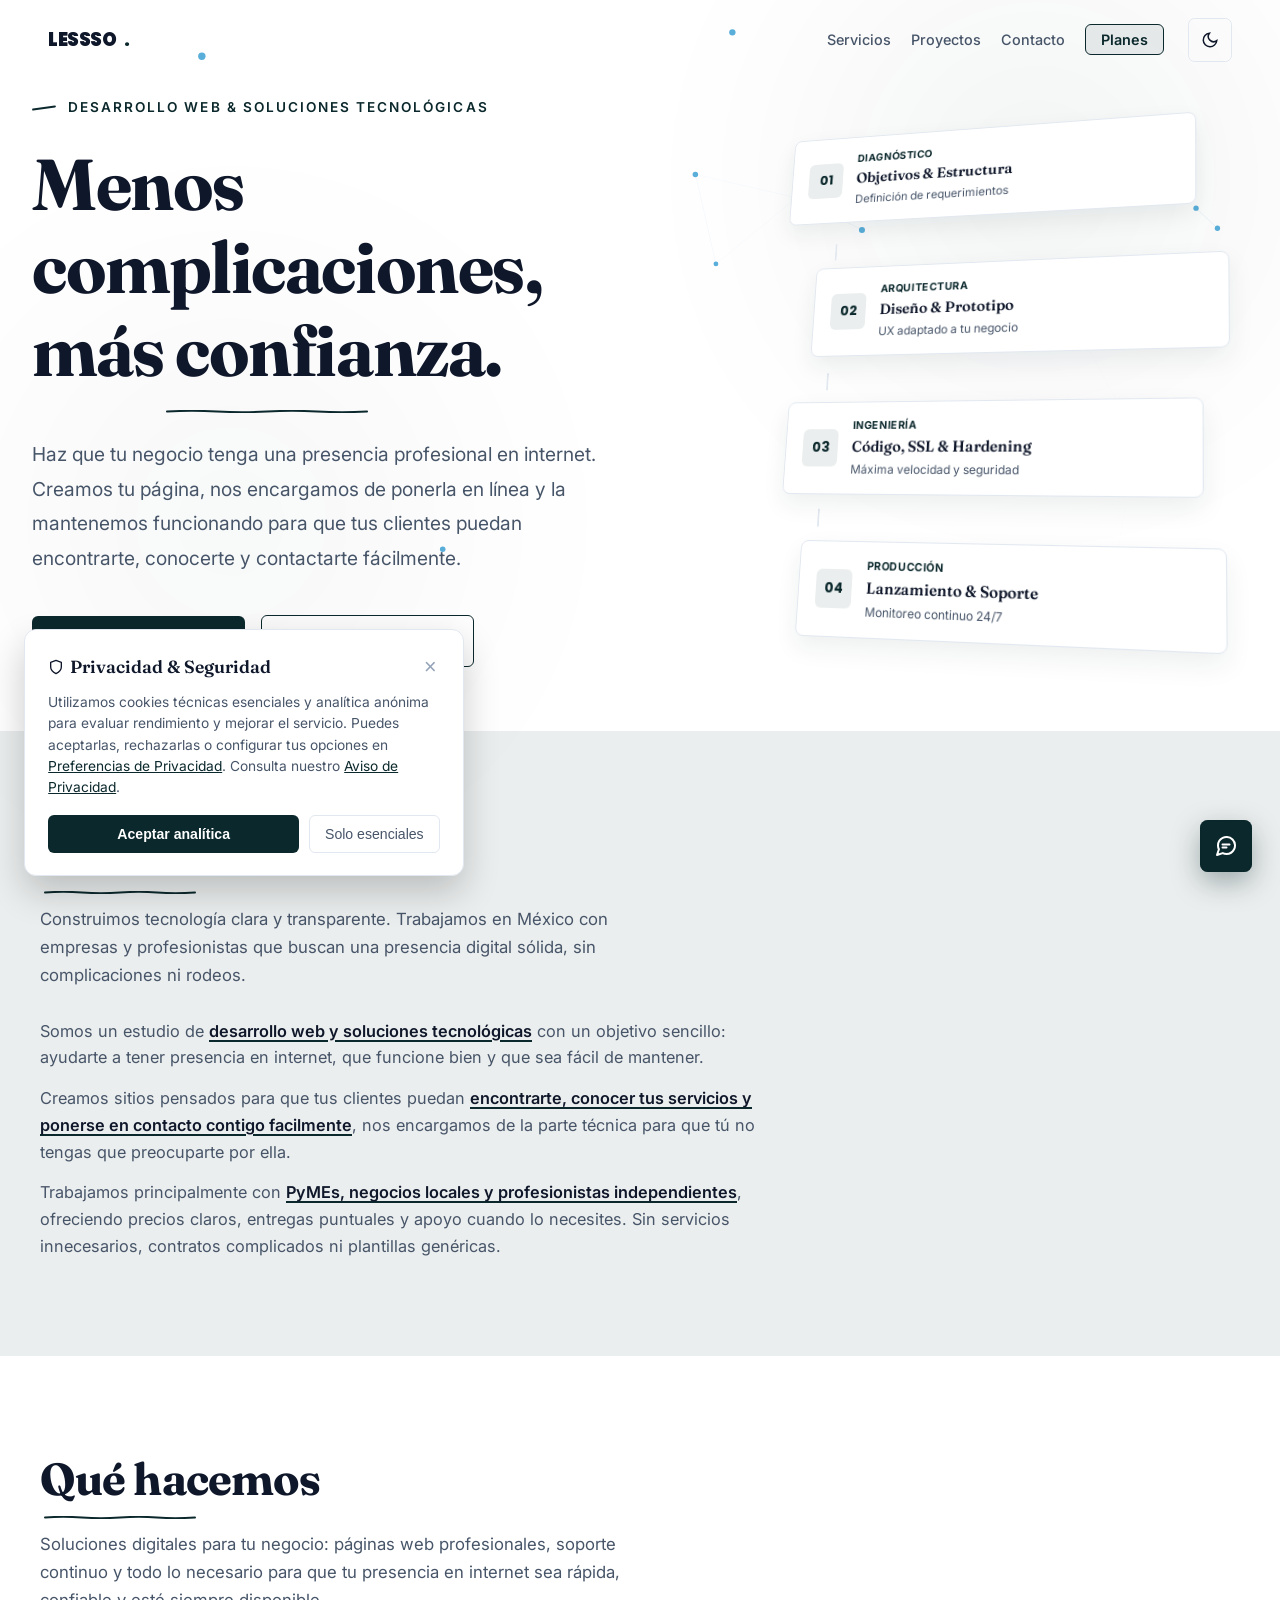
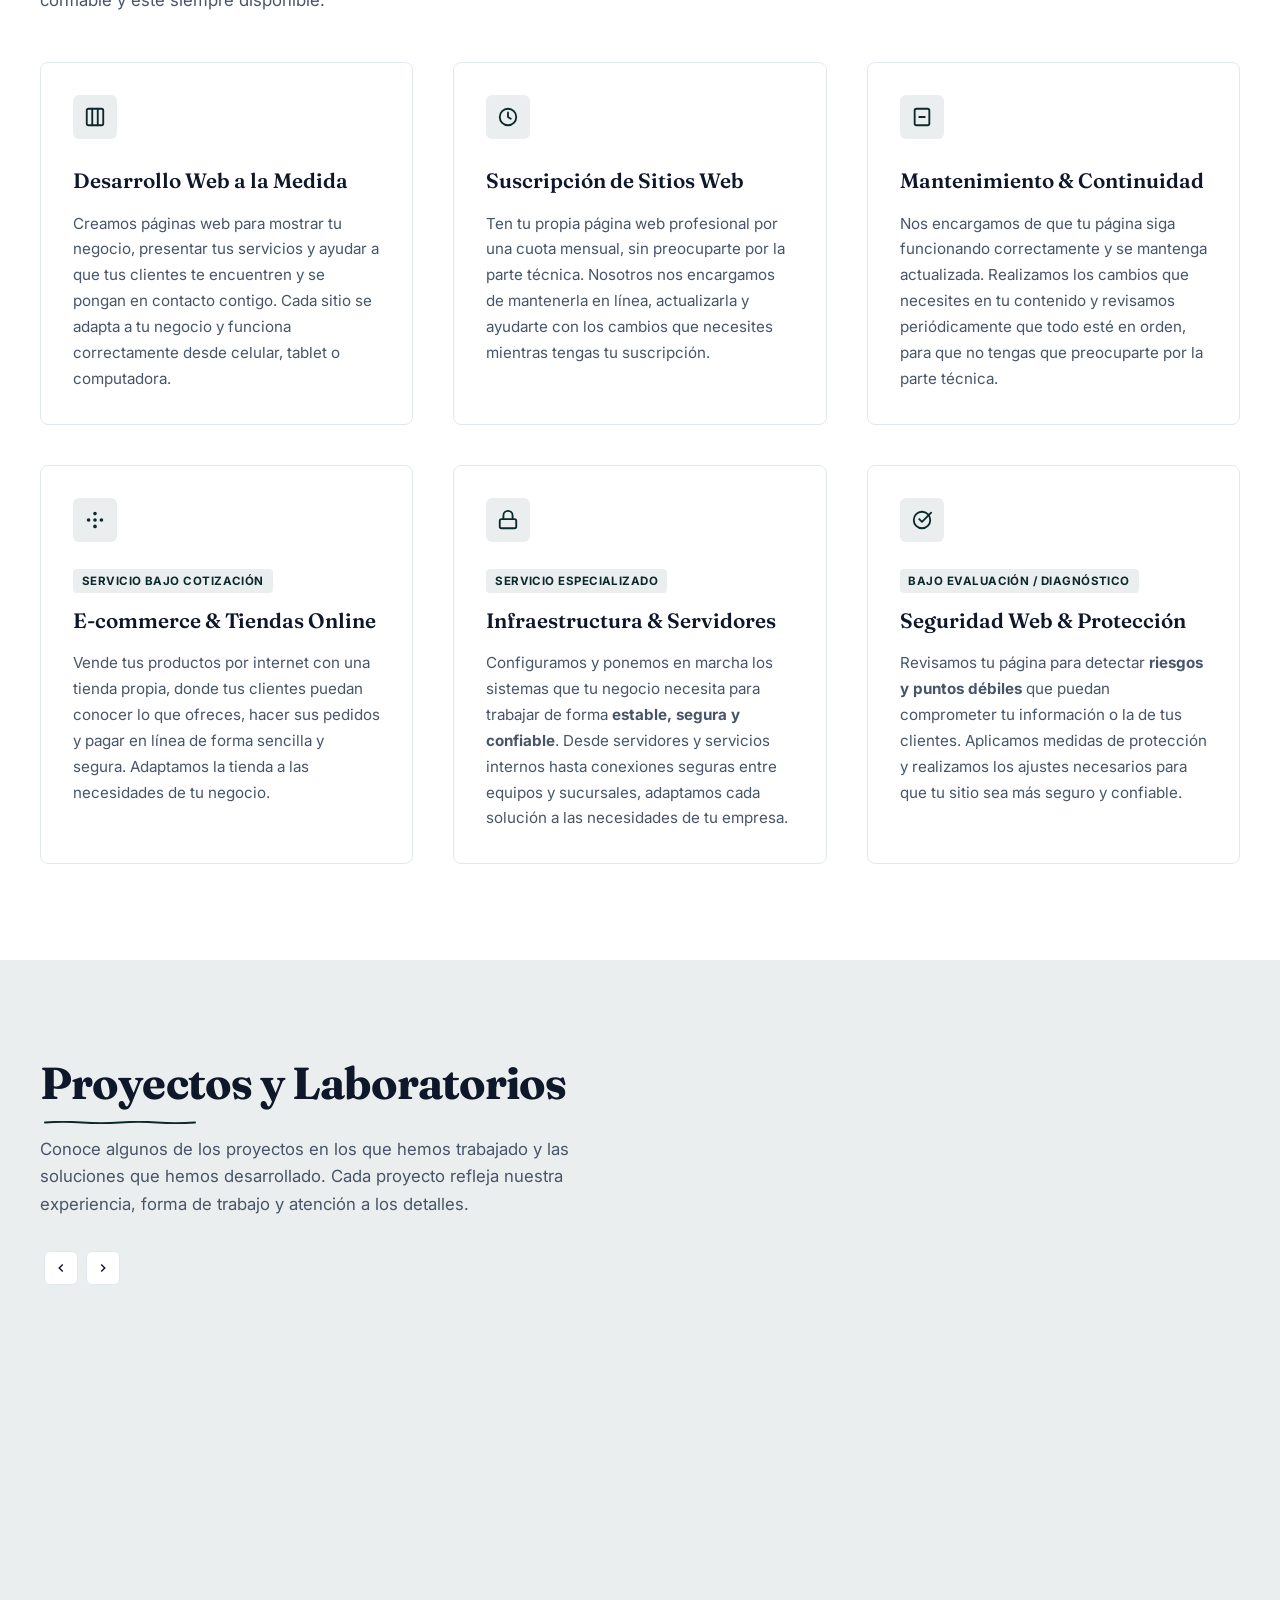
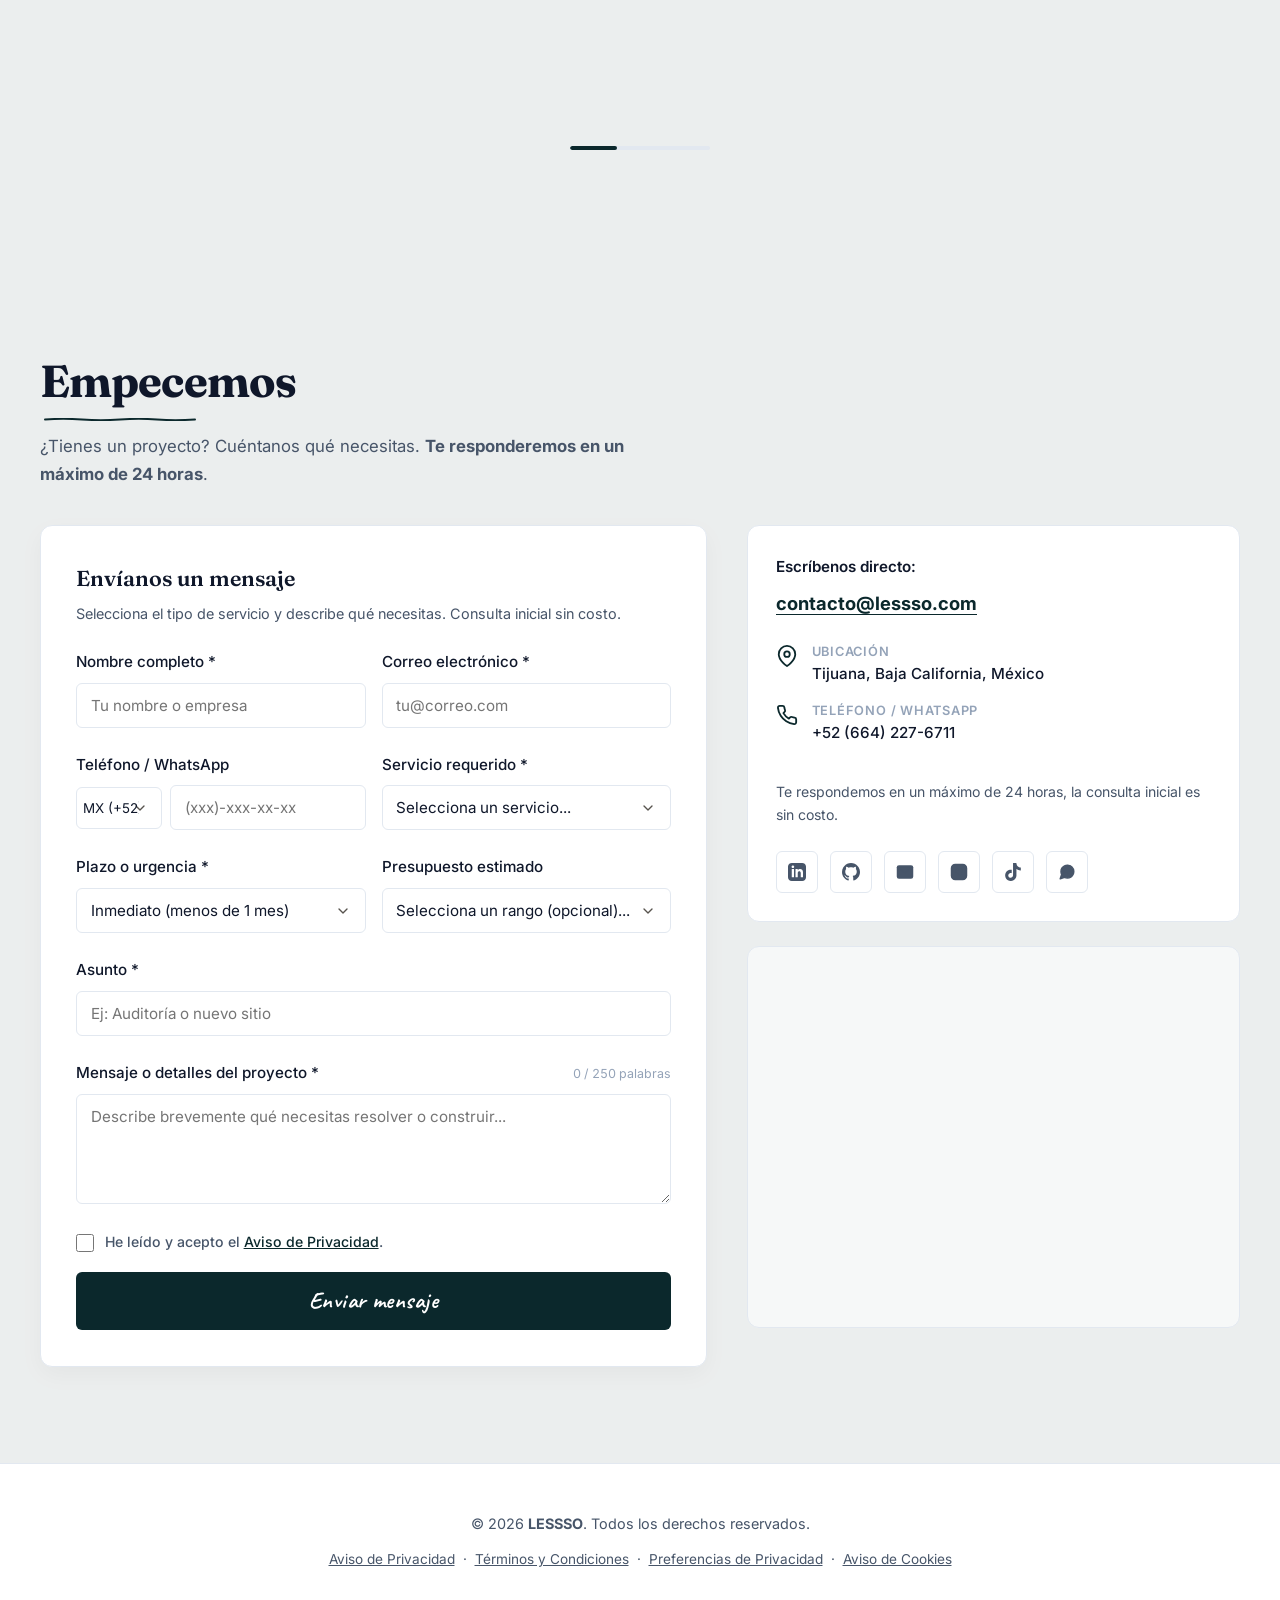
<file: index.html>
<!DOCTYPE html>
<html lang="es">

<head>
  <meta charset="UTF-8">
  <meta name="viewport" content="width=device-width, initial-scale=1.0, viewport-fit=cover">
  <title>Inicio | LESSSO</title>
  <meta name="description"
    content="Desarrollo web profesional, sistemas digitales e infraestructura tecnológica para PyMEs en México. Dominio, alojamiento y soporte continuo.">
  <meta name="author" content="LESSSO">
  <meta name="robots" content="index, follow, max-image-preview:large, max-snippet:-1">
  <link rel="canonical" href="https://lessso.com/">
  <meta name="geo.region" content="MX">
  <meta name="geo.placename" content="México">
  <!-- Open Graph -->
  <meta property="og:type" content="website">
  <meta property="og:site_name" content="LESSSO">
  <meta property="og:title" content="LESSSO — Desarrollo Web y Soluciones Tecnológicas">
  <meta property="og:description"
    content="Desarrollo web profesional con dominio, alojamiento y mantenimiento continuo. Tecnología transparente y a tu medida para PyMEs en México.">
  <meta property="og:url" content="https://lessso.com/">
  <meta property="og:locale" content="es_MX">
  <meta property="og:image" content="https://lessso.com/og-image.jpg">
  <meta property="og:image:width" content="1200">
  <meta property="og:image:height" content="630">
  <!-- Twitter Card -->
  <meta name="twitter:card" content="summary_large_image">
  <meta name="twitter:title" content="LESSSO — Desarrollo Web y Soluciones Tecnológicas">
  <meta name="twitter:description"
    content="Desarrollo web profesional con alojamiento, dominio y mantenimiento continuo para negocios en México.">
  <meta name="twitter:image" content="https://lessso.com/og-image.jpg">
  <!-- Datos estructurados JSON-LD -->
  <script type="application/ld+json">
  {
    "@context": "https://schema.org",
    "@type": "ProfessionalService",
    "name": "LESSSO",
    "description": "Desarrollo web y soluciones tecnológicas para PyMEs y profesionistas en México: páginas web profesionales, desarrollo a la medida, mantenimiento continuo, infraestructura Linux y seguridad web.",
    "url": "https://lessso.com/",
    "email": "contacto@lessso.com",
    "telephone": "+52-664-227-6711",
    "areaServed": { "@type": "Country", "name": "México" },
    "priceRange": "$$",
    "knowsAbout": ["Desarrollo Web", "Suscripción de Sitios Web", "Mantenimiento Web", "Infraestructura Linux", "Redes Corporativas", "Seguridad Web"],
    "makesOffer": [
      { "@type": "Offer", "itemOffered": { "@type": "Service", "name": "Suscripción de Páginas Web" } },
      { "@type": "Offer", "itemOffered": { "@type": "Service", "name": "Desarrollo Web a la Medida" } },
      { "@type": "Offer", "itemOffered": { "@type": "Service", "name": "Mantenimiento Técnico Continuo" } },
      { "@type": "Offer", "itemOffered": { "@type": "Service", "name": "Infraestructura & Servidores Linux" } }
    ]
  }
  </script>
  <meta name="theme-color" content="#ffffff" id="metaTheme">
  <link rel="icon" type="image/svg+xml" href="assets/img/favicon.svg">
  <link rel="preconnect" href="https://fonts.googleapis.com">
  <link rel="preconnect" href="https://fonts.gstatic.com" crossorigin>
  <link
    href="https://fonts.googleapis.com/css2?family=Poppins:wght@700;900&family=Fraunces:wght@400;600;700&family=Inter:wght@400;500;600&family=Caveat:wght@500;700&display=swap"
    rel="stylesheet">
  <!-- Detección temprana y control fail-safe del tema (Cero FOUC) -->
  <script>
    (function () {
      var STORAGE_KEY = 'lessso-theme';
      var theme = 'light';
      try {
        document.documentElement.classList.add('js');
        var stored = localStorage.getItem(STORAGE_KEY);
        if (stored === 'dark' || stored === 'light') {
          theme = stored;
        } else if (window.matchMedia && window.matchMedia('(prefers-color-scheme: dark)').matches) {
          theme = 'dark';
        }
        document.documentElement.setAttribute('data-theme', theme);
        document.documentElement.classList.toggle('dark', theme === 'dark');
        document.documentElement.classList.toggle('light', theme === 'light');
        var meta = document.getElementById('metaTheme') || document.querySelector('meta[name="theme-color"]');
        if (meta) meta.setAttribute('content', theme === 'dark' ? '#0c0a09' : '#fafaf9');
      } catch (e) { }
      // Manejador infalible de clics: activo de inmediato en local (file://) y web
      function attachThemeListener() {
        if (window.__lesssoThemeListenerAttached) return;
        window.__lesssoThemeListenerAttached = true;
        document.addEventListener('click', function (e) {
          var btn = e.target.closest('#themeToggle, .theme-toggle');
          if (!btn) return;
          e.preventDefault();
          var current = document.documentElement.getAttribute('data-theme') === 'dark' ? 'dark' : 'light';
          var next = current === 'dark' ? 'light' : 'dark';
          document.documentElement.setAttribute('data-theme', next);
          document.documentElement.classList.toggle('dark', next === 'dark');
          document.documentElement.classList.toggle('light', next === 'light');
          if (document.body) {
            document.body.setAttribute('data-theme', next);
            document.body.classList.toggle('dark', next === 'dark');
            document.body.classList.toggle('light', next === 'light');
          }
          try { localStorage.setItem(STORAGE_KEY, next); } catch (err) { }
          var metaEl = document.getElementById('metaTheme') || document.querySelector('meta[name="theme-color"]');
          if (metaEl) metaEl.setAttribute('content', next === 'dark' ? '#0b0f19' : '#ffffff');
          var label = next === 'dark' ? 'Cambiar a modo claro' : 'Cambiar a modo oscuro';
          var allToggles = document.querySelectorAll('#themeToggle, .theme-toggle');
          for (var i = 0; i < allToggles.length; i++) {
            allToggles[i].setAttribute('aria-label', label);
            allToggles[i].setAttribute('title', label);
          }
          document.dispatchEvent(new CustomEvent('lessso:themechange', { detail: { theme: next } }));
        });
      }

      function attachHeaderNav() {
        var header = document.getElementById('header');
        if (!header) return;

        var lastY = window.pageYOffset || document.documentElement.scrollTop || 0;
        var threshold = 8;

        window.addEventListener('scroll', function () {
          var y = window.pageYOffset || document.documentElement.scrollTop || 0;
          if (y > 20) {
            header.classList.add('scrolled');
          } else {
            header.classList.remove('scrolled');
          }

          var isNavOpen = header.classList.contains('is-nav-open');
          if (y <= 60 || isNavOpen) {
            header.classList.remove('header--hidden');
            lastY = y;
          } else {
            var diff = y - lastY;
            if (diff > threshold) {
              header.classList.add('header--hidden');
              lastY = y;
            } else if (diff < -threshold) {
              header.classList.remove('header--hidden');
              lastY = y;
            }
          }
        }, { passive: true });

        var navToggle = document.getElementById('navToggle');
        if (navToggle && !navToggle.__lesssoNavAttached) {
          navToggle.__lesssoNavAttached = true;
          navToggle.addEventListener('click', function (e) {
            e.stopPropagation();
            var isOpen = header.classList.toggle('is-nav-open');
            if (isOpen) {
              header.classList.remove('header--hidden');
            }
            navToggle.setAttribute('aria-expanded', isOpen ? 'true' : 'false');
            navToggle.setAttribute('aria-label', isOpen ? 'Cerrar menú' : 'Abrir menú');
          });

          var links = header.querySelectorAll('.nav-links a');
          for (var j = 0; j < links.length; j++) {
            links[j].addEventListener('click', function () {
              header.classList.remove('is-nav-open');
              navToggle.setAttribute('aria-expanded', 'false');
              navToggle.setAttribute('aria-label', 'Abrir menú');
            });
          }

          document.addEventListener('click', function (e) {
            if (!header.contains(e.target) && header.classList.contains('is-nav-open')) {
              header.classList.remove('is-nav-open');
              navToggle.setAttribute('aria-expanded', 'false');
              navToggle.setAttribute('aria-label', 'Abrir menú');
            }
          });

          document.addEventListener('keydown', function (e) {
            if (e.key === 'Escape' && header.classList.contains('is-nav-open')) {
              header.classList.remove('is-nav-open');
              navToggle.setAttribute('aria-expanded', 'false');
              navToggle.setAttribute('aria-label', 'Abrir menú');
              navToggle.focus();
            }
          });
        }
      }

      function attachProjectsCarousel() {
        var slider = document.getElementById('projectsSlider');
        if (!slider) return;

        var prevBtn = document.getElementById('projPrevBtn');
        var nextBtn = document.getElementById('projNextBtn');
        var progressBar = document.getElementById('carouselProgressBar');
        var cards = slider.querySelectorAll('.project');

        function getStep() {
          var card = slider.querySelector('.project');
          if (!card) return 350;
          return card.offsetWidth + 28;
        }

        function getCurrentIndex() {
          return Math.round(slider.scrollLeft / getStep());
        }

        function scrollToCard(index) {
          var step = getStep();
          var clamped = Math.max(0, Math.min(index, cards.length - 1));
          slider.scrollTo({
            left: clamped * step,
            behavior: 'smooth'
          });
        }

        if (prevBtn) {
          prevBtn.addEventListener('click', function () {
            scrollToCard(getCurrentIndex() - 1);
          });
        }

        if (nextBtn) {
          nextBtn.addEventListener('click', function () {
            scrollToCard(getCurrentIndex() + 1);
          });
        }

        function updateIndicators() {
          var maxScroll = slider.scrollWidth - slider.clientWidth;
          var progress = maxScroll > 0 ? Math.max(0, Math.min(1, slider.scrollLeft / maxScroll)) : 0;

          if (progressBar) {
            var track = progressBar.parentElement;
            var trackWidth = track ? track.offsetWidth : 140;
            var count = cards.length || 3;
            var barWidth = trackWidth / count;
            progressBar.style.width = barWidth + 'px';
            var travel = trackWidth - barWidth;
            progressBar.style.transform = 'translateX(' + (progress * travel) + 'px)';
          }
        }

        slider.addEventListener('scroll', updateIndicators, { passive: true });
        window.addEventListener('resize', updateIndicators, { passive: true });
        updateIndicators();
      }

      function attachPhoneMaskAndCounter() {
        var phone = document.getElementById('phone');
        if (phone) {
          phone.addEventListener('input', function () {
            var digits = this.value.replace(/\D/g, '').slice(0, 10);
            var formatted = '';
            if (digits.length > 0) {
              if (digits.length <= 3) {
                formatted = '(' + digits;
              } else if (digits.length <= 6) {
                formatted = '(' + digits.slice(0, 3) + ')-' + digits.slice(3);
              } else if (digits.length <= 8) {
                formatted = '(' + digits.slice(0, 3) + ')-' + digits.slice(3, 6) + '-' + digits.slice(6);
              } else {
                formatted = '(' + digits.slice(0, 3) + ')-' + digits.slice(3, 6) + '-' + digits.slice(6, 8) + '-' + digits.slice(8, 10);
              }
            }
            this.value = formatted;
          });
        }

        var message = document.getElementById('message');
        var counter = document.getElementById('messageCounter');
        if (message && counter) {
          function updateCounter() {
            var text = message.value.trim();
            var words = text ? text.split(/\s+/).filter(Boolean).length : 0;
            counter.textContent = words + ' / 250 palabras';
            if (words > 250) {
              counter.classList.add('counter-limit');
            } else {
              counter.classList.remove('counter-limit');
            }
          }
          message.addEventListener('input', updateCounter);
          updateCounter();
        }
      }

      if (document.readyState === 'loading') {
        document.addEventListener('DOMContentLoaded', function () {
          attachThemeListener();
          attachHeaderNav();
          attachProjectsCarousel();
          attachPhoneMaskAndCounter();
        });
      } else {
        attachThemeListener();
        attachHeaderNav();
        attachProjectsCarousel();
        attachPhoneMaskAndCounter();
      }
    })();
  </script>
  <!-- Google Consent Mode v2 (Default: Denied salvo consentimiento previo del usuario) -->
  <script>
    window.dataLayer = window.dataLayer || [];
    function gtag() { dataLayer.push(arguments); }
    var savedConsent = null;
    try { savedConsent = localStorage.getItem('lessso-cookie-consent'); } catch (e) { }
    gtag('consent', 'default', {
      'ad_storage': 'denied',
      'ad_user_data': 'denied',
      'ad_personalization': 'denied',
      'analytics_storage': savedConsent === 'granted' ? 'granted' : 'denied',
      'wait_for_update': 500
    });
  </script>
  <!-- Google tag (gtag.js) -->
  <script async src="https://www.googletagmanager.com/gtag/js?id=G-229MRPLGXM"></script>
  <script>
    gtag('js', new Date());
    gtag('config', 'G-229MRPLGXM');
  </script>
  <!-- Estilos y Script Principal -->
  <link rel="stylesheet" href="assets/css/style.css">
  <script type="module" src="assets/js/pages/home.js"></script>
</head>

<body>
  <!-- SVG filter wobble -->
  <svg width="0" height="0" style="position:absolute" aria-hidden="true">
    <defs>
      <filter id="wobble">
        <feTurbulence type="fractalNoise" baseFrequency="0.03" numOctaves="2" result="noise" />
        <feDisplacementMap in="SourceGraphic" in2="noise" scale="2" />
      </filter>
    </defs>
  </svg>
  <!-- Header -->
  <header class="site-header" id="header">
    <a href="index.html" class="brand">LESSSO<em>.</em></a>
    <nav class="site-nav" aria-label="Navegación principal">
      <ul class="nav-links" id="primaryNav">
        <li><a href="#servicios">Servicios</a></li>
        <li><a href="#proyectos">Proyectos</a></li>
        <li><a href="#contact">Contacto</a></li>
        <li><a href="suscripciones.html" class="nav-cta">Planes</a></li>
      </ul>
      <button class="theme-toggle" id="themeToggle" type="button" aria-label="Cambiar tema" title="Cambiar tema">
        <svg class="icon-moon" viewBox="0 0 24 24" fill="none" stroke="currentColor" stroke-width="2">
          <path d="M21 12.8A9 9 0 1 1 11.2 3a7 7 0 0 0 9.8 9.8z" />
        </svg>
        <svg class="icon-sun" viewBox="0 0 24 24" fill="none" stroke="currentColor" stroke-width="2">
          <circle cx="12" cy="12" r="4" />
          <path d="M12 2v2m0 16v2M4.9 4.9l1.4 1.4m11.4 11.4 1.4 1.4M2 12h2m16 0h2M4.9 19.1l1.4-1.4M17.7 6.3l1.4-1.4" />
        </svg>
      </button>
      <button class="nav-toggle" id="navToggle" type="button" aria-label="Abrir menú" aria-expanded="false"
        aria-controls="primaryNav">
        <svg class="icon-menu" viewBox="0 0 24 24" fill="none" stroke="currentColor" stroke-width="2"
          stroke-linecap="round" stroke-linejoin="round" aria-hidden="true">
          <line x1="3" y1="12" x2="21" y2="12" />
          <line x1="3" y1="6" x2="21" y2="6" />
          <line x1="3" y1="18" x2="21" y2="18" />
        </svg>
        <svg class="icon-close" viewBox="0 0 24 24" fill="none" stroke="currentColor" stroke-width="2"
          stroke-linecap="round" stroke-linejoin="round" aria-hidden="true">
          <line x1="18" y1="6" x2="6" y2="18" />
          <line x1="6" y1="6" x2="18" y2="18" />
        </svg>
      </button>
    </nav>
  </header>
  <!-- Hero -->
  <section class="hero">
    <canvas id="canvas-bg"></canvas>
    <div class="hero-layout">
      <div class="hero-content">
        <div class="hero-label">Desarrollo Web & Soluciones Tecnológicas</div>
        <h1>Menos complicaciones, <span class="underline">más confianza.</span></h1>
        <p class="hero-desc">Haz que tu negocio tenga una presencia profesional en internet. Creamos tu página, nos
          encargamos de ponerla en línea y la mantenemos funcionando para que tus clientes puedan encontrarte, conocerte
          y contactarte fácilmente.</p>
        <div class="hero-actions">
          <a href="suscripciones.html" class="cta">Ver planes y precios</a>
          <a href="#contact" class="cta cta--ghost">Solicitar cotización</a>
        </div>
      </div>
      <!-- Roadmap Interactivo 3D del Proceso (Lado derecho en pantallas completas) -->
      <div class="hero-roadmap-3d" aria-hidden="true">
        <div class="roadmap-scene">
          <div class="roadmap-stage-card step-1">
            <div class="stage-pin">
              <span class="stage-num">01</span>
              <span class="stage-pulse"></span>
            </div>
            <div class="stage-info">
              <span class="stage-tag">Diagnóstico</span>
              <h4>Objetivos & Estructura</h4>
              <span class="stage-detail">Definición de requerimientos</span>
            </div>
          </div>

          <div class="roadmap-connector-3d connector-1-2">
            <div class="connector-beam"></div>
          </div>

          <div class="roadmap-stage-card step-2">
            <div class="stage-pin">
              <span class="stage-num">02</span>
              <span class="stage-pulse"></span>
            </div>
            <div class="stage-info">
              <span class="stage-tag">Arquitectura</span>
              <h4>Diseño & Prototipo</h4>
              <span class="stage-detail">UX adaptado a tu negocio</span>
            </div>
          </div>

          <div class="roadmap-connector-3d connector-2-3">
            <div class="connector-beam"></div>
          </div>

          <div class="roadmap-stage-card step-3">
            <div class="stage-pin">
              <span class="stage-num">03</span>
              <span class="stage-pulse"></span>
            </div>
            <div class="stage-info">
              <span class="stage-tag">Ingeniería</span>
              <h4>Código, SSL & Hardening</h4>
              <span class="stage-detail">Máxima velocidad y seguridad</span>
            </div>
          </div>

          <div class="roadmap-connector-3d connector-3-4">
            <div class="connector-beam"></div>
          </div>

          <div class="roadmap-stage-card step-4">
            <div class="stage-pin">
              <span class="stage-num">04</span>
              <span class="stage-pulse"></span>
            </div>
            <div class="stage-info">
              <span class="stage-tag">Producción</span>
              <h4>Lanzamiento & Soporte</h4>
              <span class="stage-detail">Monitoreo continuo 24/7</span>
            </div>
          </div>
        </div>
      </div>
    </div>
  </section>
  <!-- About -->
  <section class="about-section">
    <div class="container">
      <div class="section-header">
        <h2>Sobre LESSSO</h2>
        <div class="section-intro">Construimos tecnología clara y transparente. Trabajamos en México con empresas y
          profesionistas que buscan una presencia digital sólida, sin complicaciones ni rodeos.</div>
      </div>
      <div class="about-text reveal">
        <p>Somos un estudio de <strong>desarrollo web y soluciones tecnológicas</strong> con un objetivo sencillo:
          ayudarte a tener presencia en internet, que funcione bien y que sea fácil de mantener.</p>
        <p>Creamos sitios pensados para que tus clientes puedan <strong> encontrarte, conocer tus servicios y ponerse en
            contacto contigo facilmente</strong>, nos encargamos de la parte técnica para que tú no tengas que
          preocuparte por ella.</p>
        <p>Trabajamos principalmente con <strong>PyMEs, negocios locales y profesionistas independientes</strong>,
          ofreciendo precios claros, entregas puntuales y apoyo cuando lo necesites. Sin servicios innecesarios,
          contratos complicados ni plantillas genéricas.</p>
      </div>
    </div>
  </section>
  <!-- Services -->
  <section id="servicios">
    <div class="container">
      <div class="section-header">
        <h2>Qué hacemos</h2>
        <div class="section-intro">Soluciones digitales para tu negocio: páginas web profesionales, soporte continuo y
          todo lo necesario para que tu presencia en internet sea rápida, confiable y esté siempre disponible.</div>
      </div>
      <div class="services-grid">
        <div class="service reveal">
          <div class="service-icon">
            <svg viewBox="0 0 24 24">
              <rect x="3" y="3" width="18" height="18" rx="2" />
              <path d="M9 3v18M15 3v18" />
            </svg>
          </div>
          <h3>Desarrollo Web a la Medida</h3>
          <p>Creamos páginas web para mostrar tu negocio, presentar tus servicios y ayudar a que tus clientes te
            encuentren y se pongan en contacto contigo. Cada sitio se adapta a tu negocio y funciona correctamente desde
            celular, tablet o computadora.</p>
        </div>
        <div class="service reveal">
          <div class="service-icon">
            <svg viewBox="0 0 24 24">
              <circle cx="12" cy="12" r="9" />
              <path d="M12 7v5l3 2" />
            </svg>
          </div>
          <h3>Suscripción de Sitios Web</h3>
          <p>Ten tu propia página web profesional por una cuota mensual, sin preocuparte por la parte técnica. Nosotros
            nos encargamos de mantenerla en línea, actualizarla y ayudarte con los cambios que necesites mientras tengas
            tu suscripción.</p>
        </div>
        <div class="service reveal">
          <div class="service-icon">
            <svg viewBox="0 0 24 24">
              <path d="M4 19V5a2 2 0 0 1 2-2h12a2 2 0 0 1 2 2v14a2 2 0 0 1-2 2H6a2 2 0 0 1-2-2z" />
              <path d="M9 12h6" />
            </svg>
          </div>
          <h3>Mantenimiento & Continuidad</h3>
          <p>Nos encargamos de que tu página siga funcionando correctamente y se mantenga actualizada. Realizamos los
            cambios que necesites en tu contenido y revisamos periódicamente que todo esté en orden, para que no tengas
            que preocuparte por la parte técnica.</p>
        </div>
        <div class="service reveal">
          <div class="service-icon">
            <svg viewBox="0 0 24 24">
              <circle cx="12" cy="12" r="1" />
              <circle cx="19" cy="12" r="1" />
              <circle cx="5" cy="12" r="1" />
              <circle cx="12" cy="19" r="1" />
              <circle cx="12" cy="5" r="1" />
            </svg>
          </div>
          <span class="service-badge">Servicio bajo cotización</span>
          <h3>E-commerce & Tiendas Online</h3>
          <p>Vende tus productos por internet con una tienda propia, donde tus clientes puedan conocer lo que ofreces,
            hacer sus pedidos y pagar en línea de forma sencilla y segura. Adaptamos la tienda a las necesidades de tu
            negocio.</p>
        </div>
        <div class="service reveal">
          <div class="service-icon">
            <svg viewBox="0 0 24 24">
              <rect x="3" y="11" width="18" height="10" rx="2" />
              <path d="M7 11V7a5 5 0 0 1 10 0v4" />
            </svg>
          </div>
          <span class="service-badge">Servicio especializado</span>
          <h3>Infraestructura & Servidores</h3>
          <p>Configuramos y ponemos en marcha los sistemas que tu negocio necesita para trabajar de forma
            <strong>estable, segura y confiable</strong>. Desde servidores y servicios internos hasta conexiones seguras
            entre equipos y sucursales, adaptamos cada solución a las necesidades de tu empresa.
          </p>
        </div>
        <div class="service reveal">
          <div class="service-icon">
            <svg viewBox="0 0 24 24">
              <path d="M9 11l3 3L22 4" />
              <path d="M21 12a9 9 0 1 1-18 0 9 9 0 0 1 18 0z" />
            </svg>
          </div>
          <span class="service-badge">Bajo evaluación / diagnóstico</span>
          <h3>Seguridad Web & Protección</h3>
          <p>Revisamos tu página para detectar <strong>riesgos y puntos débiles</strong> que puedan comprometer tu
            información o la de tus clientes. Aplicamos medidas de protección y realizamos los ajustes necesarios para
            que tu sitio sea más seguro y confiable.</p>
        </div>
      </div>
    </div>
  </section>
  <!-- Proyectos -->
  <section id="proyectos" class="about-section">
    <div class="container">
      <div class="section-header">
        <h2>Proyectos y Laboratorios</h2>
        <div class="section-intro">Conoce algunos de los proyectos en los que hemos trabajado y las soluciones que hemos
          desarrollado. Cada proyecto refleja nuestra experiencia, forma de trabajo y atención a los detalles.</div>
      </div>
      <div class="projects-carousel-wrapper">
        <div class="projects-carousel-bar">
          <div class="carousel-arrows">
            <button type="button" class="carousel-arrow prev" id="projPrevBtn" aria-label="Proyecto anterior">
              <svg viewBox="0 0 24 24" fill="none" stroke="currentColor" stroke-width="2.5">
                <polyline points="15 18 9 12 15 6" />
              </svg>
            </button>
            <button type="button" class="carousel-arrow next" id="projNextBtn" aria-label="Siguiente proyecto">
              <svg viewBox="0 0 24 24" fill="none" stroke="currentColor" stroke-width="2.5">
                <polyline points="9 18 15 12 9 6" />
              </svg>
            </button>
          </div>
        </div>
        <div class="projects-grid" id="projectsSlider">
          <!-- Proyecto 1: Portal Comercial -->
          <article class="project reveal">
            <div class="project-window">
              <div class="window-dots" aria-hidden="true">
                <span></span><span></span><span></span>
              </div>
              <div class="window-url">lessso.com/portal-comercial</div>
            </div>
            <div class="project-preview">
              <div class="preview-badge-row">
                <span class="preview-chip"><span class="preview-chip-dot"></span>Producción</span>
                <span class="preview-stat">Lighthouse 98+ · Carga &lt;1s</span>
              </div>
            </div>
            <div class="project-body">
              <div class="project-tags">
                <span class="project-tag">Desarrollo Web</span>
                <span class="project-tag">Alto Rendimiento</span>
              </div>
              <h3>Portal Comercial & Gestión de Contactos</h3>
              <p>Sitio web corporativo veloz y optimizado para móviles, con validación de formularios en servidor,
                integración continua hacia CRM y tiempos de carga instantáneos.</p>
              <a class="project-link" href="#contact">Consultar detalles o demo →</a>
            </div>
          </article>

          <!-- Proyecto 2: Infraestructura y Redes -->
          <article class="project reveal">
            <div class="project-window">
              <div class="window-dots" aria-hidden="true">
                <span></span><span></span><span></span>
              </div>
              <div class="window-url">lessso.com/redes-infraestructura</div>
            </div>
            <div class="project-preview">
              <div class="preview-badge-row">
                <span class="preview-chip"><span class="preview-chip-dot"></span>Enlace Activo</span>
                <span class="preview-stat">Túnel Cifrado WireGuard · UFW</span>
              </div>
            </div>
            <div class="project-body">
              <div class="project-tags">
                <span class="project-tag">Redes</span>
                <span class="project-tag">Servidores Linux</span>
              </div>
              <h3>Infraestructura de Red & VPN Segura</h3>
              <p>Conectividad punto a punto cifrada entre oficinas, segmentación de redes internas y configuración de
                servidores Linux con cortafuegos perimetral endurecido.</p>
              <a class="project-link" href="#contact">Consultar diseño técnico →</a>
            </div>
          </article>

          <!-- Proyecto 3: Seguridad Web -->
          <article class="project reveal">
            <div class="project-window">
              <div class="window-dots" aria-hidden="true">
                <span></span><span></span><span></span>
              </div>
              <div class="window-url">lessso.com/seguridad-web</div>
            </div>
            <div class="project-preview">
              <div class="preview-badge-row">
                <span class="preview-chip"><span class="preview-chip-dot"></span>Blindaje Web</span>
                <span class="preview-stat">Cabeceras CSP · HSTS Activo</span>
              </div>
            </div>
            <div class="project-body">
              <div class="project-tags">
                <span class="project-tag">Seguridad Web</span>
                <span class="project-tag">Protección de Datos</span>
              </div>
              <h3>Blindaje Web & Prevención OWASP</h3>
              <p>Políticas de seguridad avanzadas en el navegador, prevención de inyecciones y captura segura de
                información sensible para proteger la reputación de tu empresa.</p>
              <a class="project-link" href="#contact">Solicitar diagnóstico de seguridad →</a>
            </div>
          </article>
        </div>
        <!-- Barra de progreso de proyectos (indicador único) -->
        <div class="carousel-progress-track" aria-hidden="true">
          <div class="carousel-progress-bar" id="carouselProgressBar"></div>
        </div>
      </div>
    </div>
  </section>
  <!-- Contact -->
  <section class="contact-section" id="contact">
    <div class="container">
      <div class="section-header">
        <h2>Empecemos</h2>
        <div class="section-intro">¿Tienes un proyecto? Cuéntanos qué necesitas. <strong>Te responderemos en un máximo
            de 24 horas</strong>.</div>
      </div>
      <div class="contact-grid reveal">
        <!-- Columna 1: Formulario con opciones enriquecidas -->
        <div class="contact-form-card">
          <h3>Envíanos un mensaje</h3>
          <p class="form-subtitle">Selecciona el tipo de servicio y describe qué necesitas. Consulta inicial sin costo.
          </p>
          <form name="contacto" method="POST" action="/.netlify/functions/contacto" data-netlify="true"
            data-netlify-honeypot="bot-field" id="contactForm">
            <!-- Identificador para Netlify Forms -->
            <input type="hidden" name="form-name" value="contacto">
            <!-- Honeypot anti-spam oculto con atributos de inaccesibilidad -->
            <p style="position: absolute; left: -9999px; opacity: 0; pointer-events: none;" aria-hidden="true">
              <label>No completes este campo: <input name="bot-field" tabindex="-1" autocomplete="off"></label>
            </p>
            <div class="form-row">
              <div class="form-group">
                <label for="name">Nombre completo *</label>
                <input type="text" id="name" name="name" required minlength="2" maxlength="100" autocomplete="name"
                  placeholder="Tu nombre o empresa">
              </div>
              <div class="form-group">
                <label for="email">Correo electrónico *</label>
                <input type="email" id="email" name="email" required maxlength="150" autocomplete="email"
                  placeholder="tu@correo.com">
              </div>
            </div>
            <div class="form-row">
              <div class="form-group">
                <label for="phone">Teléfono / WhatsApp</label>
                <div class="phone-input-row">
                  <select id="phoneLada" name="phoneLada" class="phone-lada-select" aria-label="Lada de país">
                    <option value="+52" selected>MX (+52)</option>
                    <option value="+1">US/CA (+1)</option>
                    <option value="+502">GT (+502)</option>
                    <option value="+501">BZ (+501)</option>
                    <option value="+503">SV (+503)</option>
                    <option value="+504">HN (+504)</option>
                    <option value="+505">NI (+505)</option>
                    <option value="+506">CR (+506)</option>
                    <option value="+507">PA (+507)</option>
                    <option value="+57">CO (+57)</option>
                    <option value="+53">CU (+53)</option>
                    <option value="+1">DO (+1)</option>
                    <option value="+1">PR (+1)</option>
                    <option value="+54">AR (+54)</option>
                    <option value="+56">CL (+56)</option>
                    <option value="+51">PE (+51)</option>
                    <option value="+34">ES (+34)</option>
                  </select>
                  <input type="tel" id="phone" name="phone" inputmode="numeric" maxlength="17"
                    placeholder="(xxx)-xxx-xx-xx" autocomplete="tel-national">
                </div>
              </div>
              <div class="form-group">
                <label for="service">Servicio requerido *</label>
                <select id="service" name="service" required>
                  <option value="" disabled selected>Selecciona un servicio...</option>
                  <option value="Desarrollo Web a la Medida">Desarrollo Web a la Medida</option>
                  <option value="Suscripción Mensual de Página Web">Suscripción Mensual de Página Web</option>
                  <option value="Mantenimiento o Actualización Web">Mantenimiento o Actualización Web</option>
                  <option value="E-commerce / Tienda en Línea">E-commerce / Tienda en Línea (Bajo cotización)</option>
                  <option value="Infraestructura & Servidores Linux">Infraestructura & Servidores Linux (Especializado)
                  </option>
                  <option value="Seguridad Web & Hardening">Seguridad Web & Hardening (Evaluación)</option>
                  <option value="Cotización General o Duda">Cotización General o Consulta</option>
                </select>
              </div>
            </div>
            <div class="form-row">
              <div class="form-group">
                <label for="urgency">Plazo o urgencia *</label>
                <select id="urgency" name="urgency" required>
                  <option value="Inmediato / Menos de 1 mes">Inmediato (menos de 1 mes)</option>
                  <option value="1 a 3 meses">1 a 3 meses</option>
                  <option value="Solo explorando opciones">Solo explorando opciones</option>
                </select>
              </div>
              <div class="form-group">
                <label for="budget">Presupuesto estimado</label>
                <select id="budget" name="budget">
                  <option value="" selected>Selecciona un rango (opcional)...</option>
                  <option value="Plan por Suscripción">Plan por Suscripción Mensual</option>
                  <option value="Proyecto Inicial">Proyecto Inicial (Informativo / Landing)</option>
                  <option value="Proyecto Profesional">Proyecto Profesional (Corporativo / Catálogo)</option>
                  <option value="Proyecto Avanzado">Proyecto Avanzado (Plataforma / Integraciones)</option>
                  <option value="A la Medida / Por definir">A la Medida / Consulta inicial</option>
                </select>
              </div>
            </div>
            <div class="form-group">
              <label for="subject">Asunto *</label>
              <input type="text" id="subject" name="subject" required minlength="3" maxlength="120"
                placeholder="Ej: Auditoría o nuevo sitio">
            </div>
            <div class="form-group">
              <div class="form-label-row">
                <label for="message">Mensaje o detalles del proyecto *</label>
                <span class="char-counter" id="messageCounter" aria-live="polite">0 / 250 palabras</span>
              </div>
              <textarea id="message" name="message" required minlength="10" maxlength="1500" rows="4"
                placeholder="Describe brevemente qué necesitas resolver o construir..."></textarea>
            </div>
            <!-- Aceptación obligatoria del Aviso de Privacidad -->
            <div class="form-group form-privacy">
              <label class="checkbox-label">
                <input type="checkbox" id="privacyConsent" name="privacyConsent" required>
                <span>He leído y acepto el <a href="avisoPrivacidad.html" target="_blank" rel="noopener">Aviso de
                    Privacidad</a>.</span>
              </label>
            </div>
            <!-- Mensaje de estado tras envío -->
            <div id="formStatus" class="form-status" role="status" aria-live="polite" style="display: none;"></div>
            <button type="submit" class="form-submit" id="submitBtn">Enviar mensaje</button>
          </form>
        </div>
        <!-- Columna 2: Información de contacto directo + Mapa de Tijuana -->
        <div class="contact-side">
          <div class="contact-info-card">
            <div>
              <p class="contact-intro">Escríbenos directo:</p>
              <a href="mailto:contacto@lessso.com" class="contact-email">contacto@lessso.com</a>
              <div class="contact-details">
                <div class="contact-detail-item">
                  <svg width="22" height="22" viewBox="0 0 24 24" fill="none" stroke="currentColor" stroke-width="2"
                    stroke-linecap="round" stroke-linejoin="round" aria-hidden="true">
                    <path d="M21 10c0 7-9 13-9 13s-9-6-9-13a9 9 0 0 1 18 0z" />
                    <circle cx="12" cy="10" r="3" />
                  </svg>
                  <div class="contact-detail-text">
                    <strong>Ubicación</strong>
                    <span>Tijuana, Baja California, México</span>
                  </div>
                </div>
                <div class="contact-detail-item">
                  <svg width="22" height="22" viewBox="0 0 24 24" fill="none" stroke="currentColor" stroke-width="2"
                    stroke-linecap="round" stroke-linejoin="round" aria-hidden="true">
                    <path
                      d="M22 16.92v3a2 2 0 0 1-2.18 2 19.79 19.79 0 0 1-8.63-3.07 19.5 19.5 0 0 1-6-6 19.79 19.79 0 0 1-3.07-8.67A2 2 0 0 1 4.11 2h3a2 2 0 0 1 2 1.72 12.84 12.84 0 0 0 .7 2.81 2 2 0 0 1-.45 2.11L8.09 9.91a16 16 0 0 0 6 6l1.27-1.27a2 2 0 0 1 2.11-.45 12.84 12.84 0 0 0 2.81.7A2 2 0 0 1 22 16.92z" />
                  </svg>
                  <div class="contact-detail-text">
                    <strong>Teléfono / WhatsApp</strong>
                    <a href="https://wa.me/526642276711" target="_blank" rel="noopener">+52 (664) 227-6711</a>
                  </div>
                </div>
              </div>
            </div>
            <div>
              <p class="contact-note">Te respondemos en un máximo de 24 horas, la consulta inicial es sin costo.</p>
              <!-- Canales directos de contacto (solo iconos) -->
              <div class="social-links">
                <!-- LinkedIn -->
                <a href="https://www.linkedin.com/company/lessso/" class="social-icon" aria-label="LinkedIn"
                  title="LinkedIn" target="_blank" rel="noopener">
                  <svg viewBox="0 0 24 24" fill="currentColor">
                    <path
                      d="M19 0h-14c-2.761 0-5 2.239-5 5v14c0 2.761 2.239 5 5 5h14c2.762 0 5-2.239 5-5v-14c0-2.761-2.238-5-5-5zm-11 19h-3v-11h3v11zm-1.5-12.268c-.966 0-1.75-.79-1.75-1.764s.784-1.764 1.75-1.764 1.75.79 1.75 1.764-.783 1.764-1.75 1.764zm13.5 12.268h-3v-5.604c0-3.368-4-3.113-4 0v5.604h-3v-11h3v1.765c1.396-2.586 7-2.777 7 2.476v6.759z" />
                  </svg>
                </a>
                <!-- GitHub -->
                <a href="https://github.com/JuanRomeroHDZ/LESSSO_WEB_PAGE" class="social-icon" aria-label="GitHub"
                  title="GitHub" target="_blank" rel="noopener">
                  <svg viewBox="0 0 24 24" fill="currentColor">
                    <path
                      d="M12 0c-6.626 0-12 5.373-12 12 0 5.302 3.438 9.8 8.207 11.387.599.111.793-.261.793-.577v-2.234c-3.338.726-4.033-1.416-4.033-1.416-.546-1.387-1.333-1.756-1.333-1.756-1.089-.745.083-.729.083-.729 1.205.084 1.839 1.237 1.839 1.237 1.07 1.834 2.807 1.304 3.492.997.107-.775.418-1.305.762-1.604-2.665-.305-5.467-1.334-5.467-5.931 0-1.311.469-2.381 1.236-3.221-.124-.303-.535-1.524.117-3.176 0 0 1.008-.322 3.301 1.23.957-.266 1.983-.399 3.003-.404 1.02.005 2.047.138 3.006.404 2.291-1.552 3.297-1.23 3.297-1.23.653 1.653.242 2.874.118 3.176.77.84 1.235 1.911 1.235 3.221 0 4.609-2.807 5.624-5.479 5.921.43.372.823 1.102.823 2.222v 3.293c0 .319.192.694.801.576 4.765-1.589 8.199-6.086 8.199-11.386 0-6.627-5.373-12-12-12z" />
                  </svg>
                </a>
                <!-- Email -->
                <a href="mailto:contacto@lessso.com" class="social-icon" aria-label="Email" title="Correo Electrónico">
                  <svg viewBox="0 0 24 24" fill="none" stroke="currentColor" stroke-width="2" stroke-linecap="round"
                    stroke-linejoin="round">
                    <path d="M4 4h16c1.1 0 2 .9 2 2v12c0 1.1-.9 2-2 2H4c-1.1 0-2-.9-2-2V6c0-1.1.9-2 2-2z" />
                    <polyline points="22,6 12,13 2,6" />
                  </svg>
                </a>
                <!-- Instagram -->
                <a href="https://www.instagram.com/lessso_mx" class="social-icon" aria-label="Instagram"
                  title="Instagram" target="_blank" rel="noopener">
                  <svg viewBox="0 0 24 24" fill="none" stroke="currentColor" stroke-width="2" stroke-linecap="round"
                    stroke-linejoin="round">
                    <rect x="2" y="2" width="20" height="20" rx="5" ry="5" />
                    <path d="M16 11.37A4 4 0 1 1 12.63 8 4 4 0 0 1 16 11.37z" />
                    <line x1="17.5" y1="6.5" x2="17.51" y2="6.5" />
                  </svg>
                </a>
                <!-- TikTok -->
                <a href="https://tiktok.com/@lessso.com" class="social-icon" aria-label="TikTok" title="TikTok"
                  target="_blank" rel="noopener">
                  <svg viewBox="0 0 24 24" fill="currentColor">
                    <path
                      d="M12.525.02c1.31-.02 2.61-.01 3.91-.02.08 1.53.63 3.09 1.75 4.17 1.12 1.11 2.7 1.62 4.24 1.79v4.03c-1.44-.05-2.89-.35-4.2-.97-.57-.26-1.1-.59-1.62-.93-.01 2.92.01 5.84-.02 8.75-.08 1.4-.54 2.79-1.35 3.94-1.31 1.92-3.58 3.17-5.91 3.21-1.43.08-2.86-.31-4.08-1.03-2.02-1.19-3.44-3.37-3.65-5.71-.02-.5-.03-1-.01-1.49.18-1.9 1.12-3.72 2.58-4.96 1.66-1.44 3.98-2.13 6.15-1.72.02 1.48-.04 2.96-.04 4.44-.99-.32-2.15-.23-3.02.37-.63.41-1.11 1.04-1.36 1.75-.21.51-.24 1.07-.14 1.61.24 1.16 1.18 2.09 2.35 2.3 1.05.21 2.21-.12 2.97-.87.53-.49.88-1.17.95-1.89.05-1.99.03-3.99.03-5.99V0h.01z" />
                  </svg>
                </a>
                <!-- WhatsApp -->
                <a href="https://wa.me/526642276711" class="social-icon" aria-label="WhatsApp" title="WhatsApp"
                  target="_blank" rel="noopener">
                  <svg viewBox="0 0 24 24" fill="none" stroke="currentColor" stroke-width="2" stroke-linecap="round"
                    stroke-linejoin="round">
                    <path
                      d="M21 11.5a8.38 8.38 0 0 1-.9 3.8 8.5 8.5 0 0 1-7.6 4.7 8.38 8.38 0 0 1-3.8-.9L3 21l1.9-5.7a8.38 8.38 0 0 1-.9-3.8 8.5 8.5 0 0 1 4.7-7.6 8.38 8.38 0 0 1 3.8-.9h.5a8.48 8.48 0 0 1 8 8v.5z" />
                    <path d="M8.5 10.5h7M8.5 13.5h4" />
                  </svg>
                </a>
              </div>
            </div>
          </div>
          <div class="contact-map-wrapper">
            <div class="contact-map">
              <iframe
                src="https://www.google.com/maps/embed?pb=!1m18!1m12!1m3!1d430922.0220225211!2d-117.27170073493598!3d32.457220666501684!2m3!1f0!2f0!3f0!3m2!1i1024!2i768!4f13.1!3m3!1m2!1s0x80d9390226587bd3%3A0x14724bafa4e62456!2sTijuana%2C%20B.C.!5e0!3m2!1ses-419!2smx!4v1791306742167!5m2!1ses-419!2smx"
                width="100%" height="100%" style="border:0;" allowfullscreen="" loading="lazy"
                referrerpolicy="strict-origin-when-cross-origin"
                title="Ubicación de LESSSO en Tijuana, Baja California"></iframe>
            </div>
          </div>
        </div>
      </div>
    </div>
  </section>
  <!-- Footer -->
  <footer>
    <p>&copy; 2026 <strong>LESSSO</strong>. Todos los derechos reservados.</p>
    <p style="margin-top: 0.75rem; font-size: 0.85rem;">
      <a href="avisoPrivacidad.html" style="color: inherit;">Aviso de Privacidad</a>
      &nbsp;·&nbsp;
      <a href="avisoTerminosCondiciones.html" style="color: inherit;">Términos y Condiciones</a>
      &nbsp;·&nbsp;
      <a href="avisoPreferenciasPrivacidad.html" style="color: inherit;">Preferencias de Privacidad</a>
      &nbsp;·&nbsp;
      <a href="avisoCookies.html" style="color: inherit;">Aviso de Cookies</a>
    </p>
  </footer>
  <!-- Botón flotante de WhatsApp -->
  <a class="fab-contact" href="https://wa.me/526642276711" target="_blank" rel="noopener"
    aria-label="Contactar por WhatsApp" title="Contactar por WhatsApp">
    <svg viewBox="0 0 24 24" fill="none" stroke="currentColor" stroke-width="2" stroke-linecap="round"
      stroke-linejoin="round">
      <path
        d="M21 11.5a8.38 8.38 0 0 1-.9 3.8 8.5 8.5 0 0 1-7.6 4.7 8.38 8.38 0 0 1-3.8-.9L3 21l1.9-5.7a8.38 8.38 0 0 1-.9-3.8 8.5 8.5 0 0 1 4.7-7.6 8.38 8.38 0 0 1 3.8-.9h.5a8.48 8.48 0 0 1 8 8v.5z" />
      <path d="M8.5 10.5h7M8.5 13.5h4" />
    </svg>
  </a>
  <!-- Dock de Estado y Privacidad (Consentimiento de Cookies) -->
  <aside class="site-notice-dock" id="siteNoticeDock" aria-label="Aviso de privacidad y cookies" role="dialog">
    <div class="dock-header">
      <h3 id="dockTitle"><svg class="dock-shield-icon" viewBox="0 0 24 24" width="16" height="16" fill="none"
          stroke="currentColor" stroke-width="2" stroke-linecap="round" stroke-linejoin="round" aria-hidden="true"
          style="vertical-align: -2px; margin-right: 6px;">
          <path d="M12 22s8-4 8-10V5l-8-3-8 3v7c0 6 8 10 8 10z" />
        </svg>Privacidad & Seguridad</h3>
      <button type="button" class="dock-close" id="dockCloseBtn" aria-label="Cerrar">&times;</button>
    </div>
    <div id="standardNoticeBox">
      <p>Utilizamos cookies técnicas esenciales y analítica anónima para evaluar rendimiento y mejorar el servicio.
        Puedes aceptarlas, rechazarlas o configurar tus opciones en <a
          href="avisoPreferenciasPrivacidad.html">Preferencias de Privacidad</a>. Consulta nuestro <a
          href="avisoPrivacidad.html">Aviso de Privacidad</a>.</p>
      <div class="dock-actions">
        <button type="button" class="btn-dock-accept" id="dockAcceptBtn">Aceptar analítica</button>
        <button type="button" class="btn-dock-reject" id="dockRejectBtn">Solo esenciales</button>
      </div>
    </div>
  </aside>
</body>

</html>
</file>
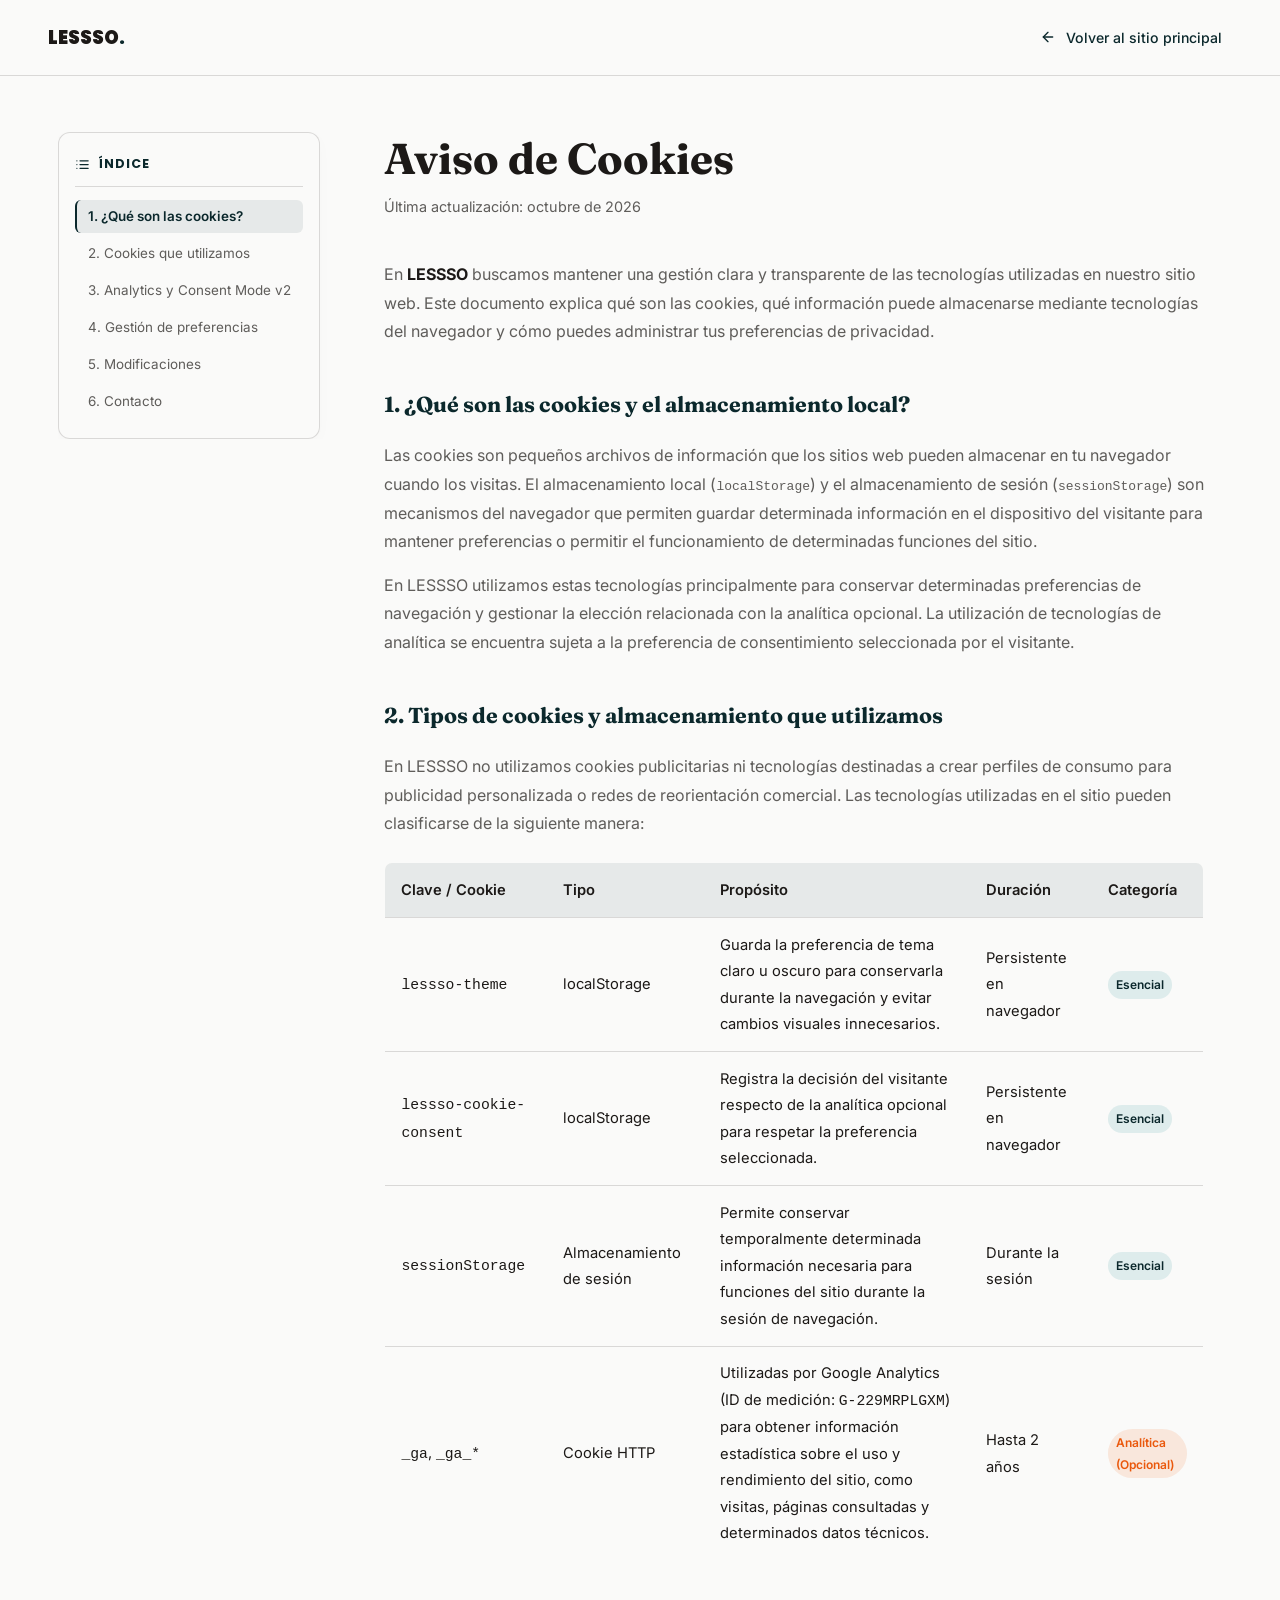
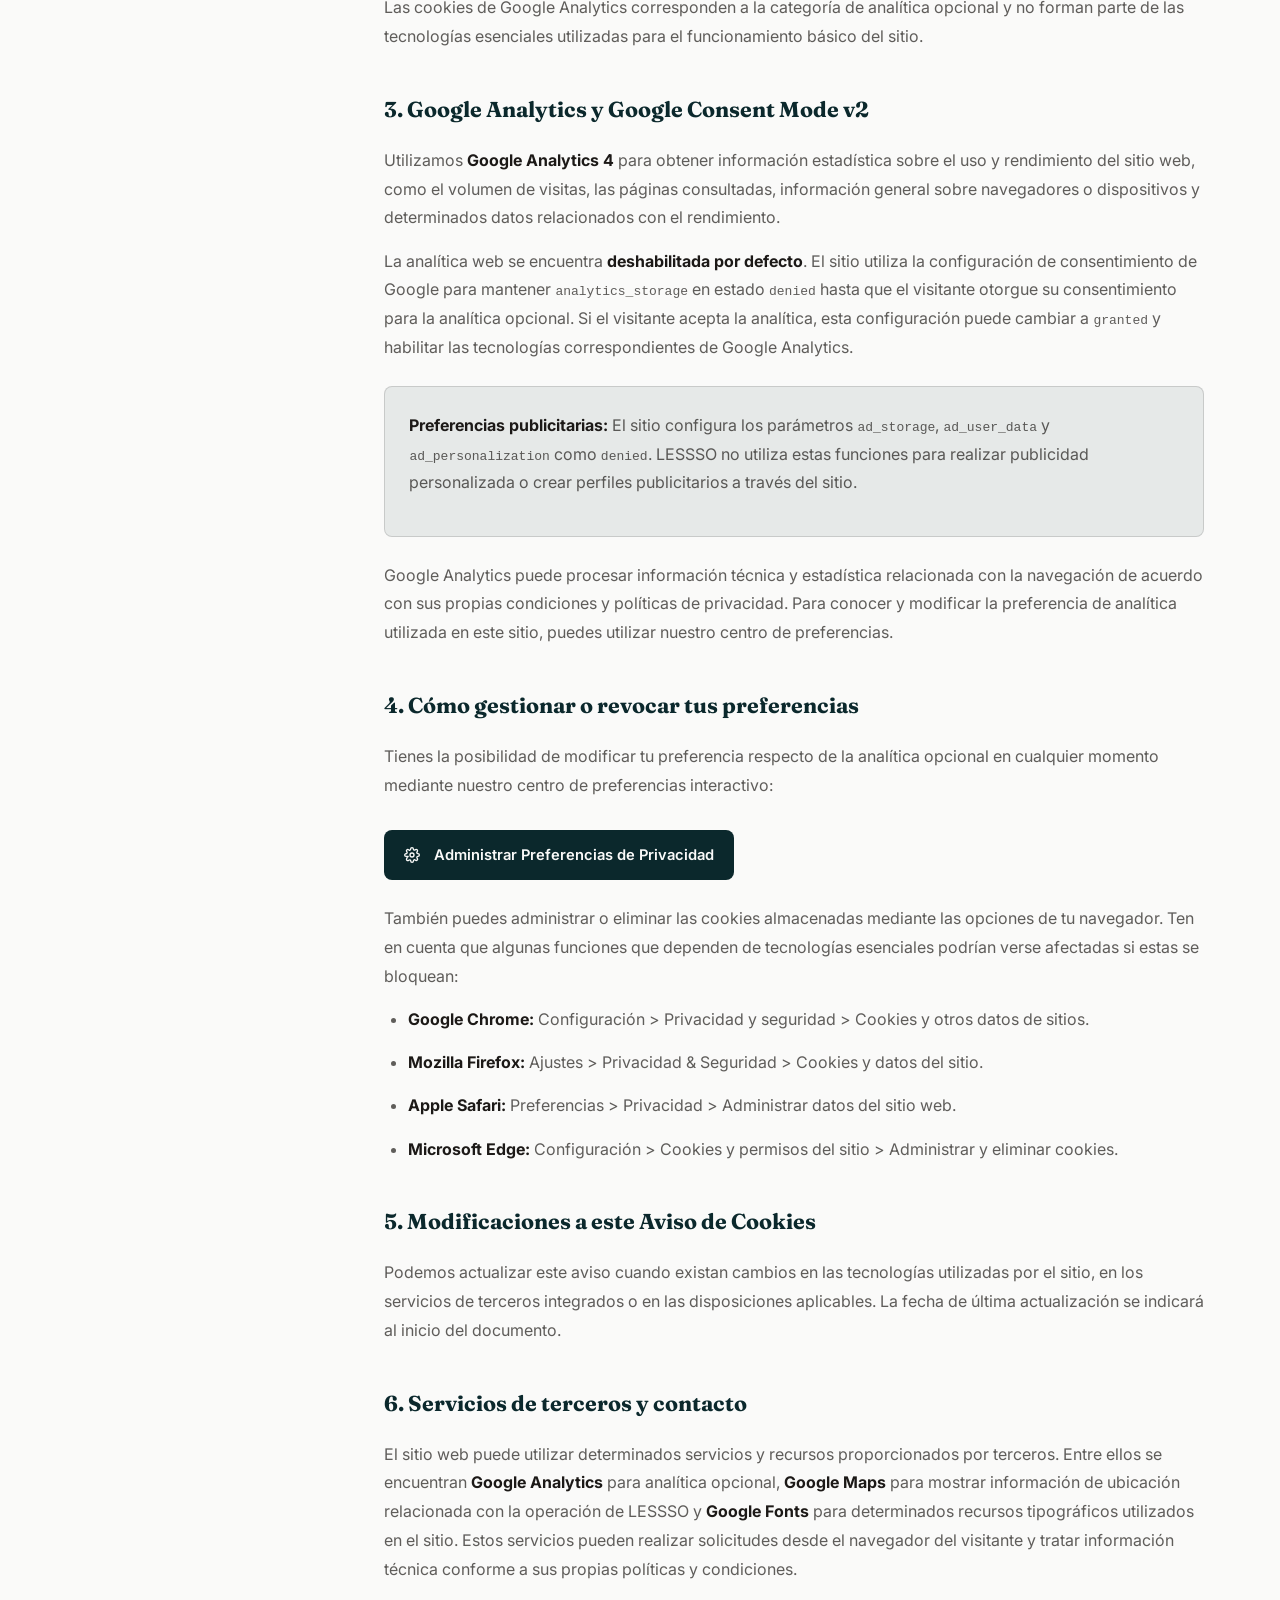
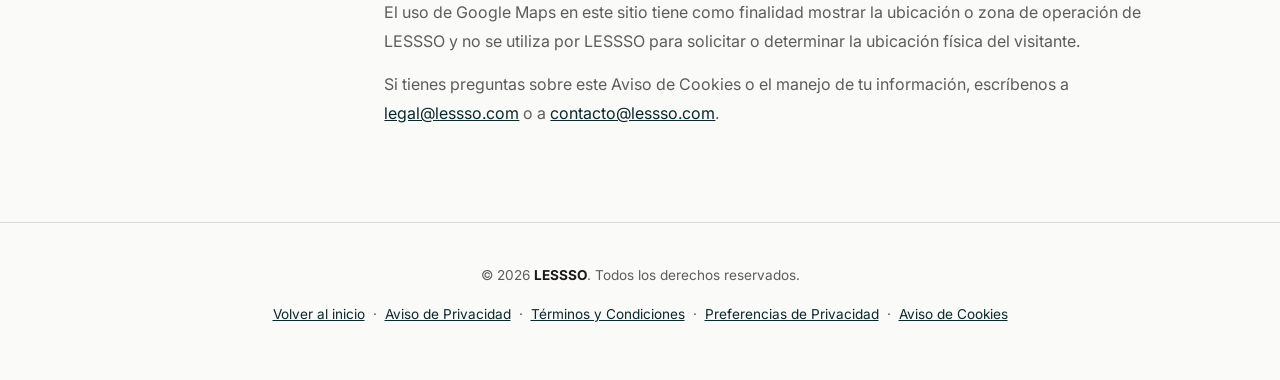
<file: avisoCookies.html>
<!DOCTYPE html>
<html lang="es">

<head>
  <meta charset="UTF-8">
  <meta name="viewport" content="width=device-width, initial-scale=1.0">
  <title>Aviso de Cookies | LESSSO</title>
  <meta name="description"
    content="Información transparente sobre las cookies esenciales y analíticas utilizadas en LESSSO, su finalidad y cómo administrarlas.">
  <meta name="robots" content="index, follow">
  <link rel="canonical" href="https://lessso.com/avisoCookies.html">
  <link rel="icon" type="image/svg+xml" href="assets/img/favicon.svg">
  <link rel="preconnect" href="https://fonts.googleapis.com">
  <link rel="preconnect" href="https://fonts.gstatic.com" crossorigin>
  <link
    href="https://fonts.googleapis.com/css2?family=Poppins:wght@700;900&family=Fraunces:wght@400;600;700&family=Inter:wght@400;500;600&display=swap"
    rel="stylesheet">
  <link rel="stylesheet" href="assets/css/legal.css">

  <!-- Detección y aplicación inmediata de tema (cero FOUC) -->
  <script>
    (function () {
      try {
        var t = localStorage.getItem('lessso-theme');
        if (!t && window.matchMedia && window.matchMedia('(prefers-color-scheme: dark)').matches) {
          t = 'dark';
        }
        if (!t) t = 'light';
        document.documentElement.setAttribute('data-theme', t);
        document.documentElement.classList.toggle('dark', t === 'dark');
        document.documentElement.classList.toggle('light', t === 'light');
      } catch (e) { }
    })();
  </script>

  <!-- Google Consent Mode v2 (Default: Denied salvo consentimiento previo del usuario) -->
  <script>
    window.dataLayer = window.dataLayer || [];
    function gtag() { dataLayer.push(arguments); }
    var savedConsent = null;
    try { savedConsent = localStorage.getItem('lessso-cookie-consent'); } catch (e) { }
    gtag('consent', 'default', {
      'ad_storage': 'denied',
      'ad_user_data': 'denied',
      'ad_personalization': 'denied',
      'analytics_storage': savedConsent === 'granted' ? 'granted' : 'denied',
      'wait_for_update': 500
    });
  </script>

  <!-- Google tag (gtag.js) -->
  <script async src="https://www.googletagmanager.com/gtag/js?id=G-229MRPLGXM"></script>
  <script>
    gtag('js', new Date());
    gtag('config', 'G-229MRPLGXM');
  </script>

  <style>
    .cookies-table-wrapper {
      overflow-x: auto;
      margin: 1.5rem 0 2rem;
    }

    table.cookies-table {
      width: 100%;
      border-collapse: collapse;
      font-size: 0.92rem;
      border: 1px solid var(--line);
      border-radius: 8px;
      overflow: hidden;
    }

    table.cookies-table th,
    table.cookies-table td {
      padding: 0.85rem 1rem;
      text-align: left;
      border-bottom: 1px solid var(--line);
    }

    table.cookies-table th {
      background: var(--accent-soft);
      color: var(--ink);
      font-weight: 600;
    }

    table.cookies-table tr:last-child td {
      border-bottom: none;
    }

    .badge-cookie {
      display: inline-block;
      font-size: 0.75rem;
      font-weight: 600;
      padding: 0.2rem 0.5rem;
      border-radius: 999px;
    }

    .badge-cookie--tech {
      background: rgba(18, 135, 138, 0.12);
      color: var(--accent);
    }

    .badge-cookie--opt {
      background: rgba(234, 88, 12, 0.12);
      color: #ea580c;
    }

    html[data-theme="dark"] .badge-cookie--opt {
      background: rgba(251, 146, 60, 0.15);
      color: #fdba74;
    }

    .btn-action-pref {
      display: inline-flex;
      align-items: center;
      gap: 0.5rem;
      background: var(--accent);
      color: var(--paper);
      padding: 0.75rem 1.25rem;
      border-radius: 8px;
      text-decoration: none;
      font-weight: 600;
      font-size: 0.92rem;
      margin-top: 1rem;
      transition: opacity 0.2s;
    }

    .btn-action-pref:hover {
      opacity: 0.9;
      color: var(--paper);
    }
  </style>
</head>

<body>

  <header>
    <div class="header-bar">
      <a href="index.html" class="brand">LESSSO<em>.</em></a>
      <a href="index.html" class="header-back-link">
        <svg viewBox="0 0 24 24" width="16" height="16" fill="none" stroke="currentColor" stroke-width="2"
          stroke-linecap="round" stroke-linejoin="round" aria-hidden="true"
          style="vertical-align:-2px;margin-right:4px;">
          <line x1="19" y1="12" x2="5" y2="12"></line>
          <polyline points="12 19 5 12 12 5"></polyline>
        </svg>
        Volver al sitio principal
      </a>
    </div>
  </header>

  <main>
    <div class="legal-layout">
      <aside class="legal-sidebar" aria-label="Índice de contenido">
        <nav class="legal-toc">
          <div class="toc-header">
            <svg viewBox="0 0 24 24" width="15" height="15" fill="none" stroke="currentColor" stroke-width="2"
              stroke-linecap="round" stroke-linejoin="round" aria-hidden="true">
              <line x1="8" y1="6" x2="21" y2="6"></line>
              <line x1="8" y1="12" x2="21" y2="12"></line>
              <line x1="8" y1="18" x2="21" y2="18"></line>
              <line x1="3" y1="6" x2="3.01" y2="6"></line>
              <line x1="3" y1="12" x2="3.01" y2="12"></line>
              <line x1="3" y1="18" x2="3.01" y2="18"></line>
            </svg>
            <span>Índice</span>
          </div>
          <ul class="toc-list">
            <li><a href="#sec-que-son" class="toc-link">1. ¿Qué son las cookies?</a></li>
            <li><a href="#sec-tipos" class="toc-link">2. Cookies que utilizamos</a></li>
            <li><a href="#sec-consent-mode" class="toc-link">3. Analytics y Consent Mode v2</a></li>
            <li><a href="#sec-gestion" class="toc-link">4. Gestión de preferencias</a></li>
            <li><a href="#sec-modificaciones" class="toc-link">5. Modificaciones</a></li>
            <li><a href="#sec-contacto" class="toc-link">6. Contacto</a></li>
          </ul>
        </nav>
      </aside>
      <article class="legal-content">
        <h1>Aviso de Cookies</h1>
        <p class="updated">Última actualización: octubre de 2026</p>

        <p>En <strong>LESSSO</strong> buscamos mantener una gestión clara y transparente de las tecnologías utilizadas
          en nuestro sitio web. Este documento explica qué son las cookies, qué información puede almacenarse mediante
          tecnologías del navegador y cómo puedes administrar tus preferencias de privacidad.</p>

        <h2 id="sec-que-son">1. ¿Qué son las cookies y el almacenamiento local?</h2>
        <p>Las cookies son pequeños archivos de información que los sitios web pueden almacenar en tu navegador cuando
          los visitas. El almacenamiento local (<code>localStorage</code>) y el almacenamiento de sesión
          (<code>sessionStorage</code>) son mecanismos del navegador que permiten guardar determinada información en el
          dispositivo del visitante para mantener preferencias o permitir el funcionamiento de determinadas funciones
          del sitio.</p>
        <p>En LESSSO utilizamos estas tecnologías principalmente para conservar determinadas preferencias de navegación
          y gestionar la elección relacionada con la analítica opcional. La utilización de tecnologías de analítica se
          encuentra sujeta a la preferencia de consentimiento seleccionada por el visitante.</p>

        <h2 id="sec-tipos">2. Tipos de cookies y almacenamiento que utilizamos</h2>
        <p>En LESSSO no utilizamos cookies publicitarias ni tecnologías destinadas a crear perfiles de consumo para
          publicidad personalizada o redes de reorientación comercial. Las tecnologías utilizadas en el sitio pueden
          clasificarse de la siguiente manera:</p>

        <div class="cookies-table-wrapper">
          <table class="cookies-table">
            <thead>
              <tr>
                <th>Clave / Cookie</th>
                <th>Tipo</th>
                <th>Propósito</th>
                <th>Duración</th>
                <th>Categoría</th>
              </tr>
            </thead>
            <tbody>
              <tr>
                <td><code>lessso-theme</code></td>
                <td>localStorage</td>
                <td>Guarda la preferencia de tema claro u oscuro para conservarla durante la navegación y evitar cambios
                  visuales innecesarios.</td>
                <td>Persistente en navegador</td>
                <td><span class="badge-cookie badge-cookie--tech">Esencial</span></td>
              </tr>
              <tr>
                <td><code>lessso-cookie-consent</code></td>
                <td>localStorage</td>
                <td>Registra la decisión del visitante respecto de la analítica opcional para respetar la preferencia
                  seleccionada.</td>
                <td>Persistente en navegador</td>
                <td><span class="badge-cookie badge-cookie--tech">Esencial</span></td>
              </tr>
              <tr>
                <td><code>sessionStorage</code></td>
                <td>Almacenamiento de sesión</td>
                <td>Permite conservar temporalmente determinada información necesaria para funciones del sitio durante
                  la sesión de navegación.</td>
                <td>Durante la sesión</td>
                <td><span class="badge-cookie badge-cookie--tech">Esencial</span></td>
              </tr>
              <tr>
                <td><code>_ga</code>, <code>_ga_*</code></td>
                <td>Cookie HTTP</td>
                <td>Utilizadas por Google Analytics (ID de medición: <code>G-229MRPLGXM</code>) para obtener información
                  estadística sobre el uso y rendimiento del sitio, como visitas, páginas consultadas y determinados
                  datos técnicos.</td>
                <td>Hasta 2 años</td>
                <td><span class="badge-cookie badge-cookie--opt">Analítica (Opcional)</span></td>
              </tr>
            </tbody>
          </table>
        </div>

        <p>Las cookies de Google Analytics corresponden a la categoría de analítica opcional y no forman parte de las
          tecnologías esenciales utilizadas para el funcionamiento básico del sitio.</p>

        <h2 id="sec-consent-mode">3. Google Analytics y Google Consent Mode v2</h2>
        <p>Utilizamos <strong>Google Analytics 4</strong> para obtener información estadística sobre el uso y
          rendimiento del sitio web, como el volumen de visitas, las páginas consultadas, información general sobre
          navegadores o dispositivos y determinados datos relacionados con el rendimiento.</p>

        <p>La analítica web se encuentra <strong>deshabilitada por defecto</strong>. El sitio utiliza la configuración
          de consentimiento de Google para mantener <code>analytics_storage</code> en estado <code>denied</code> hasta
          que el visitante otorgue su consentimiento para la analítica opcional. Si el visitante acepta la analítica,
          esta configuración puede cambiar a <code>granted</code> y habilitar las tecnologías correspondientes de Google
          Analytics.</p>

        <div class="box">
          <p><strong>Preferencias publicitarias:</strong> El sitio configura los parámetros <code>ad_storage</code>,
            <code>ad_user_data</code> y <code>ad_personalization</code> como <code>denied</code>. LESSSO no utiliza
            estas funciones para realizar publicidad personalizada o crear perfiles publicitarios a través del sitio.
          </p>
        </div>

        <p>Google Analytics puede procesar información técnica y estadística relacionada con la navegación de acuerdo
          con sus propias condiciones y políticas de privacidad. Para conocer y modificar la preferencia de analítica
          utilizada en este sitio, puedes utilizar nuestro centro de preferencias.</p>

        <h2 id="sec-gestion">4. Cómo gestionar o revocar tus preferencias</h2>
        <p>Tienes la posibilidad de modificar tu preferencia respecto de la analítica opcional en cualquier momento
          mediante nuestro centro de preferencias interactivo:</p>

        <p>
          <a href="avisoPreferenciasPrivacidad.html" class="btn-action-pref">
            <svg viewBox="0 0 24 24" width="16" height="16" fill="none" stroke="currentColor" stroke-width="2"
              stroke-linecap="round" stroke-linejoin="round" aria-hidden="true"
              style="vertical-align: -2px; margin-right: 6px;">
              <circle cx="12" cy="12" r="3" />
              <path
                d="M19.4 15a1.65 1.65 0 0 0 .33 1.82l.06.06a2 2 0 0 1 0 2.83 2 2 0 0 1-2.83 0l-.06-.06a1.65 1.65 0 0 0-1.82-.33 1.65 1.65 0 0 0-1 1.51V21a2 2 0 0 1-2 2 2 2 0 0 1-2-2v-.09A1.65 1.65 0 0 0 9 19.4a1.65 1.65 0 0 0-1.82.33l-.06.06a2 2 0 0 1-2.83 0 2 2 0 0 1 0-2.83l.06-.06a1.65 1.65 0 0 0 .33-1.82 1.65 1.65 0 0 0 1.51-1H3a2 2 0 0 1-2-2 2 2 0 0 1 2-2h.09A1.65 1.65 0 0 0 4.6 9a1.65 1.65 0 0 0-.33-1.82l-.06-.06a2 2 0 0 1 0-2.83 2 2 0 0 1 2.83 0l.06.06a1.65 1.65 0 0 0 1.82.33H9a1.65 1.65 0 0 0 1-1.51V3a2 2 0 0 1 2-2 2 2 0 0 1 2 2v.09a1.65 1.65 0 0 0 1 1.51 1.65 1.65 0 0 0 1.82-.33l.06-.06a2 2 0 0 1 2.83 0 2 2 0 0 1 0 2.83l-.06.06a1.65 1.65 0 0 0-.33 1.82V9a1.65 1.65 0 0 0 1.51 1H21a2 2 0 0 1 2 2 2 2 0 0 1-2 2h-.09a1.65 1.65 0 0 0-1.51 1z" />
            </svg>Administrar Preferencias de Privacidad
          </a>
        </p>

        <p style="margin-top: 1.5rem;">También puedes administrar o eliminar las cookies almacenadas mediante las
          opciones de tu navegador. Ten en cuenta que algunas funciones que dependen de tecnologías esenciales podrían
          verse afectadas si estas se bloquean:</p>
        <ul>
          <li><strong>Google Chrome:</strong> Configuración &gt; Privacidad y seguridad &gt; Cookies y otros datos de
            sitios.</li>
          <li><strong>Mozilla Firefox:</strong> Ajustes &gt; Privacidad &amp; Seguridad &gt; Cookies y datos del sitio.
          </li>
          <li><strong>Apple Safari:</strong> Preferencias &gt; Privacidad &gt; Administrar datos del sitio web.</li>
          <li><strong>Microsoft Edge:</strong> Configuración &gt; Cookies y permisos del sitio &gt; Administrar y
            eliminar cookies.</li>
        </ul>

        <h2 id="sec-modificaciones">5. Modificaciones a este Aviso de Cookies</h2>
        <p>Podemos actualizar este aviso cuando existan cambios en las tecnologías utilizadas por el sitio, en los
          servicios de terceros integrados o en las disposiciones aplicables. La fecha de última actualización se
          indicará al inicio del documento.</p>

        <h2 id="sec-contacto">6. Servicios de terceros y contacto</h2>
        <p>El sitio web puede utilizar determinados servicios y recursos proporcionados por terceros. Entre ellos se
          encuentran <strong>Google Analytics</strong> para analítica opcional, <strong>Google Maps</strong> para
          mostrar información de ubicación relacionada con la operación de LESSSO y <strong>Google Fonts</strong> para
          determinados recursos tipográficos utilizados en el sitio. Estos servicios pueden realizar solicitudes desde
          el navegador del visitante y tratar información técnica conforme a sus propias políticas y condiciones.</p>

        <p>El uso de Google Maps en este sitio tiene como finalidad mostrar la ubicación o zona de operación de LESSSO y
          no se utiliza por LESSSO para solicitar o determinar la ubicación física del visitante.</p>

        <p>Si tienes preguntas sobre este Aviso de Cookies o el manejo de tu información, escríbenos a <a
            href="mailto:legal@lessso.com">legal@lessso.com</a> o a <a
            href="mailto:contacto@lessso.com">contacto@lessso.com</a>.</p>
      </article>
    </div>
  </main>

  <footer>
    <p>&copy; 2026 <strong>LESSSO</strong>. Todos los derechos reservados.</p>
    <p style="margin-top: 0.75rem; font-size: 0.85rem;">
      <a href="index.html">Volver al inicio</a>
      &nbsp;·&nbsp;
      <a href="avisoPrivacidad.html">Aviso de Privacidad</a>
      &nbsp;·&nbsp;
      <a href="avisoTerminosCondiciones.html">Términos y Condiciones</a>
      &nbsp;·&nbsp;
      <a href="avisoPreferenciasPrivacidad.html">Preferencias de Privacidad</a>
      &nbsp;·&nbsp;
      <a href="avisoCookies.html">Aviso de Cookies</a>
    </p>
  </footer>

  <script src="assets/js/modules/legal-toc.js" defer></script>
</body>

</html>
</file>
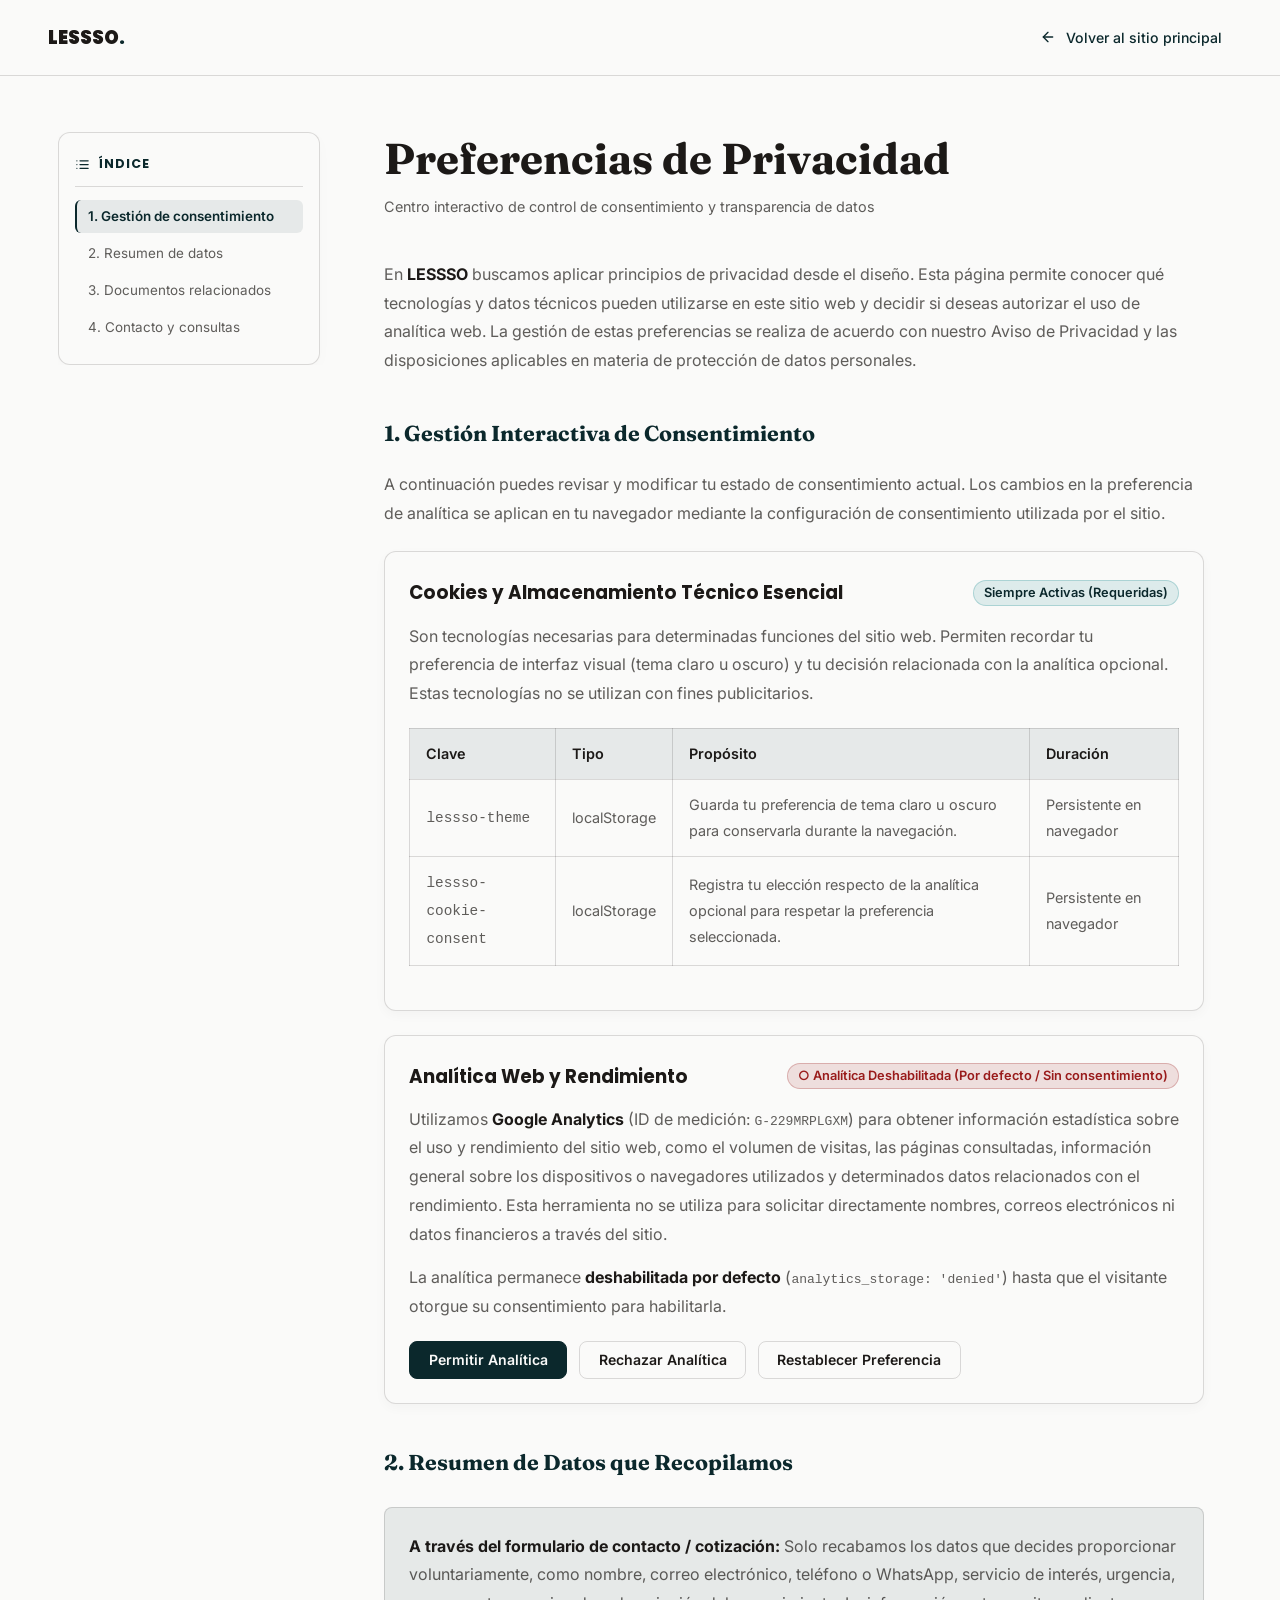
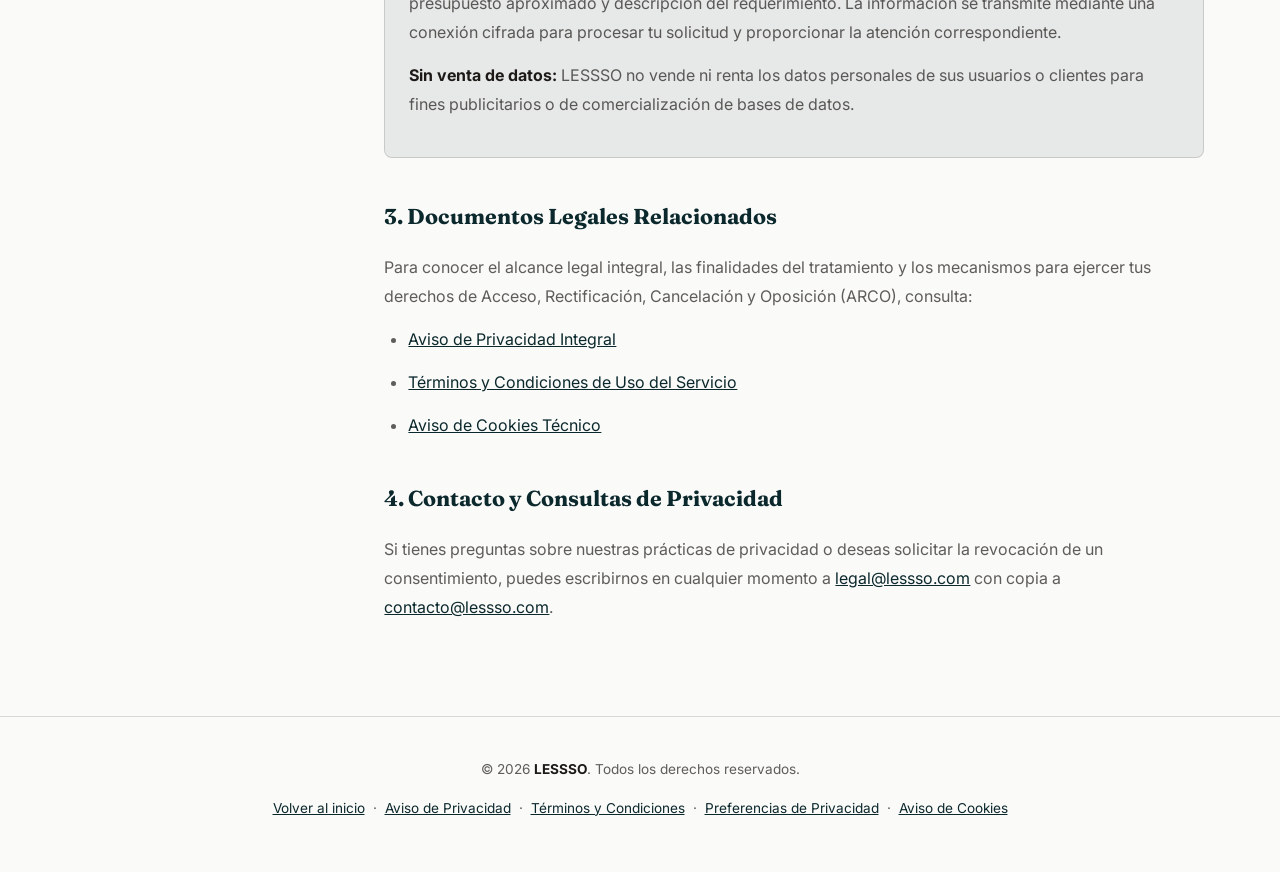
<file: avisoPreferenciasPrivacidad.html>
<!DOCTYPE html>
<html lang="es">

<head>
  <meta charset="UTF-8">
  <meta name="viewport" content="width=device-width, initial-scale=1.0">
  <title>Preferencias de Privacidad | LESSSO</title>
  <meta name="description"
    content="Centro de preferencias de privacidad y gestión interactiva de cookies de LESSSO. Administra tu consentimiento de analítica de forma transparente.">
  <meta name="robots" content="index, follow">
  <link rel="canonical" href="https://lessso.com/avisoPreferenciasPrivacidad.html">
  <link rel="icon" type="image/svg+xml" href="assets/img/favicon.svg">
  <link rel="preconnect" href="https://fonts.googleapis.com">
  <link rel="preconnect" href="https://fonts.gstatic.com" crossorigin>
  <link
    href="https://fonts.googleapis.com/css2?family=Poppins:wght@700;900&family=Fraunces:wght@400;600;700&family=Inter:wght@400;500;600;700&display=swap"
    rel="stylesheet">
  <link rel="stylesheet" href="assets/css/legal.css">
  <script>
    (function () {
      try {
        var t = localStorage.getItem('lessso-theme');
        if (!t && window.matchMedia && window.matchMedia('(prefers-color-scheme: dark)').matches) {
          t = 'dark';
        }
        if (!t) t = 'light';
        document.documentElement.setAttribute('data-theme', t);
      } catch (e) { }
    })();
  </script>

  <!-- Google Consent Mode v2 (Default: Denied salvo consentimiento previo del usuario) -->
  <script>
    window.dataLayer = window.dataLayer || [];
    function gtag() { dataLayer.push(arguments); }
    var savedConsent = null;
    try { savedConsent = localStorage.getItem('lessso-cookie-consent'); } catch (e) { }
    gtag('consent', 'default', {
      'ad_storage': 'denied',
      'ad_user_data': 'denied',
      'ad_personalization': 'denied',
      'analytics_storage': savedConsent === 'granted' ? 'granted' : 'denied',
      'wait_for_update': 500
    });
  </script>

  <!-- Google tag (gtag.js) -->
  <script async src="https://www.googletagmanager.com/gtag/js?id=G-229MRPLGXM"></script>
  <script>
    gtag('js', new Date());
    gtag('config', 'G-229MRPLGXM');
  </script>

  <style>
    .pref-card {
      background: var(--paper);
      border: 1px solid var(--line);
      border-radius: 12px;
      padding: 1.5rem;
      margin: 1.5rem 0;
      box-shadow: 0 4px 12px rgba(0, 0, 0, 0.03);
    }

    .pref-header {
      display: flex;
      justify-content: space-between;
      align-items: center;
      flex-wrap: wrap;
      gap: 0.75rem;
      margin-bottom: 0.75rem;
    }

    .pref-title {
      font-family: var(--font-display);
      font-size: 1.15rem;
      font-weight: 700;
      color: var(--ink);
      margin: 0;
    }

    .badge {
      display: inline-flex;
      align-items: center;
      gap: 0.35rem;
      font-size: 0.8rem;
      font-weight: 600;
      padding: 0.25rem 0.65rem;
      border-radius: 999px;
      line-height: 1.2;
    }

    .badge-essential {
      background: rgba(18, 135, 138, 0.12);
      color: var(--accent);
      border: 1px solid rgba(18, 135, 138, 0.25);
    }

    .badge-status-granted {
      background: rgba(22, 101, 52, 0.12);
      color: #166534;
      border: 1px solid rgba(22, 101, 52, 0.25);
    }

    html[data-theme="dark"] .badge-status-granted {
      background: rgba(74, 222, 128, 0.15);
      color: #86efac;
      border-color: rgba(74, 222, 128, 0.3);
    }

    .badge-status-denied {
      background: rgba(153, 27, 27, 0.12);
      color: #991b1b;
      border: 1px solid rgba(153, 27, 27, 0.25);
    }

    html[data-theme="dark"] .badge-status-denied {
      background: rgba(248, 113, 113, 0.15);
      color: #fca5a5;
      border-color: rgba(248, 113, 113, 0.3);
    }

    .badge-status-unset {
      background: rgba(180, 83, 9, 0.12);
      color: #b45309;
      border: 1px solid rgba(180, 83, 9, 0.25);
    }

    html[data-theme="dark"] .badge-status-unset {
      background: rgba(251, 191, 36, 0.15);
      color: #fde68a;
      border-color: rgba(251, 191, 36, 0.3);
    }

    .pref-actions {
      display: flex;
      flex-wrap: wrap;
      gap: 0.75rem;
      margin-top: 1.25rem;
    }

    .btn-pref {
      padding: 0.6rem 1.15rem;
      font-size: 0.88rem;
      font-weight: 600;
      border-radius: 8px;
      cursor: pointer;
      transition: all 0.2s ease;
      font-family: var(--font-body);
    }

    .btn-primary {
      background: var(--accent);
      color: var(--paper);
      border: 1px solid var(--accent);
    }

    .btn-primary:hover {
      opacity: 0.92;
      transform: translateY(-1px);
    }

    .btn-secondary {
      background: transparent;
      color: var(--ink);
      border: 1px solid var(--line);
    }

    .btn-secondary:hover {
      background: var(--accent-soft);
    }

    .pref-feedback {
      margin-top: 1rem;
      padding: 0.75rem 1rem;
      border-radius: 8px;
      font-size: 0.88rem;
      display: none;
      background: var(--accent-soft);
      border: 1px solid var(--line);
      color: var(--ink);
    }

    .data-table {
      width: 100%;
      border-collapse: collapse;
      margin: 1.25rem 0;
      font-size: 0.9rem;
    }

    .data-table th,
    .data-table td {
      border: 1px solid var(--line);
      padding: 0.75rem 1rem;
      text-align: left;
    }

    .data-table th {
      background: var(--accent-soft);
      color: var(--ink);
      font-weight: 600;
    }

    .data-table td {
      color: var(--ink-soft);
    }

    .pref-nav-links {
      display: flex;
      gap: 1rem;
      align-items: center;
    }
  </style>
</head>

<body>

  <header>
    <div class="header-bar">
      <a href="index.html" class="brand">LESSSO<em>.</em></a>
      <a href="index.html" class="header-back-link">
        <svg viewBox="0 0 24 24" width="16" height="16" fill="none" stroke="currentColor" stroke-width="2"
          stroke-linecap="round" stroke-linejoin="round" aria-hidden="true"
          style="vertical-align:-2px;margin-right:4px;">
          <line x1="19" y1="12" x2="5" y2="12"></line>
          <polyline points="12 19 5 12 12 5"></polyline>
        </svg>
        Volver al sitio principal
      </a>
    </div>
  </header>

  <main>
    <div class="legal-layout">
      <aside class="legal-sidebar" aria-label="Índice de contenido">
        <nav class="legal-toc">
          <div class="toc-header">
            <svg viewBox="0 0 24 24" width="15" height="15" fill="none" stroke="currentColor" stroke-width="2"
              stroke-linecap="round" stroke-linejoin="round" aria-hidden="true">
              <line x1="8" y1="6" x2="21" y2="6"></line>
              <line x1="8" y1="12" x2="21" y2="12"></line>
              <line x1="8" y1="18" x2="21" y2="18"></line>
              <line x1="3" y1="6" x2="3.01" y2="6"></line>
              <line x1="3" y1="12" x2="3.01" y2="12"></line>
              <line x1="3" y1="18" x2="3.01" y2="18"></line>
            </svg>
            <span>Índice</span>
          </div>
          <ul class="toc-list">
            <li><a href="#sec-consentimiento" class="toc-link">1. Gestión de consentimiento</a></li>
            <li><a href="#sec-resumen" class="toc-link">2. Resumen de datos</a></li>
            <li><a href="#sec-documentos" class="toc-link">3. Documentos relacionados</a></li>
            <li><a href="#sec-contacto" class="toc-link">4. Contacto y consultas</a></li>
          </ul>
        </nav>
      </aside>
      <article class="legal-content">
        <h1>Preferencias de Privacidad</h1>
        <p class="updated">Centro interactivo de control de consentimiento y transparencia de datos</p>
        <p>En <strong>LESSSO</strong> buscamos aplicar principios de privacidad desde el diseño. Esta página permite
          conocer qué tecnologías y datos técnicos pueden utilizarse en este sitio web y decidir si deseas autorizar el
          uso de analítica web. La gestión de estas preferencias se realiza de acuerdo con nuestro Aviso de Privacidad y
          las disposiciones aplicables en materia de protección de datos personales.</p>
        <h2 id="sec-consentimiento">1. Gestión Interactiva de Consentimiento</h2>
        <p>A continuación puedes revisar y modificar tu estado de consentimiento actual. Los cambios en la preferencia
          de analítica se aplican en tu navegador mediante la configuración de consentimiento utilizada por el sitio.
        </p>

        <!-- Tarjeta: Cookies Técnicas Esenciales -->
        <div class="pref-card">
          <div class="pref-header">
            <h3 class="pref-title">Cookies y Almacenamiento Técnico Esencial</h3>
            <span class="badge badge-essential">Siempre Activas (Requeridas)</span>
          </div>
          <p>Son tecnologías necesarias para determinadas funciones del sitio web. Permiten recordar tu preferencia de
            interfaz visual (tema claro u oscuro) y tu decisión relacionada con la analítica opcional. Estas tecnologías
            no se utilizan con fines publicitarios.</p>
          <table class="data-table">
            <thead>
              <tr>
                <th>Clave</th>
                <th>Tipo</th>
                <th>Propósito</th>
                <th>Duración</th>
              </tr>
            </thead>
            <tbody>
              <tr>
                <td><code>lessso-theme</code></td>
                <td>localStorage</td>
                <td>Guarda tu preferencia de tema claro u oscuro para conservarla durante la navegación.</td>
                <td>Persistente en navegador</td>
              </tr>
              <tr>
                <td><code>lessso-cookie-consent</code></td>
                <td>localStorage</td>
                <td>Registra tu elección respecto de la analítica opcional para respetar la preferencia seleccionada.
                </td>
                <td>Persistente en navegador</td>
              </tr>
            </tbody>
          </table>
        </div>

        <!-- Tarjeta: Analítica Web Opcional -->
        <div class="pref-card">
          <div class="pref-header">
            <h3 class="pref-title">Analítica Web y Rendimiento</h3>
            <span id="consentBadge" class="badge badge-status-unset">Estado: No configurado</span>
          </div>
          <p>Utilizamos <strong>Google Analytics</strong> (ID de medición: <code>G-229MRPLGXM</code>) para obtener
            información estadística sobre el uso y rendimiento del sitio web, como el volumen de visitas, las páginas
            consultadas, información general sobre los dispositivos o navegadores utilizados y determinados datos
            relacionados con el rendimiento. Esta herramienta no se utiliza para solicitar directamente nombres, correos
            electrónicos ni datos financieros a través del sitio.</p>
          <p>La analítica permanece <strong>deshabilitada por defecto</strong>
            (<code>analytics_storage: 'denied'</code>) hasta que el visitante otorgue su consentimiento para
            habilitarla.</p>
          <div class="pref-actions">
            <button type="button" class="btn-pref btn-primary" id="btnAcceptAnalytics">Permitir Analítica</button>
            <button type="button" class="btn-pref btn-secondary" id="btnRejectAnalytics">Rechazar Analítica</button>
            <button type="button" class="btn-pref btn-secondary" id="btnResetAnalytics">Restablecer Preferencia</button>
          </div>
          <div id="consentFeedback" class="pref-feedback" role="alert" aria-live="polite"></div>
        </div>
        <h2 id="sec-resumen">2. Resumen de Datos que Recopilamos</h2>
        <div class="box">
          <p><strong>A través del formulario de contacto / cotización:</strong> Solo recabamos los datos que decides
            proporcionar voluntariamente, como nombre, correo electrónico, teléfono o WhatsApp, servicio de interés,
            urgencia, presupuesto aproximado y descripción del requerimiento. La información se transmite mediante una
            conexión cifrada para procesar tu solicitud y proporcionar la atención correspondiente.</p>
          <p><strong>Sin venta de datos:</strong> LESSSO no vende ni renta los datos personales de sus usuarios o
            clientes para fines publicitarios o de comercialización de bases de datos.</p>
        </div>
        <h2 id="sec-documentos">3. Documentos Legales Relacionados</h2>
        <p>Para conocer el alcance legal integral, las finalidades del tratamiento y los mecanismos para ejercer tus
          derechos de Acceso, Rectificación, Cancelación y Oposición (ARCO), consulta:</p>
        <ul>
          <li><a href="avisoPrivacidad.html">Aviso de Privacidad Integral</a></li>
          <li><a href="avisoTerminosCondiciones.html">Términos y Condiciones de Uso del Servicio</a></li>
          <li><a href="avisoCookies.html">Aviso de Cookies Técnico</a></li>
        </ul>
        <h2 id="sec-contacto">4. Contacto y Consultas de Privacidad</h2>
        <p>Si tienes preguntas sobre nuestras prácticas de privacidad o deseas solicitar la revocación de un
          consentimiento, puedes escribirnos en cualquier momento a <a
            href="mailto:legal@lessso.com">legal@lessso.com</a> con copia a <a
            href="mailto:contacto@lessso.com">contacto@lessso.com</a>.</p>

      </article>
    </div>
  </main>


  <footer>
    <p>&copy; 2026 <strong>LESSSO</strong>. Todos los derechos reservados.</p>
    <p style="margin-top: 0.75rem; font-size: 0.85rem;">
      <a href="index.html">Volver al inicio</a>
      &nbsp;·&nbsp;
      <a href="avisoPrivacidad.html">Aviso de Privacidad</a>
      &nbsp;·&nbsp;
      <a href="avisoTerminosCondiciones.html">Términos y Condiciones</a>
      &nbsp;·&nbsp;
      <a href="avisoPreferenciasPrivacidad.html">Preferencias de Privacidad</a>
      &nbsp;·&nbsp;
      <a href="avisoCookies.html">Aviso de Cookies</a>
    </p>
  </footer>

  <script>
    (function () {
      var STORAGE_KEY = 'lessso-cookie-consent';
      var badge = document.getElementById('consentBadge');
      var feedback = document.getElementById('consentFeedback');
      var btnAccept = document.getElementById('btnAcceptAnalytics');
      var btnReject = document.getElementById('btnRejectAnalytics');
      var btnReset = document.getElementById('btnResetAnalytics');

      function updateUI(status) {
        if (!badge) return;
        if (status === 'granted') {
          badge.className = 'badge badge-status-granted';
          badge.textContent = '● Analítica Habilitada (Concedido)';
        } else if (status === 'denied') {
          badge.className = 'badge badge-status-denied';
          badge.textContent = '○ Analítica Deshabilitada (Rechazado)';
        } else {
          badge.className = 'badge badge-status-denied';
          badge.textContent = '○ Analítica Deshabilitada (Por defecto / Sin consentimiento)';
        }
      }

      function showNotice(msg) {
        if (!feedback) return;
        feedback.textContent = msg;
        feedback.style.display = 'block';
        setTimeout(function () {
          feedback.style.display = 'none';
        }, 5000);
      }

      function applyConsent(status, msg) {
        try {
          if (status === null) {
            localStorage.removeItem(STORAGE_KEY);
          } else {
            localStorage.setItem(STORAGE_KEY, status);
          }
        } catch (e) { }

        var analyticsState = status === 'granted' ? 'granted' : 'denied';
        try {
          if (typeof window.gtag === 'function') {
            window.gtag('consent', 'update', {
              'analytics_storage': analyticsState
            });
          }
        } catch (e) { }

        updateUI(status);
        showNotice(msg);
      }

      // Inicializar estado visual al cargar la página
      var currentStatus = null;
      try {
        currentStatus = localStorage.getItem(STORAGE_KEY);
      } catch (e) { }
      updateUI(currentStatus);

      btnAccept.addEventListener('click', function () {
        applyConsent('granted', 'Has permitido el uso de analítica web. Tus preferencias han sido actualizadas.');
      });

      btnReject.addEventListener('click', function () {
        applyConsent('denied', 'Has rechazado el uso de analítica web. Solo se utilizarán cookies esenciales.');
      });

      btnReset.addEventListener('click', function () {
        applyConsent(null, 'Se ha restablecido la preferencia. El sitio operará en modo por defecto (analítica deshabilitada hasta tu consentimiento).');
      });
    })();
  </script>

  <script src="assets/js/modules/legal-toc.js" defer></script>
</body>

</html>
</file>
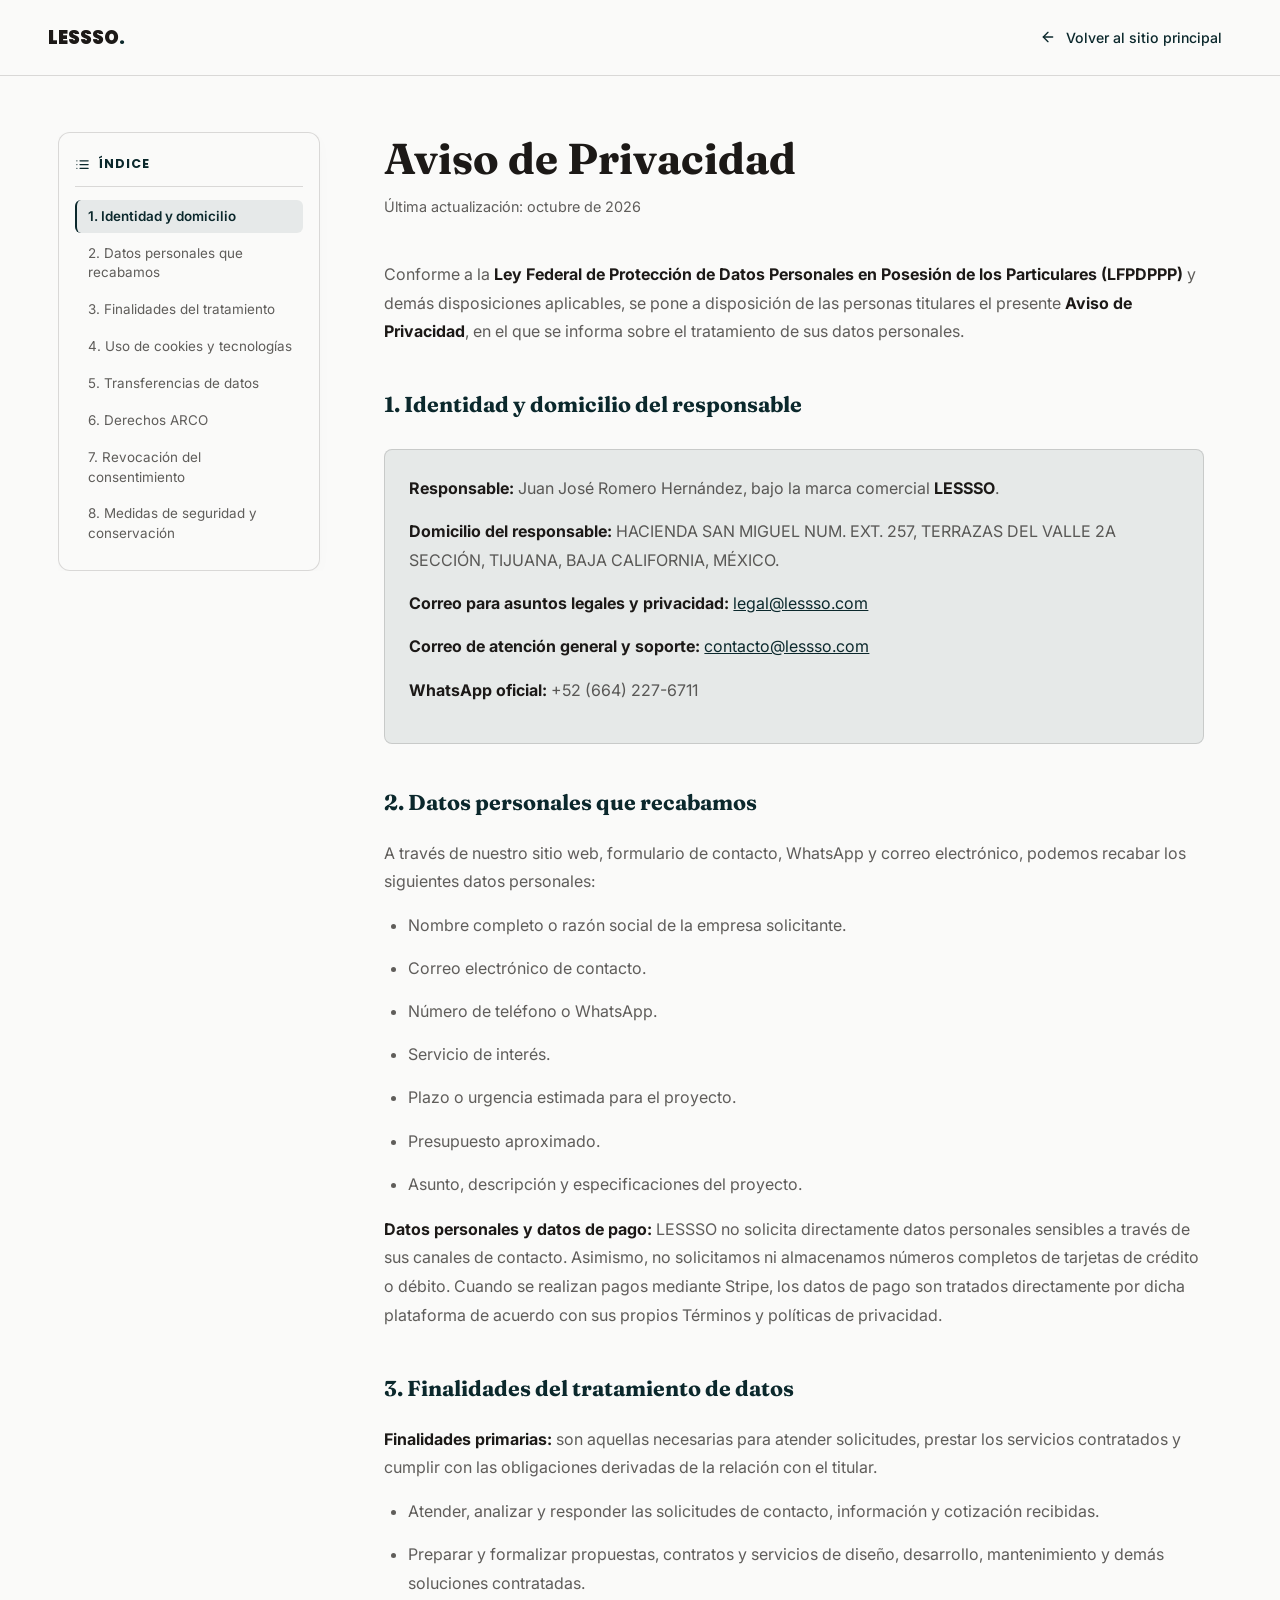
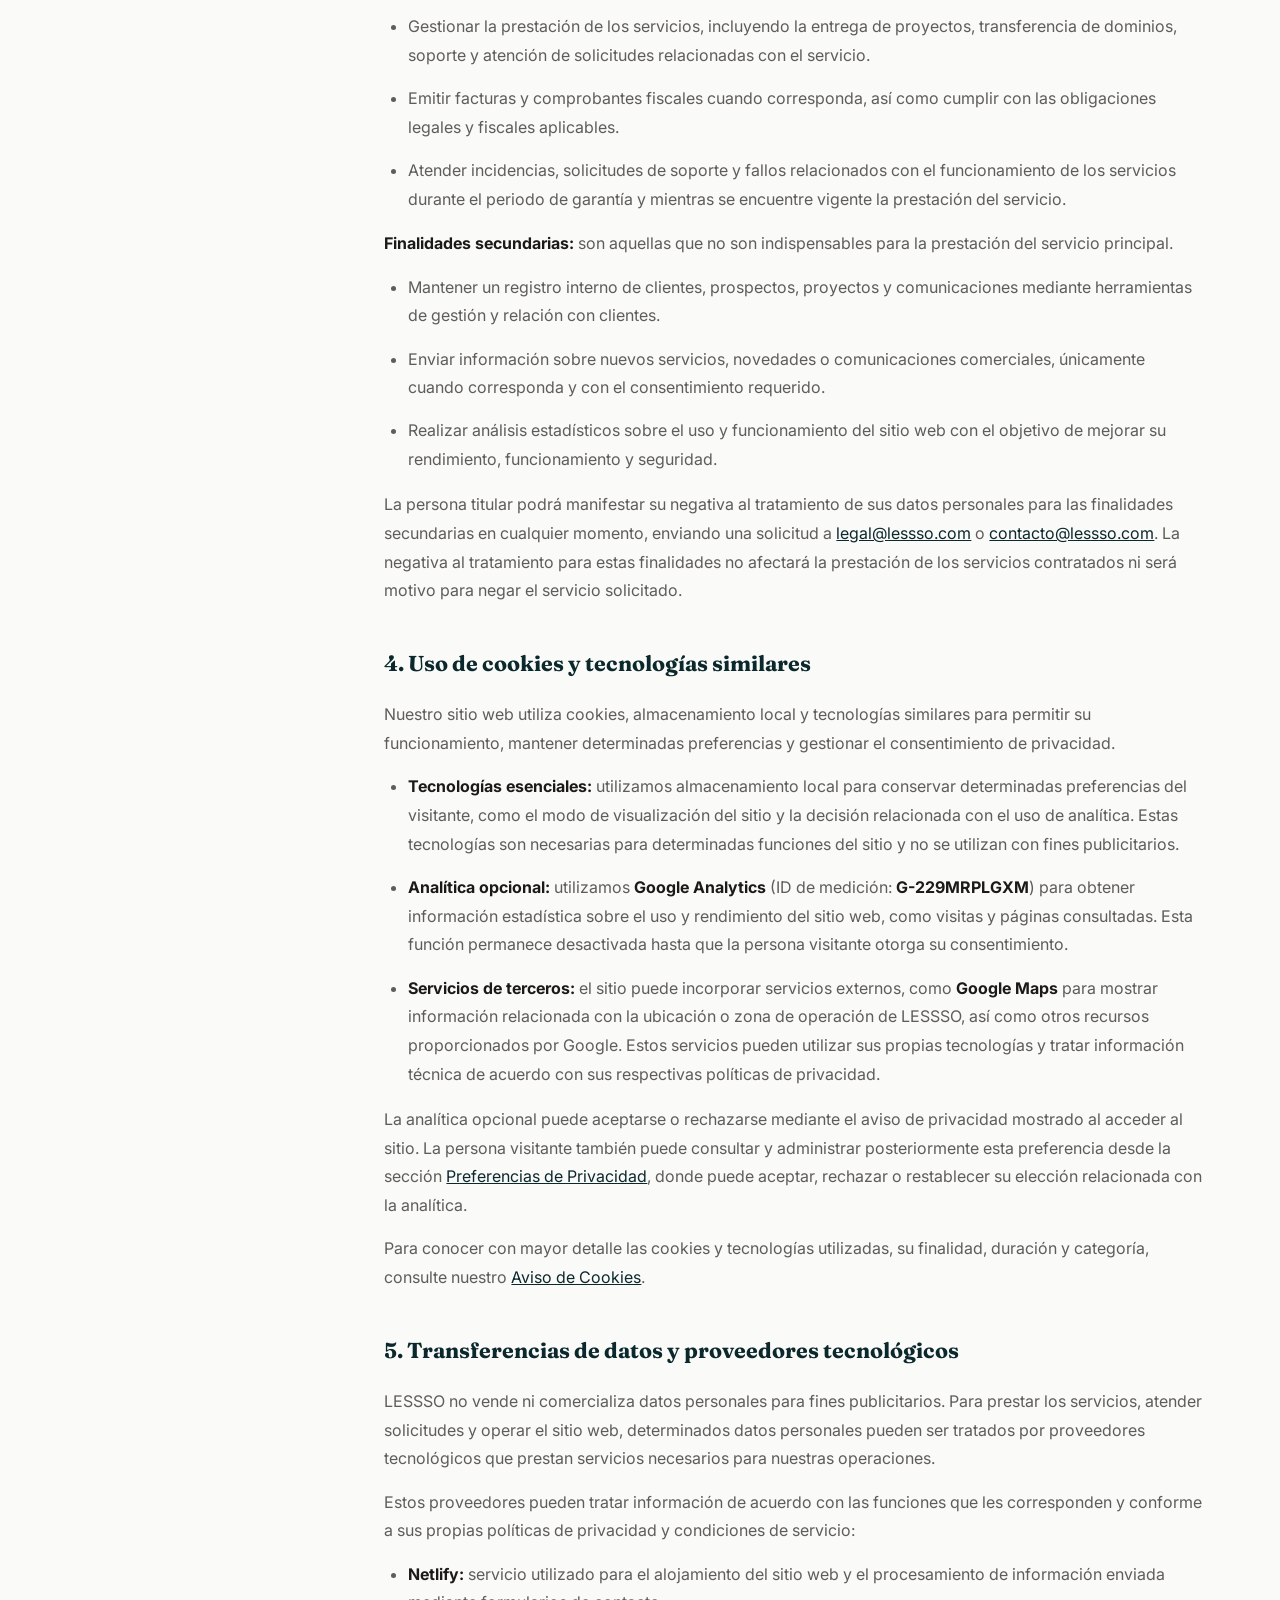
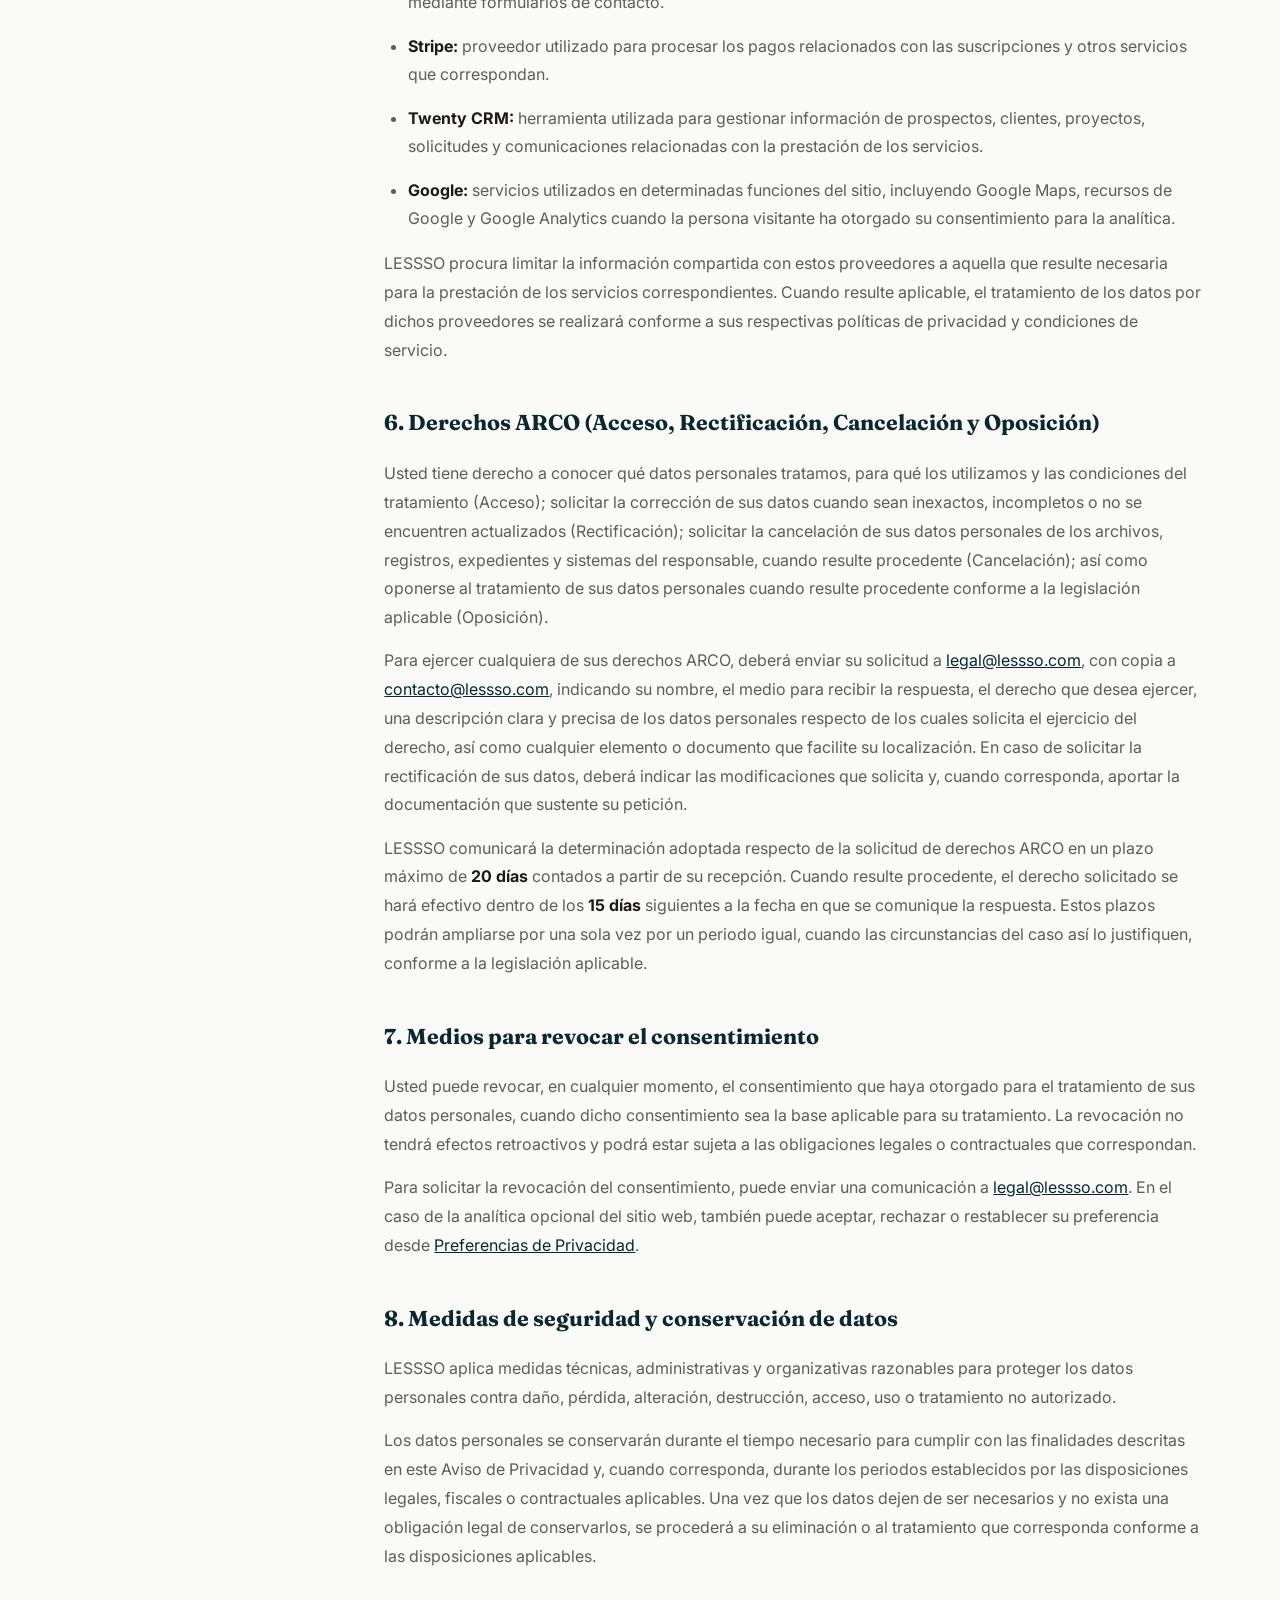
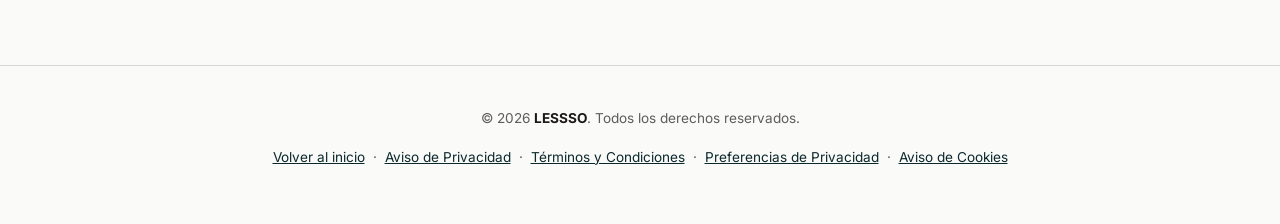
<file: avisoPrivacidad.html>
<!DOCTYPE html>
<html lang="es">

<head>
  <meta charset="UTF-8">
  <meta name="viewport" content="width=device-width, initial-scale=1.0">
  <title>Aviso de Privacidad | LESSSO</title>
  <meta name="description"
    content="Aviso de privacidad de LESSSO conforme a la Ley Federal de Protección de Datos Personales en Posesión de los Particulares.">
  <meta name="robots" content="index, follow">
  <link rel="canonical" href="https://lessso.com/avisoPrivacidad.html">
  <link rel="icon" type="image/svg+xml" href="assets/img/favicon.svg">
  <link rel="preconnect" href="https://fonts.googleapis.com">
  <link rel="preconnect" href="https://fonts.gstatic.com" crossorigin>
  <link
    href="https://fonts.googleapis.com/css2?family=Poppins:wght@700;900&family=Fraunces:wght@400;600;700&family=Inter:wght@400;500;600&display=swap"
    rel="stylesheet">
  <link rel="stylesheet" href="assets/css/legal.css">
  <script>
    (function () {
      try {
        var t = localStorage.getItem('lessso-theme');
        if (!t && window.matchMedia && window.matchMedia('(prefers-color-scheme: dark)').matches) {
          t = 'dark';
        }
        if (!t) t = 'light';
        document.documentElement.setAttribute('data-theme', t);
        document.documentElement.classList.toggle('dark', t === 'dark');
        document.documentElement.classList.toggle('light', t === 'light');
      } catch (e) { }
    })();
  </script>

  <!-- Google Consent Mode v2 (Default: Denied salvo consentimiento previo del usuario) -->
  <script>
    window.dataLayer = window.dataLayer || [];
    function gtag() { dataLayer.push(arguments); }
    var savedConsent = null;
    try { savedConsent = localStorage.getItem('lessso-cookie-consent'); } catch (e) { }
    gtag('consent', 'default', {
      'ad_storage': 'denied',
      'ad_user_data': 'denied',
      'ad_personalization': 'denied',
      'analytics_storage': savedConsent === 'granted' ? 'granted' : 'denied',
      'wait_for_update': 500
    });
  </script>

  <!-- Google tag (gtag.js) -->
  <script async src="https://www.googletagmanager.com/gtag/js?id=G-229MRPLGXM"></script>
  <script>
    gtag('js', new Date());
    gtag('config', 'G-229MRPLGXM');
  </script>
</head>

<body>

  <header>
    <div class="header-bar">
      <a href="index.html" class="brand">LESSSO<em>.</em></a>
      <a href="index.html" class="header-back-link">
        <svg viewBox="0 0 24 24" width="16" height="16" fill="none" stroke="currentColor" stroke-width="2"
          stroke-linecap="round" stroke-linejoin="round" aria-hidden="true"
          style="vertical-align:-2px;margin-right:4px;">
          <line x1="19" y1="12" x2="5" y2="12"></line>
          <polyline points="12 19 5 12 12 5"></polyline>
        </svg>
        Volver al sitio principal
      </a>
    </div>
  </header>

  <main>
    <div class="legal-layout">
      <aside class="legal-sidebar" aria-label="Índice de contenido">
        <nav class="legal-toc">
          <div class="toc-header">
            <svg viewBox="0 0 24 24" width="15" height="15" fill="none" stroke="currentColor" stroke-width="2"
              stroke-linecap="round" stroke-linejoin="round" aria-hidden="true">
              <line x1="8" y1="6" x2="21" y2="6"></line>
              <line x1="8" y1="12" x2="21" y2="12"></line>
              <line x1="8" y1="18" x2="21" y2="18"></line>
              <line x1="3" y1="6" x2="3.01" y2="6"></line>
              <line x1="3" y1="12" x2="3.01" y2="12"></line>
              <line x1="3" y1="18" x2="3.01" y2="18"></line>
            </svg>
            <span>Índice</span>
          </div>
          <ul class="toc-list">
            <li><a href="#sec-identidad" class="toc-link">1. Identidad y domicilio</a></li>
            <li><a href="#sec-datos" class="toc-link">2. Datos personales que recabamos</a></li>
            <li><a href="#sec-finalidades" class="toc-link">3. Finalidades del tratamiento</a></li>
            <li><a href="#sec-cookies" class="toc-link">4. Uso de cookies y tecnologías</a></li>
            <li><a href="#sec-transferencias" class="toc-link">5. Transferencias de datos</a></li>
            <li><a href="#sec-arco" class="toc-link">6. Derechos ARCO</a></li>
            <li><a href="#sec-revocacion" class="toc-link">7. Revocación del consentimiento</a></li>
            <li><a href="#sec-seguridad" class="toc-link">8. Medidas de seguridad y conservación</a></li>
          </ul>
        </nav>
      </aside>

      <article class="legal-content">
        <h1>Aviso de Privacidad</h1>
        <p class="updated">Última actualización: octubre de 2026</p>

        <p>Conforme a la <strong>Ley Federal de Protección de Datos Personales en Posesión de los Particulares
            (LFPDPPP)</strong> y demás disposiciones aplicables, se pone a disposición de las personas titulares el
          presente
          <strong>Aviso de Privacidad</strong>, en el que se informa sobre el tratamiento de sus datos personales.
        </p>

        <h2 id="sec-identidad">1. Identidad y domicilio del responsable</h2>
        <div class="box">
          <p><strong>Responsable:</strong> Juan José Romero Hernández, bajo la marca comercial <strong>LESSSO</strong>.
          </p>
          <p><strong>Domicilio del responsable:</strong>
            HACIENDA SAN MIGUEL NUM. EXT. 257, TERRAZAS DEL VALLE 2A SECCIÓN,
            TIJUANA, BAJA CALIFORNIA, MÉXICO.</p>
          <p><strong>Correo para asuntos legales y privacidad:</strong> <a
              href="mailto:legal@lessso.com">legal@lessso.com</a></p>
          <p><strong>Correo de atención general y soporte:</strong> <a
              href="mailto:contacto@lessso.com">contacto@lessso.com</a></p>
          <p><strong>WhatsApp oficial:</strong> +52 (664) 227-6711</p>
        </div>

        <h2 id="sec-datos">2. Datos personales que recabamos</h2>
        <p>A través de nuestro sitio web, formulario de contacto, WhatsApp y correo electrónico, podemos recabar los
          siguientes datos personales:</p>
        <ul>
          <li>Nombre completo o razón social de la empresa solicitante.</li>
          <li>Correo electrónico de contacto.</li>
          <li>Número de teléfono o WhatsApp.</li>
          <li>Servicio de interés.</li>
          <li>Plazo o urgencia estimada para el proyecto.</li>
          <li>Presupuesto aproximado.</li>
          <li>Asunto, descripción y especificaciones del proyecto.</li>
        </ul>
        <p><strong>Datos personales y datos de pago:</strong> LESSSO no solicita directamente datos personales sensibles
          a
          través de sus canales de contacto. Asimismo, no solicitamos ni almacenamos números completos de tarjetas de
          crédito o débito. Cuando se realizan pagos mediante Stripe, los datos de pago son tratados directamente por
          dicha
          plataforma de acuerdo con sus propios Términos y políticas de privacidad.</p>

        <h2 id="sec-finalidades">3. Finalidades del tratamiento de datos</h2>

        <p><strong>Finalidades primarias:</strong> son aquellas necesarias para atender solicitudes, prestar los
          servicios
          contratados y cumplir con las obligaciones derivadas de la relación con el titular.</p>

        <ul>
          <li>Atender, analizar y responder las solicitudes de contacto, información y cotización recibidas.</li>
          <li>Preparar y formalizar propuestas, contratos y servicios de diseño, desarrollo, mantenimiento y demás
            soluciones contratadas.</li>
          <li>Gestionar la prestación de los servicios, incluyendo la entrega de proyectos, transferencia de dominios,
            soporte y atención de solicitudes relacionadas con el servicio.</li>
          <li>Emitir facturas y comprobantes fiscales cuando corresponda, así como cumplir con las obligaciones legales
            y
            fiscales aplicables.</li>
          <li>Atender incidencias, solicitudes de soporte y fallos relacionados con el funcionamiento de los servicios
            durante el periodo de garantía y mientras se encuentre vigente la prestación del servicio.</li>
        </ul>

        <p><strong>Finalidades secundarias:</strong> son aquellas que no son indispensables para la prestación del
          servicio
          principal.</p>

        <ul>
          <li>Mantener un registro interno de clientes, prospectos, proyectos y comunicaciones mediante herramientas de
            gestión y relación con clientes.</li>
          <li>Enviar información sobre nuevos servicios, novedades o comunicaciones comerciales, únicamente cuando
            corresponda y con el consentimiento requerido.</li>
          <li>Realizar análisis estadísticos sobre el uso y funcionamiento del sitio web con el objetivo de mejorar su
            rendimiento, funcionamiento y seguridad.</li>
        </ul>

        <p>La persona titular podrá manifestar su negativa al tratamiento de sus datos personales para las finalidades
          secundarias en cualquier momento, enviando una solicitud a <a
            href="mailto:legal@lessso.com">legal@lessso.com</a>
          o <a href="mailto:contacto@lessso.com">contacto@lessso.com</a>. La negativa al tratamiento para estas
          finalidades
          no afectará la prestación de los servicios contratados ni será motivo para negar el servicio solicitado.</p>

        <h2 id="sec-cookies">4. Uso de cookies y tecnologías similares</h2>

        <p>
          Nuestro sitio web utiliza cookies, almacenamiento local y tecnologías similares para
          permitir su funcionamiento, mantener determinadas preferencias y gestionar el
          consentimiento de privacidad.
        </p>

        <ul>
          <li>
            <strong>Tecnologías esenciales:</strong> utilizamos almacenamiento local para conservar
            determinadas preferencias del visitante, como el modo de visualización del sitio y la
            decisión relacionada con el uso de analítica. Estas tecnologías son necesarias para
            determinadas funciones del sitio y no se utilizan con fines publicitarios.
          </li>
          <li>
            <strong>Analítica opcional:</strong> utilizamos <strong>Google Analytics</strong>
            (ID de medición: <strong>G-229MRPLGXM</strong>) para obtener información estadística
            sobre el uso y rendimiento del sitio web, como visitas y páginas consultadas.
            Esta función permanece desactivada hasta que la persona visitante otorga su
            consentimiento.
          </li>
          <li><strong>Servicios de terceros:</strong> el sitio puede incorporar servicios externos, como <strong>Google
              Maps</strong> para mostrar información relacionada con la ubicación o zona de operación de LESSSO, así
            como otros recursos proporcionados por Google. Estos servicios pueden utilizar sus propias tecnologías y
            tratar información técnica de acuerdo con sus respectivas políticas de privacidad.</li>
        </ul>

        <p>
          La analítica opcional puede aceptarse o rechazarse mediante el aviso de privacidad
          mostrado al acceder al sitio. La persona visitante también puede consultar y
          administrar posteriormente esta preferencia desde la sección
          <a href="avisoPreferenciasPrivacidad.html">Preferencias de Privacidad</a>, donde puede aceptar,
          rechazar o restablecer su elección relacionada con la analítica.
        </p>

        <p>
          Para conocer con mayor detalle las cookies y tecnologías utilizadas, su finalidad,
          duración y categoría, consulte nuestro <a href="avisoCookies.html">Aviso de Cookies</a>.
        </p>



        <h2 id="sec-transferencias">5. Transferencias de datos y proveedores tecnológicos</h2>

        <p>
          LESSSO no vende ni comercializa datos personales para fines publicitarios. Para prestar
          los servicios, atender solicitudes y operar el sitio web, determinados datos personales
          pueden ser tratados por proveedores tecnológicos que prestan servicios necesarios para
          nuestras operaciones.
        </p>

        <p>
          Estos proveedores pueden tratar información de acuerdo con las funciones que les
          corresponden y conforme a sus propias políticas de privacidad y condiciones de servicio:
        </p>

        <ul>
          <li>
            <strong>Netlify:</strong> servicio utilizado para el alojamiento del sitio web y el
            procesamiento de información enviada mediante formularios de contacto.
          </li>
          <li>
            <strong>Stripe:</strong> proveedor utilizado para procesar los pagos relacionados con
            las suscripciones y otros servicios que correspondan.
          </li>
          <li>
            <strong>Twenty CRM:</strong> herramienta utilizada para gestionar información de
            prospectos, clientes, proyectos, solicitudes y comunicaciones relacionadas con la
            prestación de los servicios.
          </li>
          <li>
            <strong>Google:</strong> servicios utilizados en determinadas funciones del sitio,
            incluyendo Google Maps, recursos de Google y Google Analytics cuando la persona
            visitante ha otorgado su consentimiento para la analítica.
          </li>
        </ul>

        <p>
          LESSSO procura limitar la información compartida con estos proveedores a aquella que
          resulte necesaria para la prestación de los servicios correspondientes. Cuando resulte
          aplicable, el tratamiento de los datos por dichos proveedores se realizará conforme a
          sus respectivas políticas de privacidad y condiciones de servicio.
        </p>



        <h2 id="sec-arco">6. Derechos ARCO (Acceso, Rectificación, Cancelación y Oposición)</h2>

        <p>
          Usted tiene derecho a conocer qué datos personales tratamos, para qué los utilizamos
          y las condiciones del tratamiento (Acceso); solicitar la corrección de sus datos
          cuando sean inexactos, incompletos o no se encuentren actualizados (Rectificación);
          solicitar la cancelación de sus datos personales de los archivos, registros,
          expedientes y sistemas del responsable, cuando resulte procedente (Cancelación);
          así como oponerse al tratamiento de sus datos personales cuando resulte procedente
          conforme a la legislación aplicable (Oposición).
        </p>

        <p>
          Para ejercer cualquiera de sus derechos ARCO, deberá enviar su solicitud a
          <a href="mailto:legal@lessso.com">legal@lessso.com</a>, con copia a
          <a href="mailto:contacto@lessso.com">contacto@lessso.com</a>, indicando su nombre,
          el medio para recibir la respuesta, el derecho que desea ejercer, una descripción
          clara y precisa de los datos personales respecto de los cuales solicita el ejercicio
          del derecho, así como cualquier elemento o documento que facilite su localización.
          En caso de solicitar la rectificación de sus datos, deberá indicar las modificaciones
          que solicita y, cuando corresponda, aportar la documentación que sustente su petición.
        </p>

        <p>
          LESSSO comunicará la determinación adoptada respecto de la solicitud de derechos ARCO
          en un plazo máximo de <strong>20 días</strong> contados a partir de su recepción.
          Cuando resulte procedente, el derecho solicitado se hará efectivo dentro de los
          <strong>15 días</strong> siguientes a la fecha en que se comunique la respuesta.
          Estos plazos podrán ampliarse por una sola vez por un periodo igual, cuando las
          circunstancias del caso así lo justifiquen, conforme a la legislación aplicable.
        </p>


        <h2 id="sec-revocacion">7. Medios para revocar el consentimiento</h2>

        <p>
          Usted puede revocar, en cualquier momento, el consentimiento que haya otorgado para
          el tratamiento de sus datos personales, cuando dicho consentimiento sea la base
          aplicable para su tratamiento. La revocación no tendrá efectos retroactivos y podrá
          estar sujeta a las obligaciones legales o contractuales que correspondan.
        </p>

        <p>
          Para solicitar la revocación del consentimiento, puede enviar una comunicación a
          <a href="mailto:legal@lessso.com">legal@lessso.com</a>. En el caso de la analítica
          opcional del sitio web, también puede aceptar, rechazar o restablecer su preferencia
          desde <a href="avisoPreferenciasPrivacidad.html">Preferencias de Privacidad</a>.
        </p>

        <h2 id="sec-seguridad">8. Medidas de seguridad y conservación de datos</h2>

        <p>
          LESSSO aplica medidas técnicas, administrativas y organizativas razonables para
          proteger los datos personales contra daño, pérdida, alteración, destrucción, acceso,
          uso o tratamiento no autorizado.
        </p>

        <p>
          Los datos personales se conservarán durante el tiempo necesario para cumplir con las
          finalidades descritas en este Aviso de Privacidad y, cuando corresponda, durante los
          periodos establecidos por las disposiciones legales, fiscales o contractuales
          aplicables. Una vez que los datos dejen de ser necesarios y no exista una obligación
          legal de conservarlos, se procederá a su eliminación o al tratamiento que corresponda
          conforme a las disposiciones aplicables.
        </p>
      </article>
    </div>
  </main>

  <footer>
    <p>&copy; 2026 <strong>LESSSO</strong>. Todos los derechos reservados.</p>
    <p style="margin-top: 0.75rem; font-size: 0.85rem;">
      <a href="index.html">Volver al inicio</a>
      &nbsp;·&nbsp;
      <a href="avisoPrivacidad.html">Aviso de Privacidad</a>
      &nbsp;·&nbsp;
      <a href="avisoTerminosCondiciones.html">Términos y Condiciones</a>
      &nbsp;·&nbsp;
      <a href="avisoPreferenciasPrivacidad.html">Preferencias de Privacidad</a>
      &nbsp;·&nbsp;
      <a href="avisoCookies.html">Aviso de Cookies</a>
    </p>
  </footer>

  <script src="assets/js/modules/legal-toc.js" defer></script>
</body>

</html>
</file>
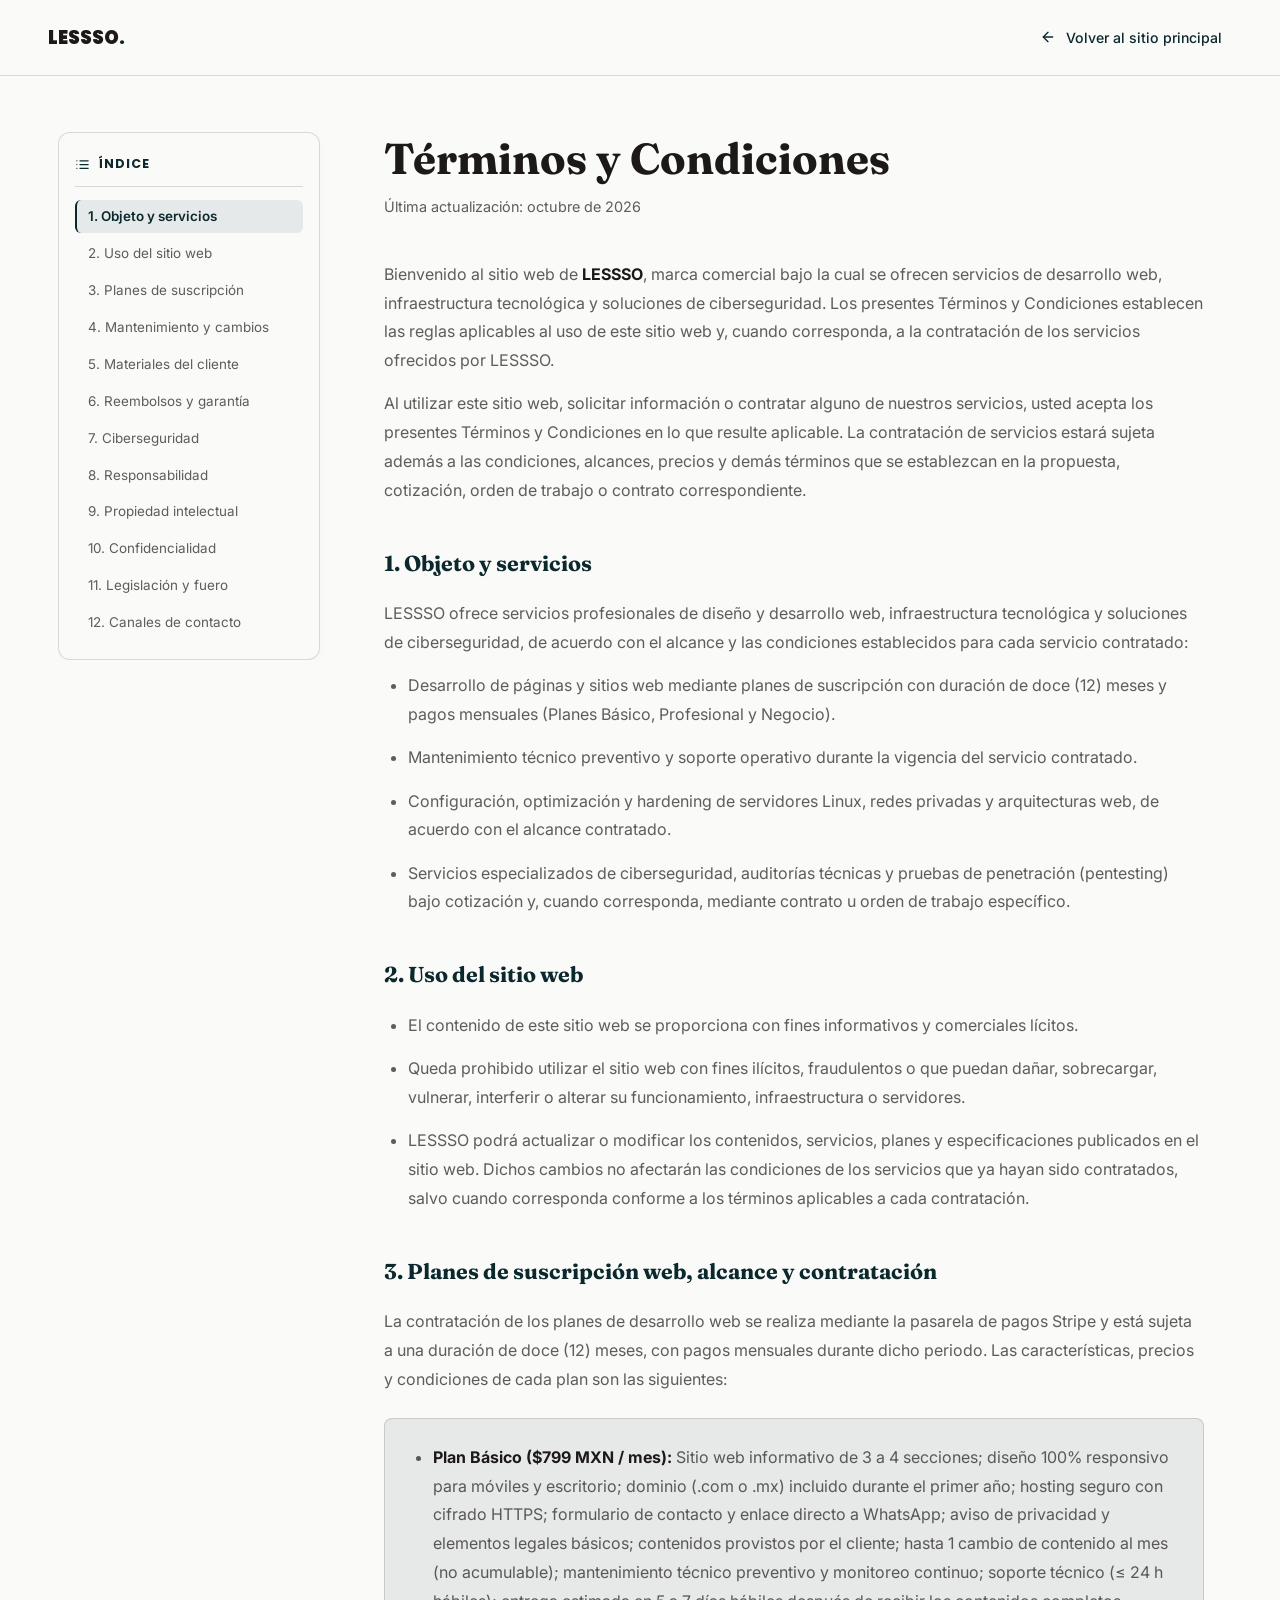
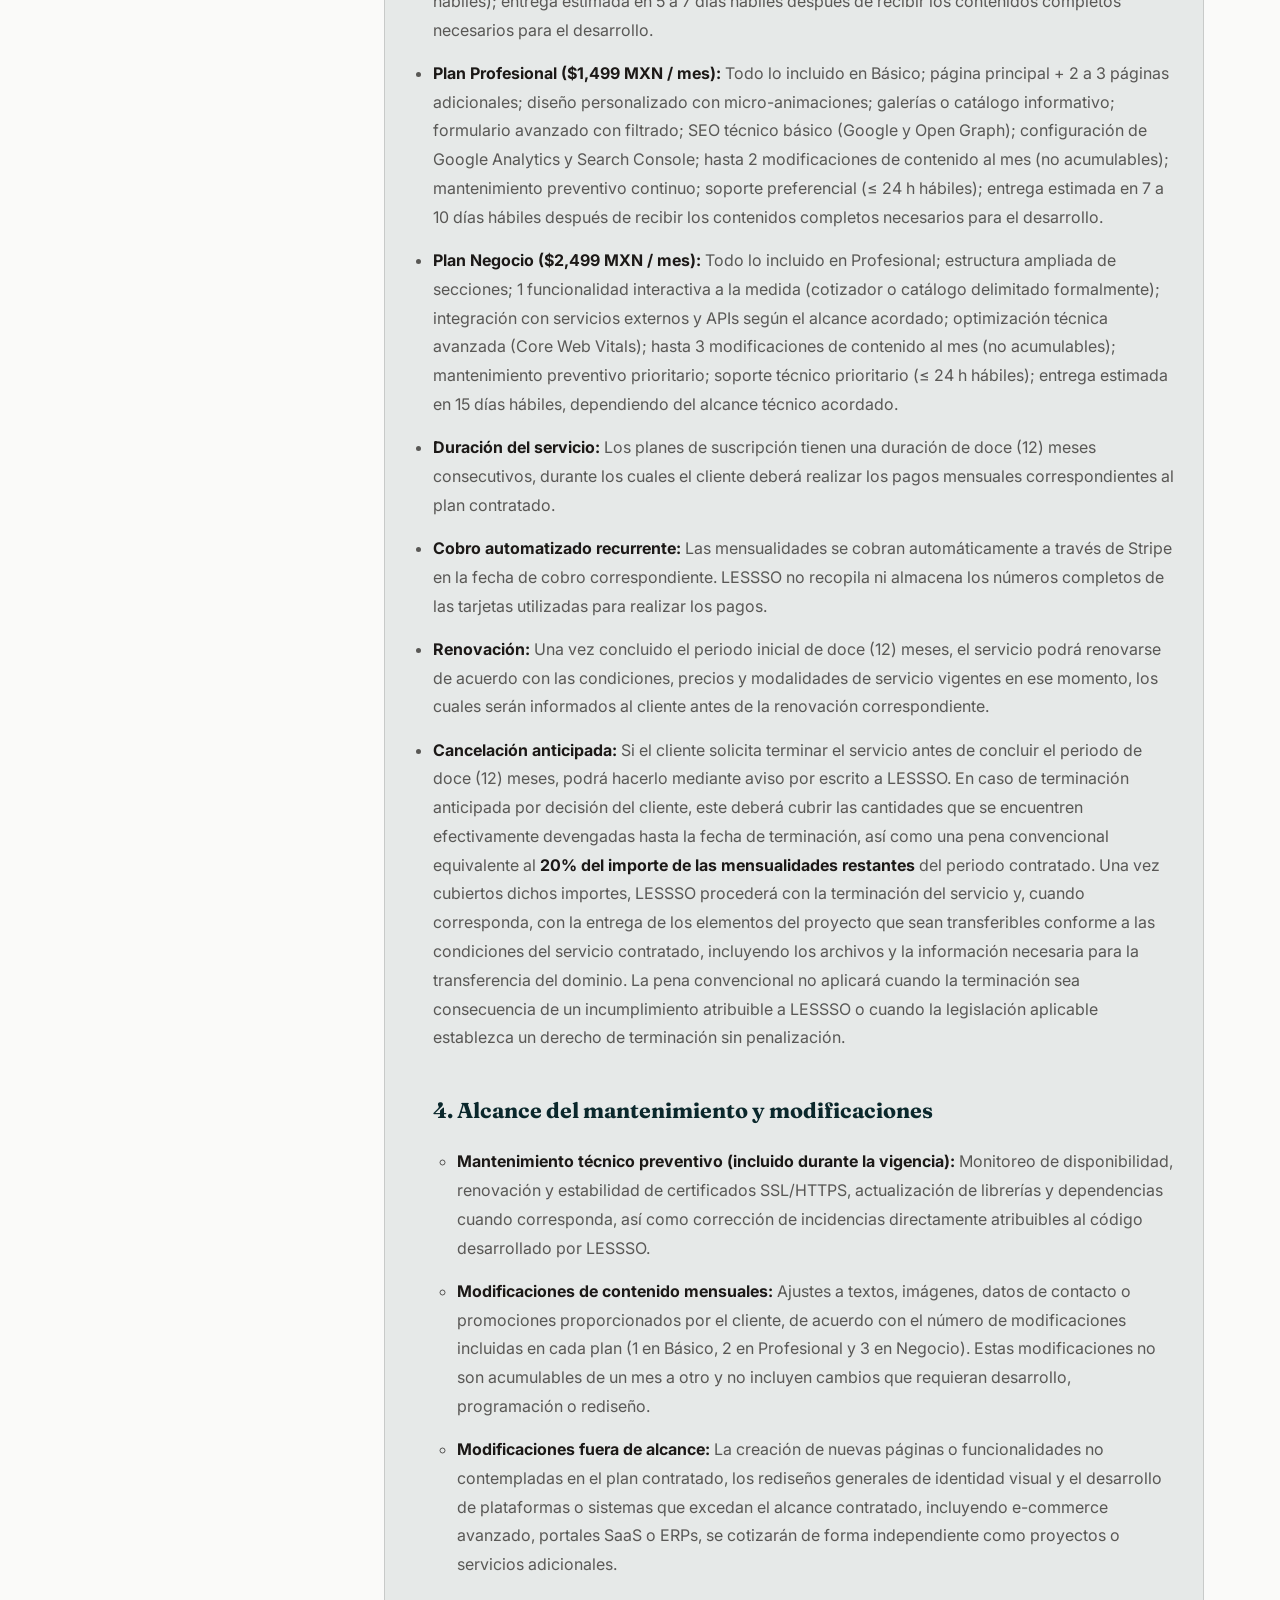
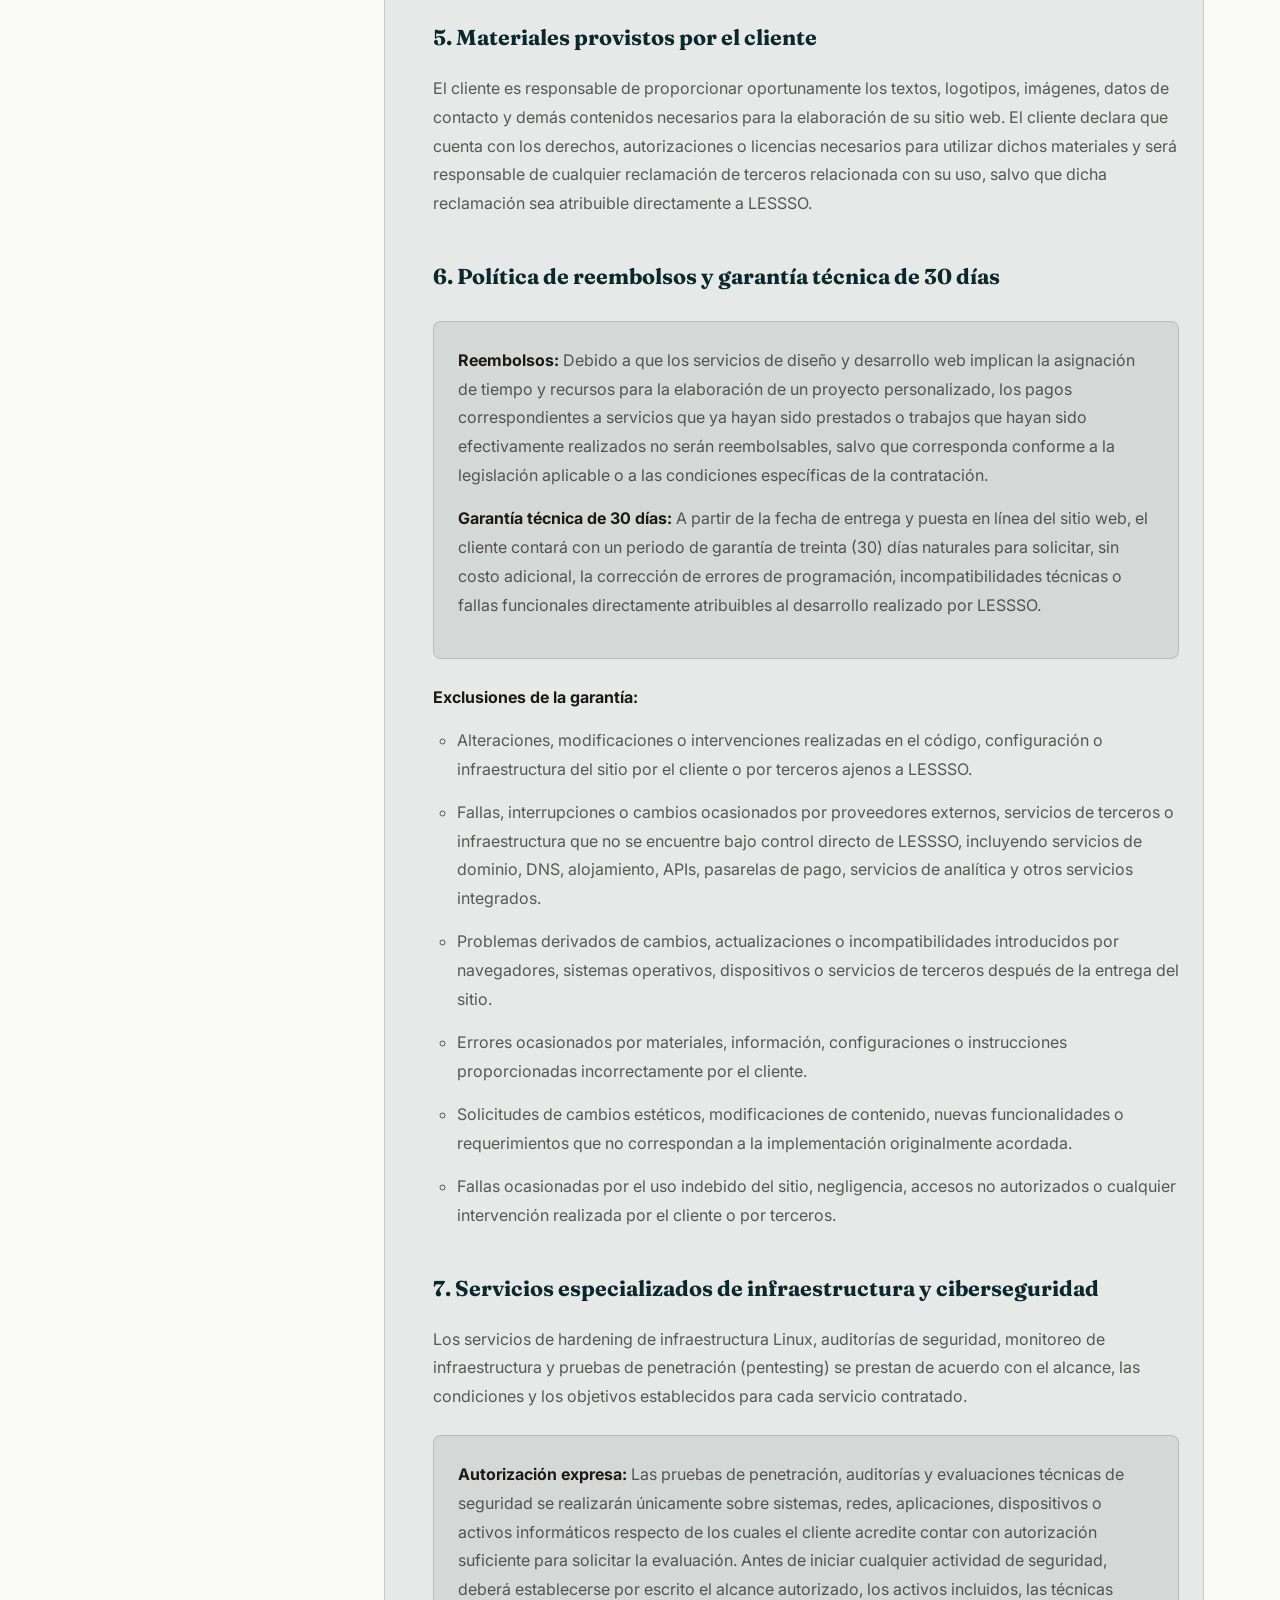
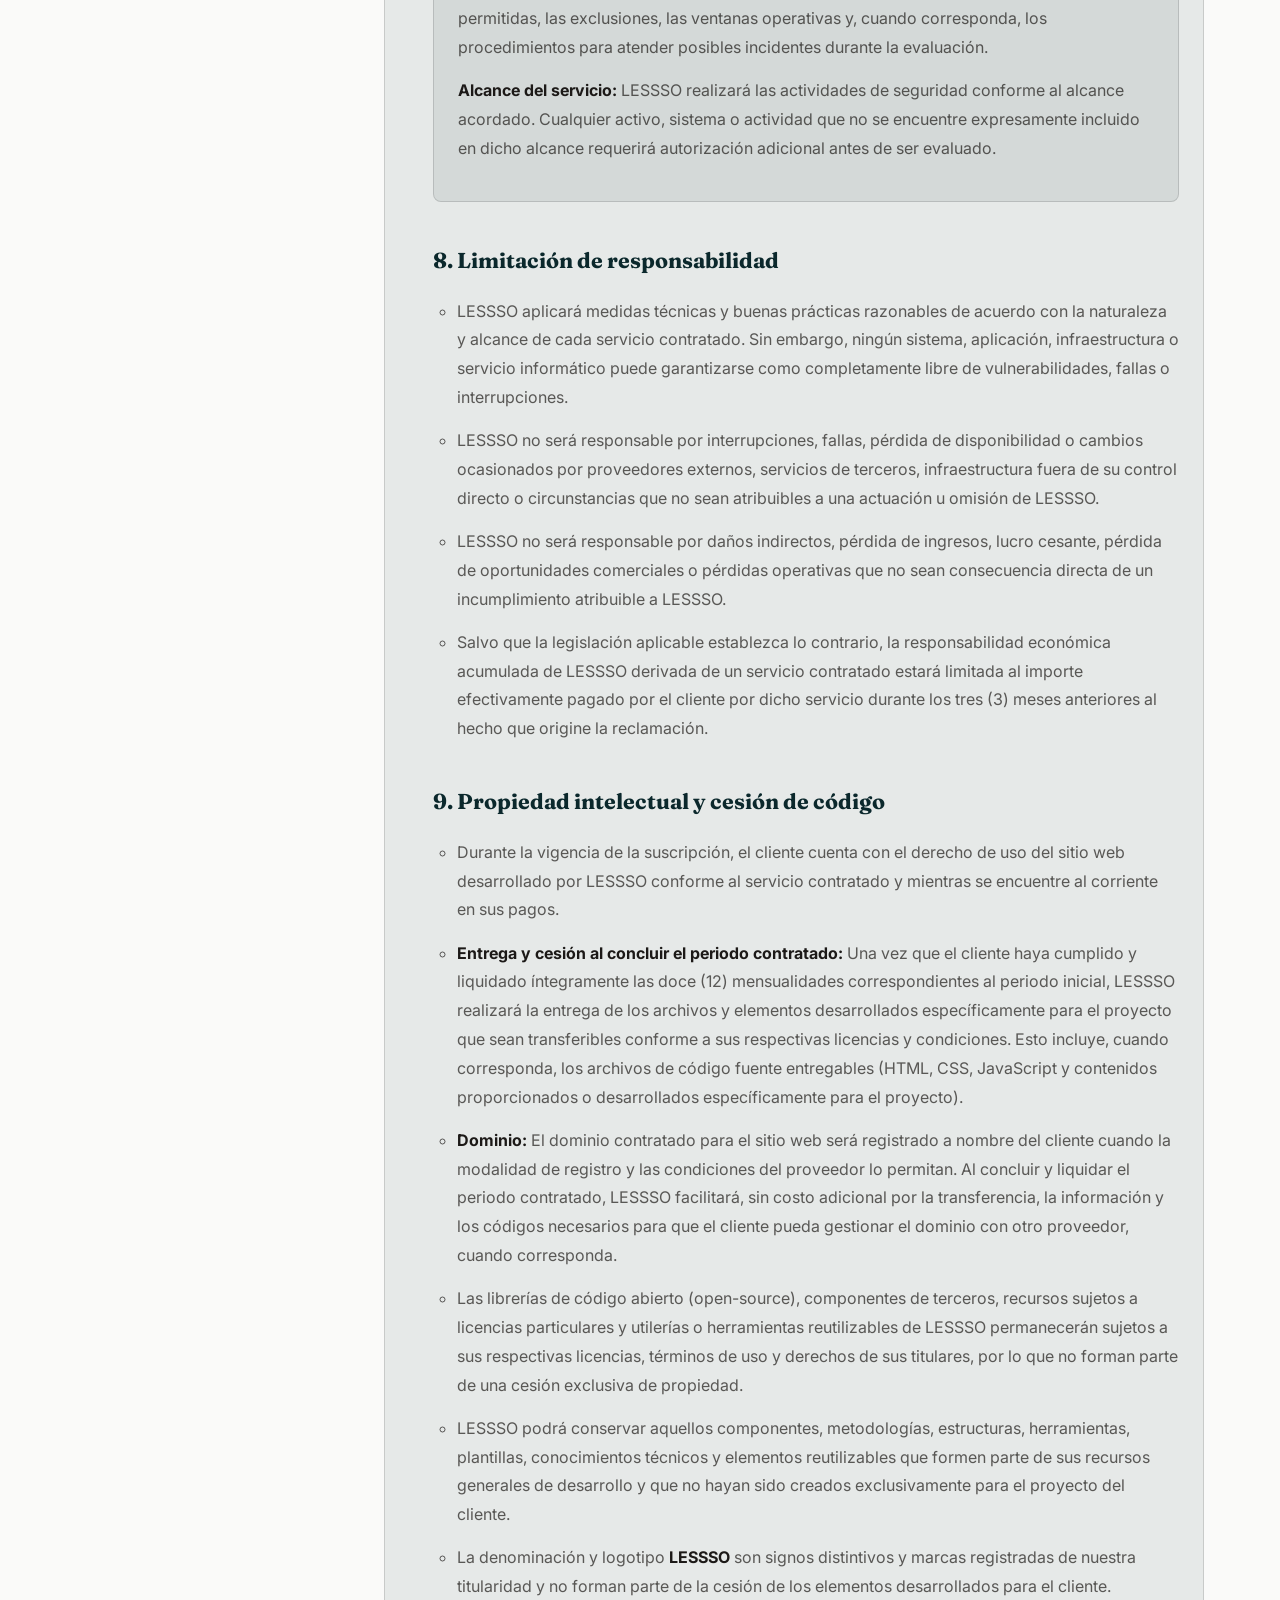
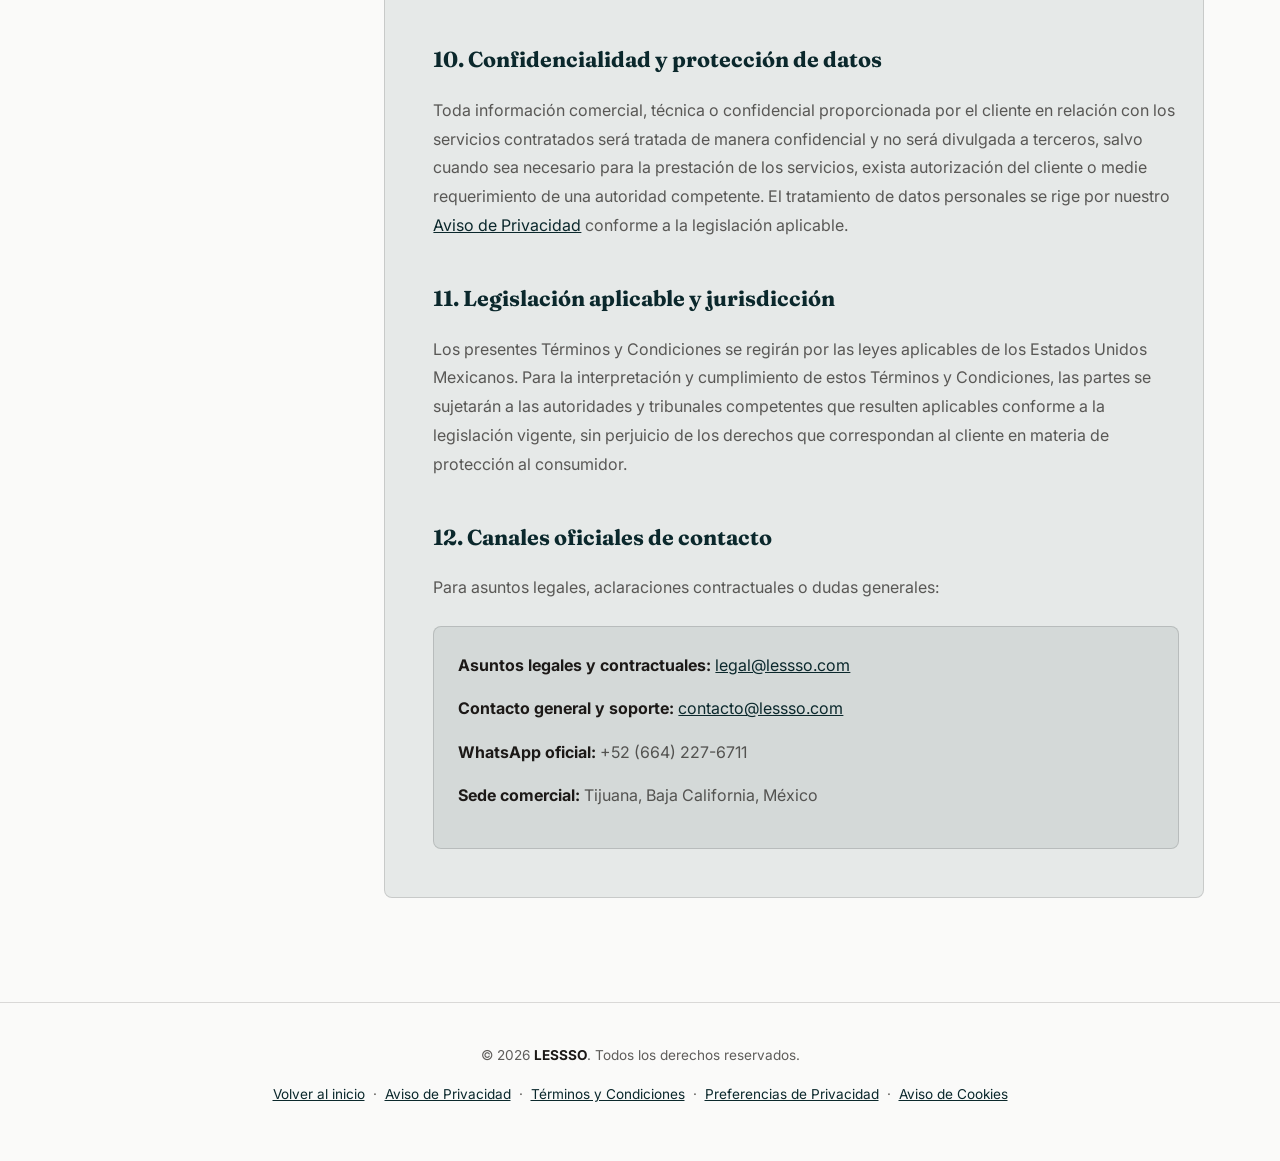
<file: avisoTerminosCondiciones.html>
<!DOCTYPE html>
<html lang="es">

<head>
  <meta charset="UTF-8">
  <meta name="viewport" content="width=device-width, initial-scale=1.0">
  <title>Términos y Condiciones | LESSSO</title>
  <meta name="description"
    content="Términos y condiciones de uso del sitio web y de los servicios de ciberseguridad y desarrollo web de LESSSO.">
  <meta name="robots" content="index, follow">
  <link rel="canonical" href="https://lessso.com/avisoTerminosCondiciones.html">
  <link rel="icon" type="image/svg+xml" href="assets/img/favicon.svg">
  <link rel="preconnect" href="https://fonts.googleapis.com">
  <link rel="preconnect" href="https://fonts.gstatic.com" crossorigin>
  <link
    href="https://fonts.googleapis.com/css2?family=Poppins:wght@700;900&family=Fraunces:wght@400;600;700&family=Inter:wght@400;500;600&display=swap"
    rel="stylesheet">
  <link rel="stylesheet" href="assets/css/legal.css">
  <script>
    (function () {
      try {
        var t = localStorage.getItem('lessso-theme');
        if (!t && window.matchMedia && window.matchMedia('(prefers-color-scheme: dark)').matches) {
          t = 'dark';
        }
        if (!t) t = 'light';
        document.documentElement.setAttribute('data-theme', t);
        document.documentElement.classList.toggle('dark', t === 'dark');
        document.documentElement.classList.toggle('light', t === 'light');
      } catch (e) { }
    })();
  </script>

  <!-- Google Consent Mode v2 (Default: Denied salvo consentimiento previo del usuario) -->
  <script>
    window.dataLayer = window.dataLayer || [];
    function gtag() { dataLayer.push(arguments); }
    var savedConsent = null;
    try { savedConsent = localStorage.getItem('lessso-cookie-consent'); } catch (e) { }
    gtag('consent', 'default', {
      'ad_storage': 'denied',
      'ad_user_data': 'denied',
      'ad_personalization': 'denied',
      'analytics_storage': savedConsent === 'granted' ? 'granted' : 'denied',
      'wait_for_update': 500
    });
  </script>

  <!-- Google tag (gtag.js) -->
  <script async src="https://www.googletagmanager.com/gtag/js?id=G-229MRPLGXM"></script>
  <script>
    gtag('js', new Date());
    gtag('config', 'G-229MRPLGXM');
  </script>
</head>

<body>

  <header>
    <div class="header-bar">
      <a href="index.html" class="brand">LESSSO<em>.</em></a>
      <a href="index.html" class="header-back-link">
        <svg viewBox="0 0 24 24" width="16" height="16" fill="none" stroke="currentColor" stroke-width="2"
          stroke-linecap="round" stroke-linejoin="round" aria-hidden="true"
          style="vertical-align:-2px;margin-right:4px;">
          <line x1="19" y1="12" x2="5" y2="12"></line>
          <polyline points="12 19 5 12 12 5"></polyline>
        </svg>
        Volver al sitio principal
      </a>
    </div>
  </header>

  <main>
    <div class="legal-layout">
      <aside class="legal-sidebar" aria-label="Índice de contenido">
        <nav class="legal-toc">
          <div class="toc-header">
            <svg viewBox="0 0 24 24" width="15" height="15" fill="none" stroke="currentColor" stroke-width="2"
              stroke-linecap="round" stroke-linejoin="round" aria-hidden="true">
              <line x1="8" y1="6" x2="21" y2="6"></line>
              <line x1="8" y1="12" x2="21" y2="12"></line>
              <line x1="8" y1="18" x2="21" y2="18"></line>
              <line x1="3" y1="6" x2="3.01" y2="6"></line>
              <line x1="3" y1="12" x2="3.01" y2="12"></line>
              <line x1="3" y1="18" x2="3.01" y2="18"></line>
            </svg>
            <span>Índice</span>
          </div>
          <ul class="toc-list">
            <li><a href="#sec-objeto" class="toc-link">1. Objeto y servicios</a></li>
            <li><a href="#sec-uso" class="toc-link">2. Uso del sitio web</a></li>
            <li><a href="#sec-planes" class="toc-link">3. Planes de suscripción</a></li>
            <li><a href="#sec-mantenimiento" class="toc-link">4. Mantenimiento y cambios</a></li>
            <li><a href="#sec-materiales" class="toc-link">5. Materiales del cliente</a></li>
            <li><a href="#sec-reembolsos" class="toc-link">6. Reembolsos y garantía</a></li>
            <li><a href="#sec-infraestructura" class="toc-link">7. Ciberseguridad</a></li>
            <li><a href="#sec-responsabilidad" class="toc-link">8. Responsabilidad</a></li>
            <li><a href="#sec-propiedad" class="toc-link">9. Propiedad intelectual</a></li>
            <li><a href="#sec-confidencialidad" class="toc-link">10. Confidencialidad</a></li>
            <li><a href="#sec-jurisdiccion" class="toc-link">11. Legislación y fuero</a></li>
            <li><a href="#sec-contacto" class="toc-link">12. Canales de contacto</a></li>
          </ul>
        </nav>
      </aside>



      <article class="legal-content">
        <h1>Términos y Condiciones</h1>
        <p class="updated">Última actualización: octubre de 2026</p>

        <p>Bienvenido al sitio web de <strong>LESSSO</strong>, marca comercial bajo la cual se ofrecen servicios de
          desarrollo web, infraestructura tecnológica y soluciones de ciberseguridad. Los presentes Términos y
          Condiciones establecen las reglas aplicables al uso de este sitio web y, cuando corresponda, a la contratación
          de los servicios ofrecidos por LESSSO.</p>

        <p>Al utilizar este sitio web, solicitar información o contratar alguno de nuestros servicios, usted acepta los
          presentes Términos y Condiciones en lo que resulte aplicable. La contratación de servicios estará sujeta
          además a las condiciones, alcances, precios y demás términos que se establezcan en la propuesta, cotización,
          orden de trabajo o contrato correspondiente.</p>


        <h2 id="sec-objeto">1. Objeto y servicios</h2>
        <p>LESSSO ofrece servicios profesionales de diseño y desarrollo web, infraestructura tecnológica y soluciones de
          ciberseguridad, de acuerdo con el alcance y las condiciones establecidos para cada servicio contratado:</p>
        <ul>
          <li>Desarrollo de páginas y sitios web mediante planes de suscripción con duración de doce (12) meses y pagos
            mensuales (Planes Básico, Profesional y Negocio).</li>
          <li>Mantenimiento técnico preventivo y soporte operativo durante la vigencia del servicio contratado.</li>
          <li>Configuración, optimización y hardening de servidores Linux, redes privadas y arquitecturas web, de
            acuerdo con el alcance contratado.</li>
          <li>Servicios especializados de ciberseguridad, auditorías técnicas y pruebas de penetración (pentesting) bajo
            cotización y, cuando corresponda, mediante contrato u orden de trabajo específico.</li>
        </ul>


        <h2 id="sec-uso">2. Uso del sitio web</h2>
        <ul>
          <li>El contenido de este sitio web se proporciona con fines informativos y comerciales lícitos.</li>
          <li>Queda prohibido utilizar el sitio web con fines ilícitos, fraudulentos o que puedan dañar, sobrecargar,
            vulnerar, interferir o alterar su funcionamiento, infraestructura o servidores.</li>
          <li>LESSSO podrá actualizar o modificar los contenidos, servicios, planes y especificaciones publicados en el
            sitio web. Dichos cambios no afectarán las condiciones de los servicios que ya hayan sido contratados, salvo
            cuando corresponda conforme a los términos aplicables a cada contratación.</li>
        </ul>


        <h2 id="sec-planes">3. Planes de suscripción web, alcance y contratación</h2>
        <p>La contratación de los planes de desarrollo web se realiza mediante la pasarela de pagos Stripe y está sujeta
          a una duración de doce (12) meses, con pagos mensuales durante dicho periodo. Las características, precios y
          condiciones de cada plan son las siguientes:</p>
        <div class="box">
          <ul>
            <li><strong>Plan Básico ($799 MXN / mes):</strong> Sitio web informativo de 3 a 4 secciones; diseño 100%
              responsivo para móviles y escritorio; dominio (.com o .mx) incluido durante el primer año; hosting seguro
              con cifrado HTTPS; formulario de contacto y enlace directo a WhatsApp; aviso de privacidad y elementos
              legales básicos; contenidos provistos por el cliente; hasta 1 cambio de contenido al mes (no acumulable);
              mantenimiento técnico preventivo y monitoreo continuo; soporte técnico (≤ 24 h hábiles); entrega estimada
              en 5 a 7 días hábiles después de recibir los contenidos completos necesarios para el desarrollo.</li>

            <li><strong>Plan Profesional ($1,499 MXN / mes):</strong> Todo lo incluido en Básico; página principal + 2 a
              3 páginas adicionales; diseño personalizado con micro-animaciones; galerías o catálogo informativo;
              formulario avanzado con filtrado; SEO técnico básico (Google y Open Graph); configuración de Google
              Analytics y Search Console; hasta 2 modificaciones de contenido al mes (no acumulables); mantenimiento
              preventivo continuo; soporte preferencial (≤ 24 h hábiles); entrega estimada en 7 a 10 días hábiles
              después de recibir los contenidos completos necesarios para el desarrollo.</li>

            <li><strong>Plan Negocio ($2,499 MXN / mes):</strong> Todo lo incluido en Profesional; estructura ampliada
              de secciones; 1 funcionalidad interactiva a la medida (cotizador o catálogo delimitado formalmente);
              integración con servicios externos y APIs según el alcance acordado; optimización técnica avanzada (Core
              Web Vitals); hasta 3 modificaciones de contenido al mes (no acumulables); mantenimiento preventivo
              prioritario; soporte técnico prioritario (≤ 24 h hábiles); entrega estimada en 15 días hábiles,
              dependiendo del alcance técnico acordado.</li>

            <li><strong>Duración del servicio:</strong> Los planes de suscripción tienen una duración de doce (12) meses
              consecutivos, durante los cuales el cliente deberá realizar los pagos mensuales correspondientes al plan
              contratado.</li>

            <li><strong>Cobro automatizado recurrente:</strong> Las mensualidades se cobran automáticamente a través de
              Stripe en la fecha de cobro correspondiente. LESSSO no recopila ni almacena los números completos de las
              tarjetas utilizadas para realizar los pagos.</li>

            <li><strong>Renovación:</strong> Una vez concluido el periodo inicial de doce (12) meses, el servicio podrá
              renovarse de acuerdo con las condiciones, precios y modalidades de servicio vigentes en ese momento, los
              cuales serán informados al cliente antes de la renovación correspondiente.</li>

            <li><strong>Cancelación anticipada:</strong> Si el cliente solicita terminar el servicio antes de concluir
              el periodo de doce (12) meses, podrá hacerlo mediante aviso por escrito a LESSSO. En caso de
              terminación anticipada por decisión del cliente, este deberá cubrir las cantidades que se encuentren
              efectivamente devengadas hasta la fecha de terminación, así como una pena convencional equivalente
              al <strong>20% del importe de las mensualidades restantes</strong> del periodo contratado.

              Una vez cubiertos dichos importes, LESSSO procederá con la terminación del servicio y, cuando
              corresponda, con la entrega de los elementos del proyecto que sean transferibles conforme a las
              condiciones del servicio contratado, incluyendo los archivos y la información necesaria para la
              transferencia del dominio.

              La pena convencional no aplicará cuando la terminación sea consecuencia de un incumplimiento
              atribuible a LESSSO o cuando la legislación aplicable establezca un derecho de terminación sin
              penalización.</li>


            <h2 id="sec-mantenimiento">4. Alcance del mantenimiento y modificaciones</h2>
            <ul>
              <li><strong>Mantenimiento técnico preventivo (incluido durante la vigencia):</strong> Monitoreo de
                disponibilidad, renovación y estabilidad de certificados SSL/HTTPS, actualización de librerías y
                dependencias cuando corresponda, así como corrección de incidencias directamente atribuibles al código
                desarrollado por LESSSO.</li>

              <li><strong>Modificaciones de contenido mensuales:</strong> Ajustes a textos, imágenes, datos de contacto
                o
                promociones proporcionados por el cliente, de acuerdo con el número de modificaciones incluidas en cada
                plan
                (1 en Básico, 2 en Profesional y 3 en Negocio). Estas modificaciones no son acumulables de un mes a otro
                y
                no incluyen cambios que requieran desarrollo, programación o rediseño.</li>

              <li><strong>Modificaciones fuera de alcance:</strong> La creación de nuevas páginas o funcionalidades no
                contempladas en el plan contratado, los rediseños generales de identidad visual y el desarrollo de
                plataformas o sistemas que excedan el alcance contratado, incluyendo e-commerce avanzado, portales SaaS
                o
                ERPs, se cotizarán de forma independiente como proyectos o servicios adicionales.</li>
            </ul>


            <h2 id="sec-materiales">5. Materiales provistos por el cliente</h2>
            <p>El cliente es responsable de proporcionar oportunamente los textos, logotipos, imágenes, datos de
              contacto y
              demás contenidos necesarios para la elaboración de su sitio web. El cliente declara que cuenta con los
              derechos, autorizaciones o licencias necesarios para utilizar dichos materiales y será responsable de
              cualquier reclamación de terceros relacionada con su uso, salvo que dicha reclamación sea atribuible
              directamente a LESSSO.</p>

            <h2 id="sec-reembolsos">6. Política de reembolsos y garantía técnica de 30 días</h2>
            <div class="box">
              <p><strong>Reembolsos:</strong> Debido a que los servicios de diseño y desarrollo web implican la
                asignación
                de tiempo y recursos para la elaboración de un proyecto personalizado, los pagos correspondientes a
                servicios que ya hayan sido prestados o trabajos que hayan sido efectivamente realizados no serán
                reembolsables, salvo que corresponda conforme a la legislación aplicable o a las condiciones específicas
                de
                la contratación.</p>

              <p><strong>Garantía técnica de 30 días:</strong> A partir de la fecha de entrega y puesta en línea del
                sitio
                web, el cliente contará con un periodo de garantía de treinta (30) días naturales para solicitar, sin
                costo
                adicional, la corrección de errores de programación, incompatibilidades técnicas o fallas funcionales
                directamente atribuibles al desarrollo realizado por LESSSO.</p>
            </div>


            <p><strong>Exclusiones de la garantía:</strong></p>
            <ul>
              <li>Alteraciones, modificaciones o intervenciones realizadas en el código, configuración o infraestructura
                del
                sitio por el cliente o por terceros ajenos a LESSSO.</li>
              <li>Fallas, interrupciones o cambios ocasionados por proveedores externos, servicios de terceros o
                infraestructura que no se encuentre bajo control directo de LESSSO, incluyendo servicios de dominio,
                DNS,
                alojamiento, APIs, pasarelas de pago, servicios de analítica y otros servicios integrados.</li>
              <li>Problemas derivados de cambios, actualizaciones o incompatibilidades introducidos por navegadores,
                sistemas operativos, dispositivos o servicios de terceros después de la entrega del sitio.</li>
              <li>Errores ocasionados por materiales, información, configuraciones o instrucciones proporcionadas
                incorrectamente por el cliente.</li>
              <li>Solicitudes de cambios estéticos, modificaciones de contenido, nuevas funcionalidades o requerimientos
                que
                no correspondan a la implementación originalmente acordada.</li>
              <li>Fallas ocasionadas por el uso indebido del sitio, negligencia, accesos no autorizados o cualquier
                intervención realizada por el cliente o por terceros.</li>
            </ul>



            <h2 id="sec-infraestructura">7. Servicios especializados de infraestructura y ciberseguridad</h2>
            <p>Los servicios de hardening de infraestructura Linux, auditorías de seguridad, monitoreo de
              infraestructura y
              pruebas de penetración (pentesting) se prestan de acuerdo con el alcance, las condiciones y los objetivos
              establecidos para cada servicio contratado.</p>
            <div class="box">
              <p><strong>Autorización expresa:</strong> Las pruebas de penetración, auditorías y evaluaciones técnicas
                de
                seguridad se realizarán únicamente sobre sistemas, redes, aplicaciones, dispositivos o activos
                informáticos
                respecto de los cuales el cliente acredite contar con autorización suficiente para solicitar la
                evaluación.
                Antes de iniciar cualquier actividad de seguridad, deberá establecerse por escrito el alcance
                autorizado,
                los activos incluidos, las técnicas permitidas, las exclusiones, las ventanas operativas y, cuando
                corresponda, los procedimientos para atender posibles incidentes durante la evaluación.</p>
              <p><strong>Alcance del servicio:</strong> LESSSO realizará las actividades de seguridad conforme al
                alcance
                acordado. Cualquier activo, sistema o actividad que no se encuentre expresamente incluido en dicho
                alcance
                requerirá autorización adicional antes de ser evaluado.</p>
            </div>

            <h2 id="sec-responsabilidad">8. Limitación de responsabilidad</h2>
            <ul>
              <li>LESSSO aplicará medidas técnicas y buenas prácticas razonables de acuerdo con la naturaleza y alcance
                de
                cada servicio contratado. Sin embargo, ningún sistema, aplicación, infraestructura o servicio
                informático
                puede garantizarse como completamente libre de vulnerabilidades, fallas o interrupciones.</li>
              <li>LESSSO no será responsable por interrupciones, fallas, pérdida de disponibilidad o cambios ocasionados
                por
                proveedores externos, servicios de terceros, infraestructura fuera de su control directo o
                circunstancias
                que no sean atribuibles a una actuación u omisión de LESSSO.</li>
              <li>LESSSO no será responsable por daños indirectos, pérdida de ingresos, lucro cesante, pérdida de
                oportunidades comerciales o pérdidas operativas que no sean consecuencia directa de un incumplimiento
                atribuible a LESSSO.</li>
              <li>Salvo que la legislación aplicable establezca lo contrario, la responsabilidad económica acumulada de
                LESSSO derivada de un servicio contratado estará limitada al importe efectivamente pagado por el cliente
                por
                dicho servicio durante los tres (3) meses anteriores al hecho que origine la reclamación.</li>
            </ul>

            <h2 id="sec-propiedad">9. Propiedad intelectual y cesión de código</h2>
            <ul>
              <li>Durante la vigencia de la suscripción, el cliente cuenta con el derecho de uso del sitio web
                desarrollado
                por LESSSO conforme al servicio contratado y mientras se encuentre al corriente en sus pagos.</li>
              <li><strong>Entrega y cesión al concluir el periodo contratado:</strong> Una vez que el cliente haya
                cumplido
                y liquidado íntegramente las doce (12) mensualidades correspondientes al periodo inicial, LESSSO
                realizará
                la entrega de los archivos y elementos desarrollados específicamente para el proyecto que sean
                transferibles
                conforme a sus respectivas licencias y condiciones. Esto incluye, cuando corresponda, los archivos de
                código
                fuente entregables (HTML, CSS, JavaScript y contenidos proporcionados o desarrollados específicamente
                para
                el proyecto).</li>
              <li><strong>Dominio:</strong> El dominio contratado para el sitio web será registrado a nombre del cliente
                cuando la modalidad de registro y las condiciones del proveedor lo permitan. Al concluir y liquidar el
                periodo contratado, LESSSO facilitará, sin costo adicional por la transferencia, la información y los
                códigos necesarios para que el cliente pueda gestionar el dominio con otro proveedor, cuando
                corresponda.
              </li>
              <li>Las librerías de código abierto (open-source), componentes de terceros, recursos sujetos a licencias
                particulares y utilerías o herramientas reutilizables de LESSSO permanecerán sujetos a sus respectivas
                licencias, términos de uso y derechos de sus titulares, por lo que no forman parte de una cesión
                exclusiva
                de propiedad.</li>
              <li>LESSSO podrá conservar aquellos componentes, metodologías, estructuras, herramientas, plantillas,
                conocimientos técnicos y elementos reutilizables que formen parte de sus recursos generales de
                desarrollo y
                que no hayan sido creados exclusivamente para el proyecto del cliente.</li>
              <li>La denominación y logotipo <strong>LESSSO</strong> son signos distintivos y marcas registradas de
                nuestra
                titularidad y no forman parte de la cesión de los elementos desarrollados para el cliente.</li>
            </ul>

            <h2 id="sec-confidencialidad">10. Confidencialidad y protección de datos</h2>
            <p>Toda información comercial, técnica o confidencial proporcionada por el cliente en relación con los
              servicios
              contratados será tratada de manera confidencial y no será divulgada a terceros, salvo cuando sea necesario
              para la prestación de los servicios, exista autorización del cliente o medie requerimiento de una
              autoridad
              competente. El tratamiento de datos personales se rige por nuestro <a href="avisoPrivacidad.html">Aviso de
                Privacidad</a> conforme a la legislación aplicable.</p>

            <h2 id="sec-jurisdiccion">11. Legislación aplicable y jurisdicción</h2>
            <p>Los presentes Términos y Condiciones se regirán por las leyes aplicables de los Estados Unidos Mexicanos.
              Para la interpretación y cumplimiento de estos Términos y Condiciones, las partes se sujetarán a las
              autoridades y tribunales competentes que resulten aplicables conforme a la legislación vigente, sin
              perjuicio
              de los derechos que correspondan al cliente en materia de protección al consumidor.</p>

            <h2 id="sec-contacto">12. Canales oficiales de contacto</h2>
            <p>Para asuntos legales, aclaraciones contractuales o dudas generales:</p>
            <div class="box">
              <p><strong>Asuntos legales y contractuales:</strong> <a
                  href="mailto:legal@lessso.com">legal@lessso.com</a>
              </p>
              <p><strong>Contacto general y soporte:</strong> <a
                  href="mailto:contacto@lessso.com">contacto@lessso.com</a>
              </p>
              <p><strong>WhatsApp oficial:</strong> +52 (664) 227-6711</p>
              <p><strong>Sede comercial:</strong> Tijuana, Baja California, México</p>
            </div>
      </article>
    </div>
  </main>

  <footer>
    <p>&copy; 2026 <strong>LESSSO</strong>. Todos los derechos reservados.</p>
    <p style="margin-top: 0.75rem; font-size: 0.85rem;">
      <a href="index.html">Volver al inicio</a>
      &nbsp;·&nbsp;
      <a href="avisoPrivacidad.html">Aviso de Privacidad</a>
      &nbsp;·&nbsp;
      <a href="avisoTerminosCondiciones.html">Términos y Condiciones</a>
      &nbsp;·&nbsp;
      <a href="avisoPreferenciasPrivacidad.html">Preferencias de Privacidad</a>
      &nbsp;·&nbsp;
      <a href="avisoCookies.html">Aviso de Cookies</a>
    </p>
  </footer>

  <script src="assets/js/modules/legal-toc.js" defer></script>
</body>

</html>
</file>
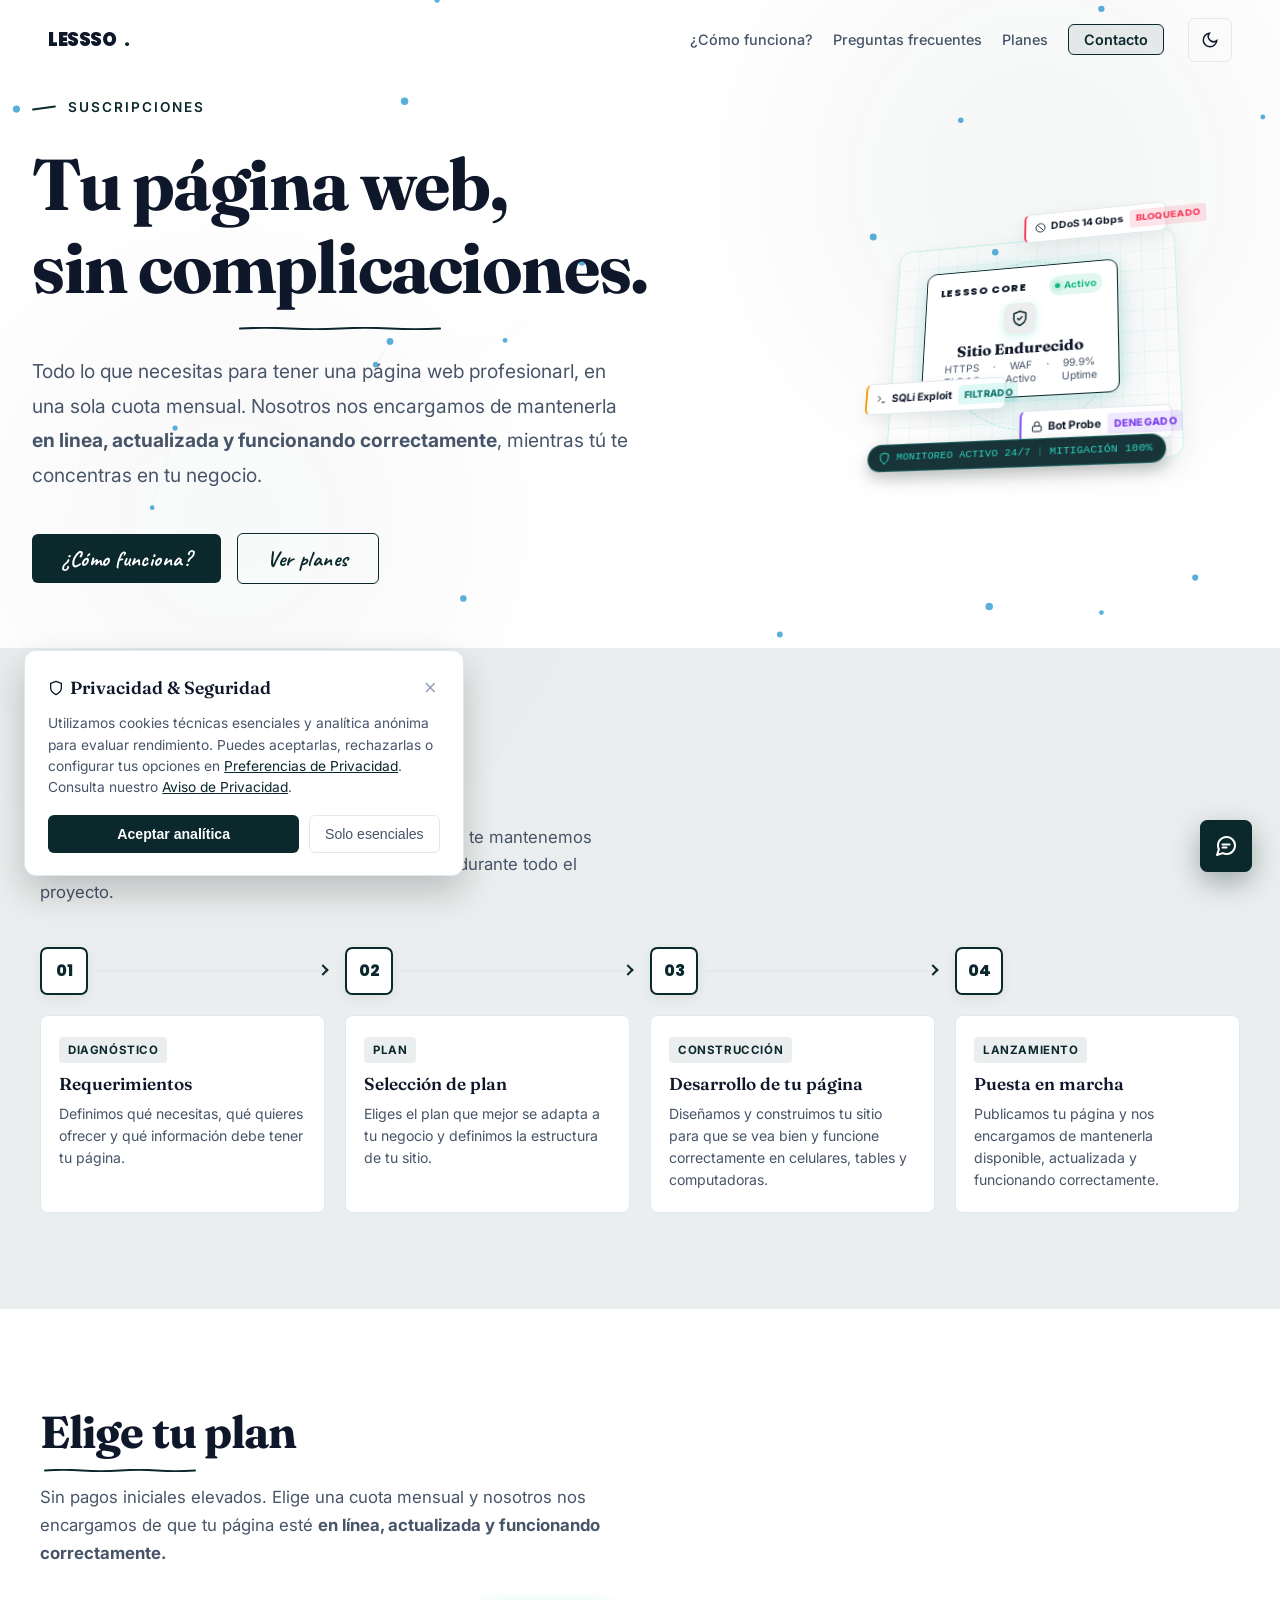
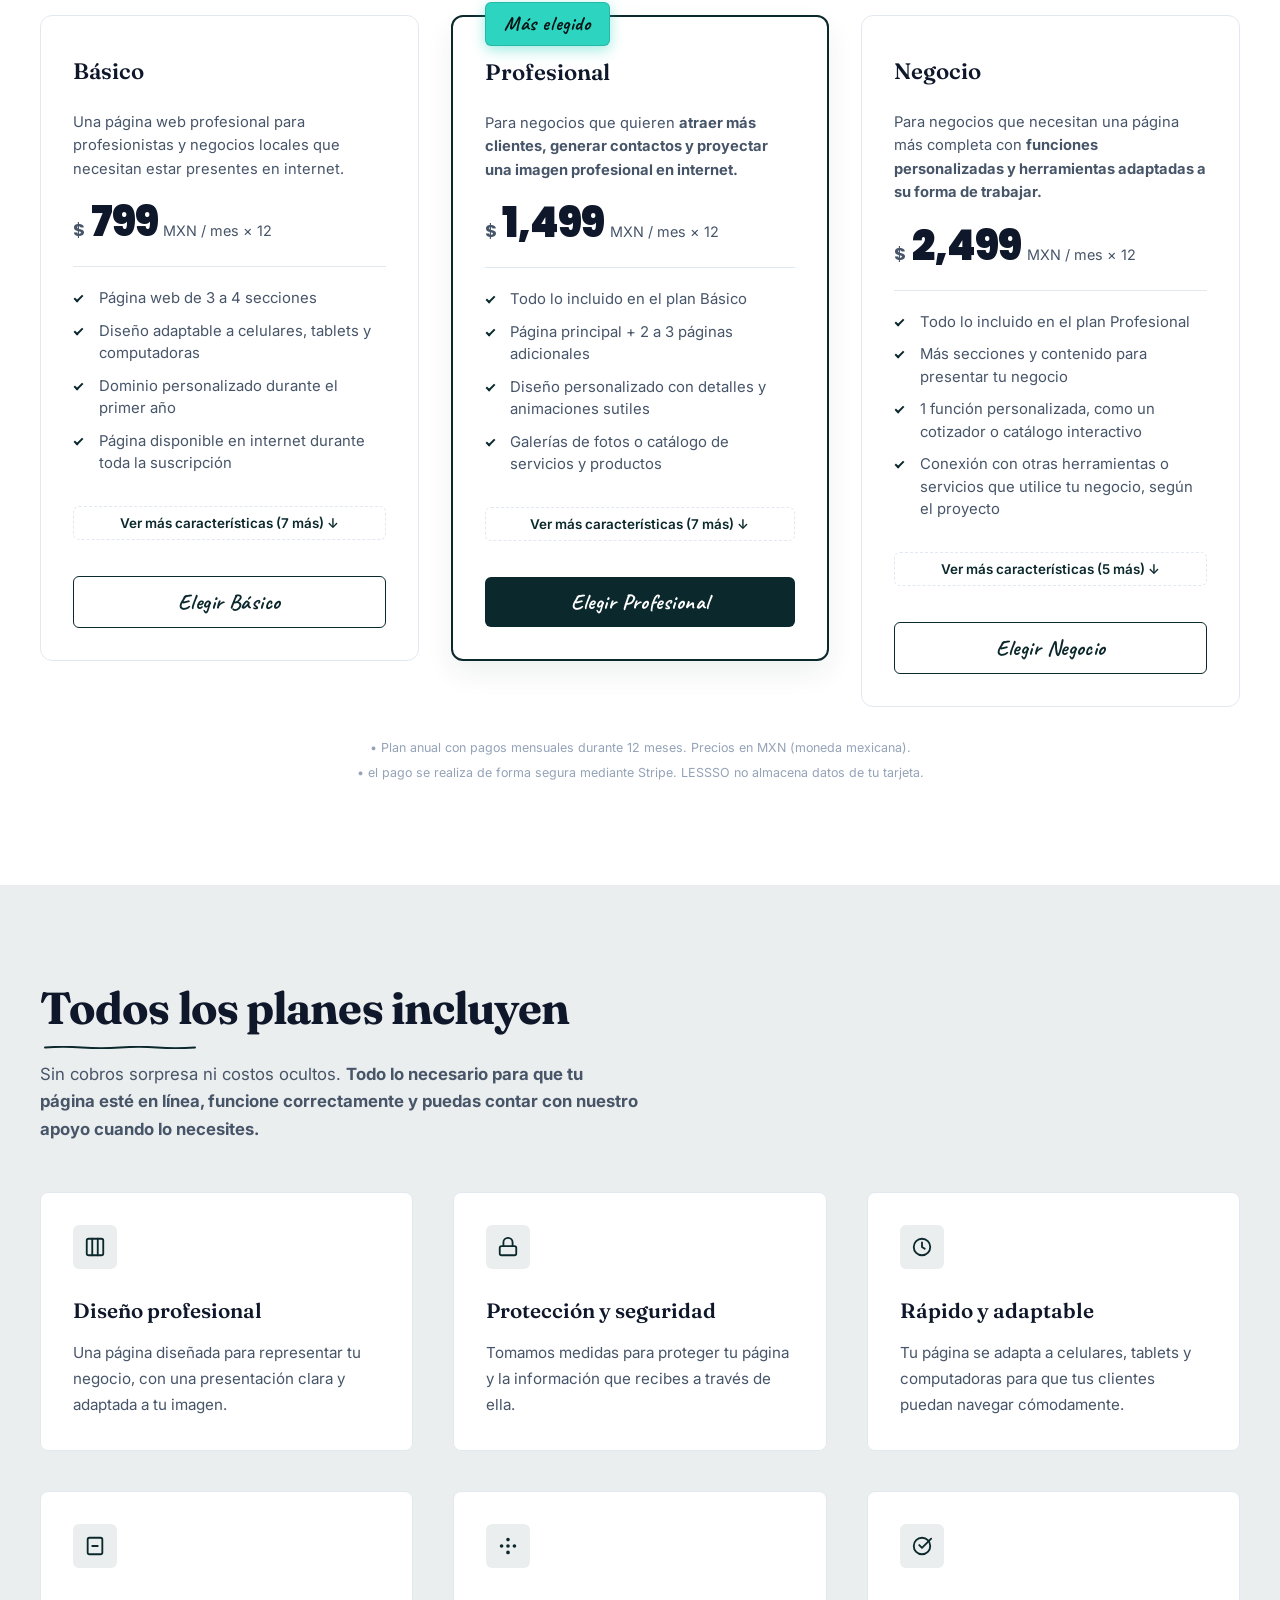
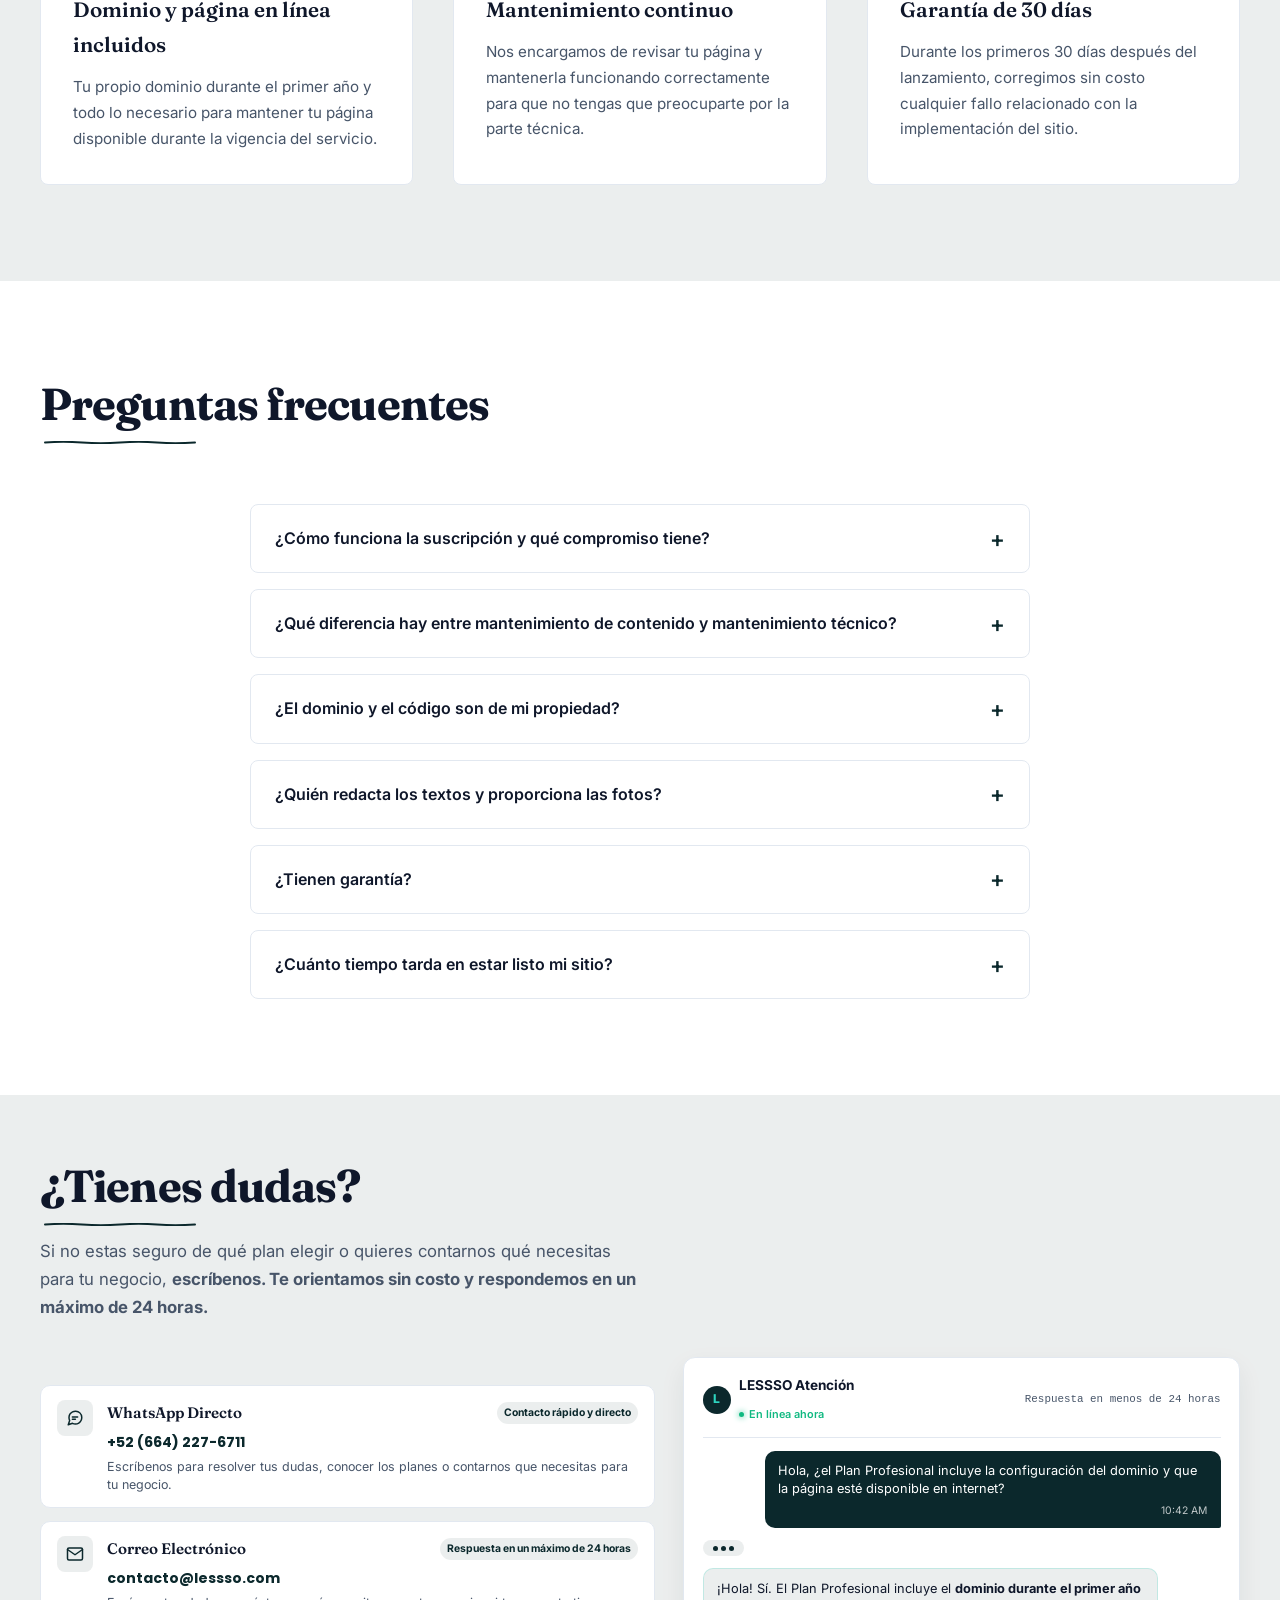
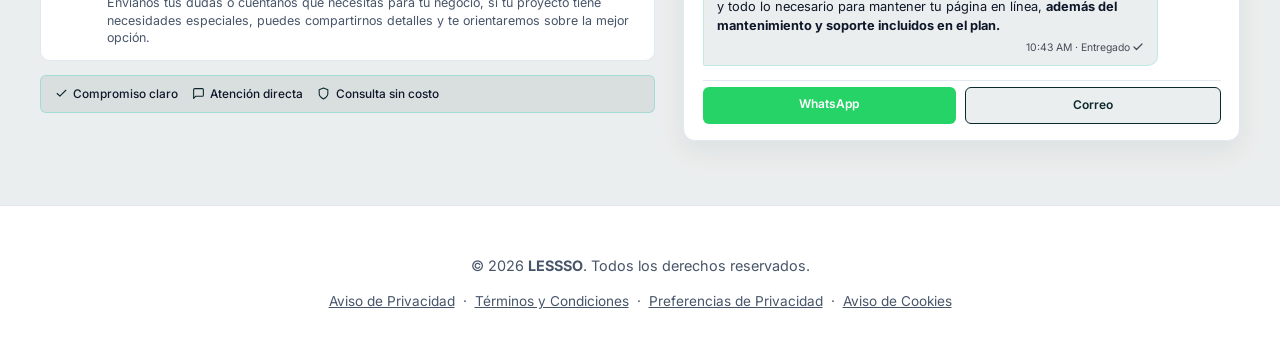
<file: suscripciones.html>
<!DOCTYPE html>
<html lang="es">

<head>
  <meta charset="UTF-8">
  <meta name="viewport" content="width=device-width, initial-scale=1.0, viewport-fit=cover">
  <title>Planes | LESSSO</title>
  <meta name="description"
    content="Tu página web profesional por una suscripción mensual: diseño, desarrollo, hosting, SSL, mantenimiento y seguridad incluidos.">
  <meta name="robots" content="index, follow">
  <link rel="canonical" href="https://lessso.com/suscripciones">
  <meta name="geo.region" content="MX">
  <meta name="geo.placename" content="México">

  <!-- Open Graph -->
  <meta property="og:type" content="website">
  <meta property="og:site_name" content="LESSSO">
  <meta property="og:title" content="Suscripciones Web — LESSSO">
  <meta property="og:description"
    content="Tu página web profesional por suscripción mensual en México: diseño, hosting, dominio, SSL y soporte continuo incluidos.">
  <meta property="og:url" content="https://lessso.com/suscripciones">
  <meta property="og:locale" content="es_MX">
  <meta property="og:image" content="https://lessso.com/og-image.jpg">
  <meta property="og:image:width" content="1200">
  <meta property="og:image:height" content="630">

  <!-- Twitter Card -->
  <meta name="twitter:card" content="summary_large_image">
  <meta name="twitter:title" content="Suscripciones Web — LESSSO">
  <meta name="twitter:description"
    content="Páginas web profesionales por suscripción mensual: diseño, hosting, dominio y soporte continuo en México.">
  <meta name="twitter:image" content="https://lessso.com/og-image.jpg">

  <!-- Schema.org estructurado con precios oficiales -->
  <script type="application/ld+json">
  {
    "@context": "https://schema.org",
    "@type": "Product",
    "name": "Suscripción Web LESSSO",
    "description": "Desarrollo y mantenimiento de páginas web por suscripción mensual en México.",
    "brand": {
      "@type": "Brand",
      "name": "LESSSO"
    },
    "offers": [
      {
        "@type": "Offer",
        "name": "Plan Básico",
        "price": "799.00",
        "priceCurrency": "MXN",
        "url": "https://lessso.com/suscripciones",
        "availability": "https://schema.org/InStock"
      },
      {
        "@type": "Offer",
        "name": "Plan Profesional",
        "price": "1499.00",
        "priceCurrency": "MXN",
        "url": "https://lessso.com/suscripciones",
        "availability": "https://schema.org/InStock"
      },
      {
        "@type": "Offer",
        "name": "Plan Negocio",
        "price": "2499.00",
        "priceCurrency": "MXN",
        "url": "https://lessso.com/suscripciones",
        "availability": "https://schema.org/InStock"
      }
    ]
  }
  </script>

  <meta name="theme-color" content="#fafaf9" id="metaTheme">
  <link rel="icon" type="image/svg+xml" href="assets/img/favicon.svg">

  <link rel="preconnect" href="https://fonts.googleapis.com">
  <link rel="preconnect" href="https://fonts.gstatic.com" crossorigin>
  <link
    href="https://fonts.googleapis.com/css2?family=Poppins:wght@700;900&family=Fraunces:wght@400;600;700&family=Inter:wght@400;500;600&family=Caveat:wght@500;700&display=swap"
    rel="stylesheet">

  <!-- Detección temprana y control fail-safe del tema (Cero FOUC) -->
  <script>
    (function () {
      var STORAGE_KEY = 'lessso-theme';
      var theme = 'light';
      try {
        document.documentElement.classList.add('js');
        var stored = localStorage.getItem(STORAGE_KEY);
        if (stored === 'dark' || stored === 'light') {
          theme = stored;
        } else if (window.matchMedia && window.matchMedia('(prefers-color-scheme: dark)').matches) {
          theme = 'dark';
        }
        document.documentElement.setAttribute('data-theme', theme);
        document.documentElement.classList.toggle('dark', theme === 'dark');
        document.documentElement.classList.toggle('light', theme === 'light');
        var meta = document.getElementById('metaTheme') || document.querySelector('meta[name="theme-color"]');
        if (meta) meta.setAttribute('content', theme === 'dark' ? '#0c0a09' : '#fafaf9');
      } catch (e) { }

      // Manejador infalible de clics: activo de inmediato en local (file://) y web
      function attachThemeListener() {
        if (window.__lesssoThemeListenerAttached) return;
        window.__lesssoThemeListenerAttached = true;

        document.addEventListener('click', function (e) {
          var btn = e.target.closest('#themeToggle, .theme-toggle');
          if (!btn) return;
          e.preventDefault();
          var current = document.documentElement.getAttribute('data-theme') === 'dark' ? 'dark' : 'light';
          var next = current === 'dark' ? 'light' : 'dark';

          document.documentElement.setAttribute('data-theme', next);
          document.documentElement.classList.toggle('dark', next === 'dark');
          document.documentElement.classList.toggle('light', next === 'light');

          if (document.body) {
            document.body.setAttribute('data-theme', next);
            document.body.classList.toggle('dark', next === 'dark');
            document.body.classList.toggle('light', next === 'light');
          }

          try { localStorage.setItem(STORAGE_KEY, next); } catch (err) { }

          var metaEl = document.getElementById('metaTheme') || document.querySelector('meta[name="theme-color"]');
          if (metaEl) metaEl.setAttribute('content', next === 'dark' ? '#0b0f19' : '#ffffff');

          var label = next === 'dark' ? 'Cambiar a modo claro' : 'Cambiar a modo oscuro';
          var allToggles = document.querySelectorAll('#themeToggle, .theme-toggle');
          for (var i = 0; i < allToggles.length; i++) {
            allToggles[i].setAttribute('aria-label', label);
            allToggles[i].setAttribute('title', label);
          }

          document.dispatchEvent(new CustomEvent('lessso:themechange', { detail: { theme: next } }));
        });
      }

      function attachHeaderNav() {
        var header = document.getElementById('header');
        if (!header) return;

        var lastY = window.pageYOffset || document.documentElement.scrollTop || 0;
        var threshold = 8;

        window.addEventListener('scroll', function () {
          var y = window.pageYOffset || document.documentElement.scrollTop || 0;
          if (y > 20) {
            header.classList.add('scrolled');
          } else {
            header.classList.remove('scrolled');
          }

          var isNavOpen = header.classList.contains('is-nav-open');
          if (y <= 60 || isNavOpen) {
            header.classList.remove('header--hidden');
            lastY = y;
          } else {
            var diff = y - lastY;
            if (diff > threshold) {
              header.classList.add('header--hidden');
              lastY = y;
            } else if (diff < -threshold) {
              header.classList.remove('header--hidden');
              lastY = y;
            }
          }
        }, { passive: true });

        var navToggle = document.getElementById('navToggle');
        if (navToggle && !navToggle.__lesssoNavAttached) {
          navToggle.__lesssoNavAttached = true;
          navToggle.addEventListener('click', function (e) {
            e.stopPropagation();
            var isOpen = header.classList.toggle('is-nav-open');
            if (isOpen) {
              header.classList.remove('header--hidden');
            }
            navToggle.setAttribute('aria-expanded', isOpen ? 'true' : 'false');
            navToggle.setAttribute('aria-label', isOpen ? 'Cerrar menú' : 'Abrir menú');
          });

          var links = header.querySelectorAll('.nav-links a');
          for (var j = 0; j < links.length; j++) {
            links[j].addEventListener('click', function () {
              header.classList.remove('is-nav-open');
              navToggle.setAttribute('aria-expanded', 'false');
              navToggle.setAttribute('aria-label', 'Abrir menú');
            });
          }

          document.addEventListener('click', function (e) {
            if (!header.contains(e.target) && header.classList.contains('is-nav-open')) {
              header.classList.remove('is-nav-open');
              navToggle.setAttribute('aria-expanded', 'false');
              navToggle.setAttribute('aria-label', 'Abrir menú');
            }
          });

          document.addEventListener('keydown', function (e) {
            if (e.key === 'Escape' && header.classList.contains('is-nav-open')) {
              header.classList.remove('is-nav-open');
              navToggle.setAttribute('aria-expanded', 'false');
              navToggle.setAttribute('aria-label', 'Abrir menú');
              navToggle.focus();
            }
          });
        }
      }

      if (document.readyState === 'loading') {
        document.addEventListener('DOMContentLoaded', function () {
          attachThemeListener();
          attachHeaderNav();
        });
      } else {
        attachThemeListener();
        attachHeaderNav();
      }
    })();
  </script>

  <!-- Google Consent Mode v2 (Default: Denied salvo consentimiento previo del usuario) -->
  <script>
    window.dataLayer = window.dataLayer || [];
    function gtag() { dataLayer.push(arguments); }
    var savedConsent = null;
    try { savedConsent = localStorage.getItem('lessso-cookie-consent'); } catch (e) { }
    gtag('consent', 'default', {
      'ad_storage': 'denied',
      'ad_user_data': 'denied',
      'ad_personalization': 'denied',
      'analytics_storage': savedConsent === 'granted' ? 'granted' : 'denied',
      'wait_for_update': 500
    });
  </script>

  <!-- Google tag (gtag.js) -->
  <script async src="https://www.googletagmanager.com/gtag/js?id=G-229MRPLGXM"></script>
  <script>
    gtag('js', new Date());
    gtag('config', 'G-229MRPLGXM');
  </script>

  <!-- Estilos del sitio y de suscripciones -->
  <link rel="stylesheet" href="assets/css/style.css">
  <link rel="stylesheet" href="assets/css/subscriptions.css">
  <script type="module" src="assets/js/pages/subscriptions.js"></script>
</head>

<body>

  <!-- Header -->
  <header class="site-header" id="header">
    <a href="index.html" class="brand">LESSSO<em>.</em></a>
    <nav class="site-nav" aria-label="Navegación principal">
      <ul class="nav-links" id="primaryNav">
        <li><a href="#como-funciona">¿Cómo funciona?</a></li>
        <li><a href="#preguntas">Preguntas frecuentes</a></li>
        <li><a href="#planes">Planes</a></li>
        <li><a href="#contact" class="nav-cta">Contacto</a></li>
      </ul>
      <button class="theme-toggle" id="themeToggle" type="button" aria-label="Cambiar tema" title="Cambiar tema">
        <svg class="icon-moon" viewBox="0 0 24 24" fill="none" stroke="currentColor" stroke-width="2">
          <path d="M21 12.8A9 9 0 1 1 11.2 3a7 7 0 0 0 9.8 9.8z" />
        </svg>
        <svg class="icon-sun" viewBox="0 0 24 24" fill="none" stroke="currentColor" stroke-width="2">
          <circle cx="12" cy="12" r="4" />
          <path d="M12 2v2m0 16v2M4.9 4.9l1.4 1.4m11.4 11.4 1.4 1.4M2 12h2m16 0h2M4.9 19.1l1.4-1.4M17.7 6.3l1.4-1.4" />
        </svg>
      </button>
      <button class="nav-toggle" id="navToggle" type="button" aria-label="Abrir menú" aria-expanded="false"
        aria-controls="primaryNav">
        <svg class="icon-menu" viewBox="0 0 24 24" fill="none" stroke="currentColor" stroke-width="2"
          stroke-linecap="round" stroke-linejoin="round" aria-hidden="true">
          <line x1="3" y1="12" x2="21" y2="12" />
          <line x1="3" y1="6" x2="21" y2="6" />
          <line x1="3" y1="18" x2="21" y2="18" />
        </svg>
        <svg class="icon-close" viewBox="0 0 24 24" fill="none" stroke="currentColor" stroke-width="2"
          stroke-linecap="round" stroke-linejoin="round" aria-hidden="true">
          <line x1="18" y1="6" x2="6" y2="18" />
          <line x1="6" y1="6" x2="18" y2="18" />
        </svg>
      </button>
    </nav>
  </header>

  <!-- Hero -->
  <section class="hero hero--compact">
    <canvas id="canvas-bg" width="800" height="600" aria-hidden="true"></canvas>
    <div class="hero-layout">
      <div class="hero-content">
        <div class="hero-label">Suscripciones</div>
        <h1>Tu página web, <span class="underline">sin complicaciones.</span></h1>
        <p class="hero-desc">Todo lo que necesitas para tener una página web profesionarl, en una sola cuota mensual.
          Nosotros nos encargamos de mantenerla <strong>en linea, actualizada y funcionando correctamente</strong>,
          mientras tú te concentras en tu negocio.</p>
        <div class="hero-actions">
          <a class="cta" href="#como-funciona">¿Cómo funciona?</a>
          <a class="cta cta--ghost" href="#planes">Ver planes</a>
        </div>
      </div>

      <!-- Simulación 3D de endurecimiento y mitigación de ciberataques -->
      <div class="hero-cyber-3d" aria-hidden="true">
        <div class="cyber-scene">
          <!-- Rejilla base isométrica -->
          <div class="cyber-grid-plane"></div>
          <div class="cyber-radar-ring"></div>

          <!-- Tarjeta de Núcleo Seguro LESSSO -->
          <div class="cyber-core-card">
            <div class="cyber-core-header">
              <span class="cyber-core-title">LESSSO Core</span>
              <span class="cyber-core-status">
                <span class="status-dot-pulse"></span>
                Activo
              </span>
            </div>
            <div class="cyber-core-shield-icon">
              <svg viewBox="0 0 24 24" width="20" height="20" fill="none" stroke="currentColor" stroke-width="2"
                stroke-linecap="round" stroke-linejoin="round">
                <path d="M12 22s8-4 8-10V5l-8-3-8 3v7c0 6 8 10 8 10z" />
                <polyline points="9 12 11 14 15 10" />
              </svg>
            </div>
            <div class="cyber-core-name">Sitio Endurecido</div>
            <div class="cyber-core-specs">
              <span>HTTPS TLS 1.3</span>
              <span>·</span>
              <span>WAF Activo</span>
              <span>·</span>
              <span>99.9% Uptime</span>
            </div>
          </div>

          <!-- Vector de Ataque 1: DDoS Mitigado (Ubicado adentro, sin desborde) -->
          <div class="attack-vector vector-ddos">
            <div class="vector-badge">
              <svg viewBox="0 0 24 24" width="11" height="11" fill="none" stroke="currentColor" stroke-width="2">
                <circle cx="12" cy="12" r="10" />
                <line x1="4.93" y1="4.93" x2="19.07" y2="19.07" />
              </svg>
              <span>DDoS 14 Gbps</span>
              <span class="vector-status vector-status--blocked">BLOQUEADO</span>
            </div>
          </div>

          <!-- Vector de Ataque 2: Inyección SQL Neutralizada -->
          <div class="attack-vector vector-sqli">
            <div class="vector-badge">
              <svg viewBox="0 0 24 24" width="11" height="11" fill="none" stroke="currentColor" stroke-width="2">
                <polyline points="4 17 10 11 4 5" />
                <line x1="12" y1="19" x2="20" y2="19" />
              </svg>
              <span>SQLi Exploit</span>
              <span class="vector-status vector-status--neutralized">FILTRADO</span>
            </div>
          </div>

          <!-- Vector de Ataque 3: Bot Rechazado -->
          <div class="attack-vector vector-bot">
            <div class="vector-badge">
              <svg viewBox="0 0 24 24" width="11" height="11" fill="none" stroke="currentColor" stroke-width="2">
                <rect x="3" y="11" width="18" height="11" rx="2" />
                <path d="M7 11V7a5 5 0 0 1 10 0v4" />
              </svg>
              <span>Bot Probe</span>
              <span class="vector-status vector-status--denied">DENEGADO</span>
            </div>
          </div>

          <!-- Píldora de Telemetría Inferior -->
          <div class="cyber-telemetry-pill">
            <svg viewBox="0 0 24 24" width="12" height="12" fill="none" stroke="currentColor" stroke-width="2"
              stroke-linecap="round" stroke-linejoin="round">
              <path d="M12 22s8-4 8-10V5l-8-3-8 3v7c0 6 8 10 8 10z" />
            </svg>
            <span>MONITOREO ACTIVO 24/7</span>
            <span style="opacity: 0.4;">|</span>
            <span>MITIGACIÓN 100%</span>
          </div>
        </div>
      </div>
    </div>
  </section>

  <!-- ¿Cómo funciona? (Línea de tiempo en serpiente) -->
  <section id="como-funciona" class="about-section">
    <div class="container">
      <div class="section-header">
        <h2>¿Cómo funciona?</h2>
        <div class="section-intro"><strong>Proceso claro y transparente:</strong> trabajamos por etapas, te mantenemos
          informado y resolvemos tus dudas de forma sencilla durante todo el proyecto.</div>
      </div>

      <div class="snake-timeline-wrapper">
        <div class="snake-timeline" role="list">

          <!-- Paso 01 -->
          <div class="snake-step reveal" role="listitem">
            <div class="snake-track-head">
              <div class="snake-node">01</div>
              <div class="snake-connector" aria-hidden="true"></div>
            </div>
            <div class="snake-card">
              <span class="snake-badge">Diagnóstico</span>
              <h3>Requerimientos</h3>
              <p>Definimos qué necesitas, qué quieres ofrecer y qué información debe tener tu página.</p>
            </div>
          </div>

          <!-- Paso 02 -->
          <div class="snake-step reveal" role="listitem">
            <div class="snake-track-head">
              <div class="snake-node">02</div>
              <div class="snake-connector" aria-hidden="true"></div>
            </div>
            <div class="snake-card">
              <span class="snake-badge">Plan</span>
              <h3>Selección de plan</h3>
              <p>Eliges el plan que mejor se adapta a tu negocio y definimos la estructura de tu sitio.</p>
            </div>
          </div>

          <!-- Paso 03 -->
          <div class="snake-step reveal" role="listitem">
            <div class="snake-track-head">
              <div class="snake-node">03</div>
              <div class="snake-connector" aria-hidden="true"></div>
            </div>
            <div class="snake-card">
              <span class="snake-badge">Construcción</span>
              <h3>Desarrollo de tu página</h3>
              <p>Diseñamos y construimos tu sitio para que se vea bien y funcione correctamente en celulares, tables y
                computadoras.</p>
            </div>
          </div>

          <!-- Paso 04 -->
          <div class="snake-step reveal" role="listitem">
            <div class="snake-track-head">
              <div class="snake-node">04</div>
            </div>
            <div class="snake-card">
              <span class="snake-badge">Lanzamiento</span>
              <h3>Puesta en marcha</h3>
              <p>Publicamos tu página y nos encargamos de mantenerla disponible, actualizada y funcionando
                correctamente.</p>
            </div>
          </div>

        </div>
      </div>
    </div>
  </section>

  <!-- Planes -->
  <section id="planes">
    <div class="container">
      <div class="section-header">
        <h2>Elige tu plan</h2>
        <div class="section-intro">Sin pagos iniciales elevados. Elige una cuota mensual y nosotros nos encargamos de
          que tu página esté <strong>en línea, actualizada y funcionando correctamente.</strong></div>
      </div>

      <div class="pricing-grid" id="pricingGrid">
        <!-- Plan: Básico -->
        <article class="pricing-card reveal" data-card-index="0">
          <h3 class="pricing-name">Básico</h3>
          <p class="pricing-desc">Una página web profesional para profesionistas y negocios locales que necesitan estar
            presentes en internet.</p>
          <p class="pricing-price">
            <span class="pricing-currency">$</span>
            <span class="pricing-amount">799</span>
            <span class="pricing-period">MXN / mes × 12</span>
          </p>
          <ul class="pricing-features">
            <li>Página web de 3 a 4 secciones</li>
            <li>Diseño adaptable a celulares, tablets y computadoras</li>
            <li>Dominio personalizado durante el primer año</li>
            <li>Página disponible en internet durante toda la suscripción</li>
            <li class="pricing-feature-extra">Formulario de contacto y botón directo de WhatsApp</li>
            <li class="pricing-feature-extra">Aviso de privacidad y elementos legales básicos</li>
            <li class="pricing-feature-extra">Contenido y fotografías proporcionados por el cliente</li>
            <li class="pricing-feature-extra">Hasta 1 cambio de contenido al mes</li>
            <li class="pricing-feature-extra">Revisión y mantenimiento de la página</li>
            <li class="pricing-feature-extra">Soporte por correo y WhatsApp, con respuesta en un máximo de 24 horas
              hábiles</li>
            <li class="pricing-feature-extra">Entrega estimada: aproximadamente 1 semana despues de recibir todo el
              contenido</li>
          </ul>
          <button type="button" class="btn-toggle-features" aria-expanded="false" data-count="7">Ver más características
            (7 más) ↓</button>
          <a class="cta cta--block cta--ghost" data-plan="basico"
            href="https://buy.stripe.com/6oUfZj7Kn2bbbIQ2j838400">Elegir Básico</a>
        </article>

        <!-- Plan: Profesional (destacado) -->
        <article class="pricing-card pricing-card--featured reveal" data-card-index="1">
          <span class="pricing-badge">Más elegido</span>
          <h3 class="pricing-name">Profesional</h3>
          <p class="pricing-desc">Para negocios que quieren <strong>atraer más clientes, generar contactos y proyectar
              una imagen profesional en internet.</strong></p>
          <p class="pricing-price">
            <span class="pricing-currency">$</span>
            <span class="pricing-amount">1,499</span>
            <span class="pricing-period">MXN / mes × 12</span>
          </p>
          <ul class="pricing-features">
            <li>Todo lo incluido en el plan Básico</li>
            <li>Página principal + 2 a 3 páginas adicionales</li>
            <li>Diseño personalizado con detalles y animaciones sutiles</li>
            <li>Galerías de fotos o catálogo de servicios y productos</li>
            <li class="pricing-feature-extra">Formulario de contacto más completo</li>
            <li class="pricing-feature-extra">Configuración de herramientas para conocer las visitas y el rendimiento de
              la página</li>
            <li class="pricing-feature-extra">Configuración de Google Analytics y Search Console</li>
            <li class="pricing-feature-extra">Hasta 2 cambios de contenido al mes</li>
            <li class="pricing-feature-extra">Revisión y mantenimiento de la página</li>
            <li class="pricing-feature-extra">Soporte técnico preferencial con respuesta en máximo de 24 horas hábiles
            </li>
            <li class="pricing-feature-extra">Entrega estimada: aproximadamente de 1 a 2 semanas después de recibir todo
              el contenido</li>
          </ul>
          <button type="button" class="btn-toggle-features" aria-expanded="false" data-count="7">Ver más características
            (7 más) ↓</button>
          <a class="cta cta--block" data-plan="profesional" href="https://buy.stripe.com/dRmfZjaWzcPP9AI5vk38402">Elegir
            Profesional</a>
        </article>

        <!-- Plan: Negocio -->
        <article class="pricing-card reveal" data-card-index="2">
          <h3 class="pricing-name">Negocio</h3>
          <p class="pricing-desc">Para negocios que necesitan una página más completa con <strong>funciones
              personalizadas y herramientas adaptadas a su forma de trabajar.</strong></p>
          <p class="pricing-price">
            <span class="pricing-currency">$</span>
            <span class="pricing-amount">2,499</span>
            <span class="pricing-period">MXN / mes × 12</span>
          </p>
          <ul class="pricing-features">
            <li>Todo lo incluido en el plan Profesional</li>
            <li>Más secciones y contenido para presentar tu negocio</li>
            <li>1 función personalizada, como un cotizador o catálogo interactivo</li>
            <li>Conexión con otras herramientas o servicios que utilice tu negocio, según el proyecto</li>
            <li class="pricing-feature-extra">Mejoras para que la página cargue y funcione de forma fluida</li>
            <li class="pricing-feature-extra">Hasta 3 cambios de contenido al mes</li>
            <li class="pricing-feature-extra">Mantenimiento y revisión prioritaria de la página</li>
            <li class="pricing-feature-extra">Soporte prioritario por WhatsApp y por correo, con respuesta en un máximo
              de 24 horas hábiles</li>
            <li class="pricing-feature-extra">Entrega estimada: aproximadamente 15 días hábiles, según el alcance
              acordado</li>
          </ul>
          <button type="button" class="btn-toggle-features" aria-expanded="false" data-count="5">Ver más características
            (5 más) ↓</button>
          <a class="cta cta--block cta--ghost" data-plan="negocio"
            href="https://buy.stripe.com/fZu7sNc0D5nncMU0b038401">Elegir Negocio</a>
        </article>

      </div>

      <div class="pricing-legal-notes">
        <p>• Plan anual con pagos mensuales durante 12 meses. Precios en MXN (moneda mexicana).</p>
        <p>• el pago se realiza de forma segura mediante Stripe. LESSSO no almacena datos de tu tarjeta.</p>
      </div>
    </div>
  </section>

  <!-- Qué incluye -->
  <section id="incluye" class="about-section">
    <div class="container">
      <div class="section-header">
        <h2>Todos los planes incluyen</h2>
        <div class="section-intro">Sin cobros sorpresa ni costos ocultos. <strong>Todo lo necesario para que tu página
            esté en línea, funcione correctamente y puedas contar con nuestro apoyo cuando lo necesites.</strong></div>
      </div>
      <div class="services-grid">
        <div class="service reveal">
          <div class="service-icon">
            <svg viewBox="0 0 24 24">
              <rect x="3" y="3" width="18" height="18" rx="2" />
              <path d="M9 3v18M15 3v18" />
            </svg>
          </div>
          <h3>Diseño profesional</h3>
          <p>Una página diseñada para representar tu negocio, con una presentación clara y adaptada a tu imagen.</p>
        </div>

        <div class="service reveal">
          <div class="service-icon">
            <svg viewBox="0 0 24 24">
              <rect x="3" y="11" width="18" height="10" rx="2" />
              <path d="M7 11V7a5 5 0 0 1 10 0v4" />
            </svg>
          </div>
          <h3>Protección y seguridad</h3>
          <p>Tomamos medidas para proteger tu página y la información que recibes a través de ella.</p>
        </div>

        <div class="service reveal">
          <div class="service-icon">
            <svg viewBox="0 0 24 24">
              <circle cx="12" cy="12" r="9" />
              <path d="M12 7v5l3 2" />
            </svg>
          </div>
          <h3>Rápido y adaptable</h3>
          <p>Tu página se adapta a celulares, tablets y computadoras para que tus clientes puedan navegar cómodamente.
          </p>
        </div>

        <div class="service reveal">
          <div class="service-icon">
            <svg viewBox="0 0 24 24">
              <path d="M4 19V5a2 2 0 0 1 2-2h12a2 2 0 0 1 2 2v14a2 2 0 0 1-2 2H6a2 2 0 0 1-2-2z" />
              <path d="M9 12h6" />
            </svg>
          </div>
          <h3>Dominio y página en línea incluidos</h3>
          <p>Tu propio dominio durante el primer año y todo lo necesario para mantener tu página disponible durante la
            vigencia del servicio.</p>
        </div>

        <div class="service reveal">
          <div class="service-icon">
            <svg viewBox="0 0 24 24">
              <circle cx="12" cy="12" r="1" />
              <circle cx="19" cy="12" r="1" />
              <circle cx="5" cy="12" r="1" />
              <circle cx="12" cy="19" r="1" />
              <circle cx="12" cy="5" r="1" />
            </svg>
          </div>
          <h3>Mantenimiento continuo</h3>
          <p>Nos encargamos de revisar tu página y mantenerla funcionando correctamente para que no tengas que
            preocuparte por la parte técnica.</p>
        </div>

        <div class="service reveal">
          <div class="service-icon">
            <svg viewBox="0 0 24 24">
              <path d="M9 11l3 3L22 4" />
              <path d="M21 12a9 9 0 1 1-18 0 9 9 0 0 1 18 0z" />
            </svg>
          </div>
          <h3>Garantía de 30 días</h3>
          <p>Durante los primeros 30 días después del lanzamiento, corregimos sin costo cualquier fallo relacionado con
            la implementación del sitio.</p>
        </div>
      </div>
    </div>
  </section>

  <!-- Preguntas frecuentes -->
  <section id="preguntas">
    <div class="container">
      <div class="section-header">
        <h2>Preguntas frecuentes</h2>
      </div>
      <div class="faq">
        <details class="faq-item reveal">
          <summary>¿Cómo funciona la suscripción y qué compromiso tiene?</summary>
          <p>Los planes tienen una duración de 12 meses y se paga mediante una cuota mensual. esto permite tener tu
            página web sin realizar un pago inicial elevado, <strong>los pagos se realizan automáticamente cada mes a
              través de Stripe.</strong></p>
        </details>
        <details class="faq-item reveal">
          <summary>¿Qué diferencia hay entre mantenimiento de contenido y mantenimiento técnico?</summary>
          <p><strong>Mantenimiento técnico (siempre incluido):</strong> Nos encargamos de revisar que tu página siga
            funcionando correctamente, mantenerla protegida y solucionar problemas relacionados con el funcionamiento
            original del sitio.</p>
          <p><strong>Mantenimiento de contenido:</strong> Son los cambios que quieras realizar en la información de tu
            página, como textos, teléfonos, horarios, imágenes o banners. Cada plan incluye una cantidad determinada de
            cambios al mes. <strong>Las nuevas secciones o funciones que requieran modificar o ampliar el sitio se
              cotizan por separado.</strong></p>
        </details>
        <details class="faq-item reveal">
          <summary>¿El dominio y el código son de mi propiedad?</summary>
          <p>Si. El dominio se registra a tu nombre desde el primer momento, <strong>al completar los 12 meses del
              plan</strong>, el sitio web pasa a ser tuyo y puedes solicitar los archivos del proyecto y la
            transferencia del dominio <strong>sin costo adicional.</strong>
          </p>
          <p>
            Se recomienda, si así lo prefieres, continuar con tu suscripción para mantener tu página en línea y seguir
            recibiendo mantenimiento y soporte.
          </p>
        </details>
        <details class="faq-item reveal">
          <summary>¿Quién redacta los textos y proporciona las fotos?</summary>
          <p>El cliente proporciona los textos base, fotografías y logotipo de su empresa. Nosotros nos encargamos de
            <strong>organizar y presentar el contenido de forma clara, atractiva y profesional</strong> para los
            visitantes.</p>
        </details>
        <details class="faq-item reveal">
          <summary>¿Tienen garantía?</summary>
          <p>Sí. Durante los <strong>30 días naturales posteriores a la publicación</strong> corregimos sin costo
            adicional cualquier fallo relacionado con el funcionamiento o la implementación del sitio.</p>
        </details>
        <details class="faq-item reveal">
          <summary>¿Cuánto tiempo tarda en estar listo mi sitio?</summary>
          <p>Una vez que contamos con la información y materiales requeridos (textos, fotos y logotipo):</p>
          <ul style="margin: 0.5rem 0 0 1.25rem; font-size: 0.95rem; line-height: 1.6; color: var(--ink-soft);">
            <li><strong>Plan Básico:</strong> aproximadamente 1 semana (5 a 7 días hábiles).</li>
            <li><strong>Plan Profesional:</strong> aproximadamente 1 semana a 2 semanas(7 a 10 días hábiles).</li>
            <li><strong>Plan Negocio:</strong> aproximadamente 15 días hábiles, dependiendo de la funcionalidad
              personalizada acordada.</li>
          </ul>
          <p>Los tiempos pueden variar en proyectos con necesidades especiales o cambios adicionales. <strong>Antes de
              comenzar, te informaremos el tiempo estimado de entrega de acuerdo con el alcance de tu proyecto.</strong>
          </p>
        </details>
      </div>
    </div>
  </section>

  <!-- Contacto -->
  <section class="contact-section" id="contact">
    <div class="container">
      <div class="section-header">
        <h2>¿Tienes dudas?</h2>
        <div class="section-intro">Si no estas seguro de qué plan elegir o quieres contarnos qué necesitas para tu
          negocio, <strong>escríbenos. Te orientamos sin costo y respondemos en un máximo de 24 horas.</strong></div>
      </div>

      <div class="dudas-grid reveal">
        <!-- Columna Izquierda: Información de canales -->
        <div class="dudas-channels">
          <!-- Canal 1: WhatsApp -->
          <a class="dudas-channel-card"
            href="https://wa.me/526642276711?text=Hola%20LESSSO%2C%20tengo%20dudas%20sobre%20los%20planes%20de%20suscripci%C3%B3n"
            target="_blank" rel="noopener">
            <div class="channel-icon-box">
              <svg viewBox="0 0 24 24" fill="none" stroke="currentColor" stroke-width="2" stroke-linecap="round"
                stroke-linejoin="round" aria-hidden="true">
                <path
                  d="M21 11.5a8.38 8.38 0 0 1-.9 3.8 8.5 8.5 0 0 1-7.6 4.7 8.38 8.38 0 0 1-3.8-.9L3 21l1.9-5.7a8.38 8.38 0 0 1-.9-3.8 8.5 8.5 0 0 1 4.7-7.6 8.38 8.38 0 0 1 3.8-.9h.5a8.48 8.48 0 0 1 8 8v.5z" />
                <path d="M8.5 10.5h7M8.5 13.5h4" />
              </svg>
            </div>
            <div class="channel-content">
              <div class="channel-header">
                <h3 class="channel-title">WhatsApp Directo</h3>
                <span class="channel-badge">Contacto rápido y directo</span>
              </div>
              <span class="channel-link-text">+52 (664) 227-6711</span>
              <p class="channel-desc">Escríbenos para resolver tus dudas, conocer los planes o contarnos que necesitas
                para tu negocio.</p>
            </div>
          </a>

          <!-- Canal 2: Correo Electrónico -->
          <a class="dudas-channel-card"
            href="mailto:contacto@lessso.com?subject=Consulta%20sobre%20planes%20de%20suscripci%C3%B3n%20LESSSO">
            <div class="channel-icon-box">
              <svg viewBox="0 0 24 24" fill="none" stroke="currentColor" stroke-width="2" stroke-linecap="round"
                stroke-linejoin="round" aria-hidden="true">
                <path d="M4 4h16c1.1 0 2 .9 2 2v12c0 1.1-.9 2-2 2H4c-1.1 0-2-.9-2-2V6c0-1.1.9-2 2-2z" />
                <polyline points="22,6 12,13 2,6" />
              </svg>
            </div>
            <div class="channel-content">
              <div class="channel-header">
                <h3 class="channel-title">Correo Electrónico</h3>
                <span class="channel-badge">Respuesta en un máximo de 24 horas</span>
              </div>
              <span class="channel-link-text">contacto@lessso.com</span>
              <p class="channel-desc">Envíanos tus dudas o cuéntanos qué necesitas para tu negocio, si tu proyecto tiene
                necesidades especiales, puedes compartirnos detalles y te orientaremos sobre la mejor opción.</p>
            </div>
          </a>

          <!-- Garantías de atención (Micro-barra, SVG) -->
          <div class="dudas-guarantee-box">
            <span class="guarantee-item">
              <svg viewBox="0 0 24 24" width="13" height="13" fill="none" stroke="currentColor" stroke-width="2"
                stroke-linecap="round" stroke-linejoin="round" aria-hidden="true">
                <polyline points="20 6 9 17 4 12" />
              </svg>
              Compromiso claro
            </span>
            <span class="guarantee-item">
              <svg viewBox="0 0 24 24" width="13" height="13" fill="none" stroke="currentColor" stroke-width="2"
                stroke-linecap="round" stroke-linejoin="round" aria-hidden="true">
                <path d="M21 15a2 2 0 0 1-2 2H7l-4 4V5a2 2 0 0 1 2-2h14a2 2 0 0 1 2 2z" />
              </svg>
              Atención directa
            </span>
            <span class="guarantee-item">
              <svg viewBox="0 0 24 24" width="13" height="13" fill="none" stroke="currentColor" stroke-width="2"
                stroke-linecap="round" stroke-linejoin="round" aria-hidden="true">
                <path d="M12 22s8-4 8-10V5l-8-3-8 3v7c0 6 8 10 8 10z" />
              </svg>
              Consulta sin costo
            </span>
          </div>
        </div>

        <!-- Columna Derecha: Animación 2D sobre contactarse / chat en vivo-->
        <div class="dudas-anim-2d" aria-hidden="true">
          <div class="chat-header">
            <div class="chat-header-user">
              <div class="chat-avatar">L</div>
              <div class="chat-info">
                <h4>LESSSO Atención</h4>
                <span class="chat-online-status">
                  <span class="status-dot-pulse"></span>
                  En línea ahora
                </span>
              </div>
            </div>
            <span class="chat-sla-badge">Respuesta en menos de 24 horas</span>
          </div>

          <div class="chat-messages">
            <!-- Mensaje del usuario -->
            <div class="chat-msg chat-msg--client">
              Hola, ¿el Plan Profesional incluye la configuración del dominio y que la página esté disponible en
              internet?
              <span class="chat-msg-time">10:42 AM</span>
            </div>

            <!-- Indicador de escritura animado 2D -->
            <div class="chat-typing-indicator" id="typingIndicator">
              <span class="typing-dot"></span>
              <span class="typing-dot"></span>
              <span class="typing-dot"></span>
            </div>

            <!-- Mensaje de respuesta de LESSSO -->
            <div class="chat-msg chat-msg--lessso">
              ¡Hola! Sí. El Plan Profesional incluye el <strong>dominio durante el primer año</strong> y todo lo
              necesario para mantener tu página en línea, <strong>además del mantenimiento y soporte incluidos en el
                plan.</strong>
              <span class="chat-msg-time">
                10:43 AM · Entregado
                <svg viewBox="0 0 24 24" width="12" height="12" fill="none" stroke="currentColor" stroke-width="2.5"
                  stroke-linecap="round" stroke-linejoin="round" aria-hidden="true"
                  style="display:inline;vertical-align:-1px;margin-left:2px;">
                  <polyline points="20 6 9 17 4 12" />
                </svg>
              </span>
            </div>
          </div>

          <div class="chat-action-bar">
            <a href="https://wa.me/526642276711?text=Hola%20LESSSO%2C%20tengo%20dudas%20sobre%20los%20planes%20de%20suscripci%C3%B3n"
              target="_blank" rel="noopener" class="chat-btn-wa">WhatsApp</a>
            <a href="mailto:contacto@lessso.com?subject=Consulta%20sobre%20planes%20de%20suscripci%C3%B3n%20LESSSO"
              class="chat-btn-mail">Correo</a>
          </div>
        </div>
      </div>
    </div>
  </section>

  <!-- Footer -->
  <footer>
    <p>&copy; 2026 <strong>LESSSO</strong>. Todos los derechos reservados.</p>
    <p style="margin-top: 0.75rem; font-size: 0.85rem;">
      <a href="avisoPrivacidad.html" style="color: inherit;">Aviso de Privacidad</a>
      &nbsp;·&nbsp;
      <a href="avisoTerminosCondiciones.html" style="color: inherit;">Términos y Condiciones</a>
      &nbsp;·&nbsp;
      <a href="avisoPreferenciasPrivacidad.html" style="color: inherit;">Preferencias de Privacidad</a>
      &nbsp;·&nbsp;
      <a href="avisoCookies.html" style="color: inherit;">Aviso de Cookies</a>
    </p>
  </footer>

  <!-- Botón flotante de WhatsApp -->
  <a class="fab-contact" href="https://wa.me/526642276711" target="_blank" rel="noopener"
    aria-label="Contactar por WhatsApp" title="Contactar por WhatsApp">
    <svg viewBox="0 0 24 24" fill="none" stroke="currentColor" stroke-width="2" stroke-linecap="round"
      stroke-linejoin="round">
      <path
        d="M21 11.5a8.38 8.38 0 0 1-.9 3.8 8.5 8.5 0 0 1-7.6 4.7 8.38 8.38 0 0 1-3.8-.9L3 21l1.9-5.7a8.38 8.38 0 0 1-.9-3.8 8.5 8.5 0 0 1 4.7-7.6 8.38 8.38 0 0 1 3.8-.9h.5a8.48 8.48 0 0 1 8 8v.5z" />
      <path d="M8.5 10.5h7M8.5 13.5h4" />
    </svg>
  </a>

  <!-- Dock de Estado y Privacidad (Consentimiento de Cookies) -->
  <aside class="site-notice-dock" id="siteNoticeDock" aria-label="Aviso de privacidad y cookies" role="dialog">
    <div class="dock-header">
      <h3 id="dockTitle"><svg class="dock-shield-icon" viewBox="0 0 24 24" width="16" height="16" fill="none"
          stroke="currentColor" stroke-width="2" stroke-linecap="round" stroke-linejoin="round" aria-hidden="true"
          style="vertical-align: -2px; margin-right: 6px;">
          <path d="M12 22s8-4 8-10V5l-8-3-8 3v7c0 6 8 10 8 10z" />
        </svg>Privacidad & Seguridad</h3>
      <button type="button" class="dock-close" id="dockCloseBtn" aria-label="Cerrar">&times;</button>
    </div>

    <div id="standardNoticeBox">
      <p>Utilizamos cookies técnicas esenciales y analítica anónima para evaluar rendimiento. Puedes aceptarlas,
        rechazarlas o configurar tus opciones en <a href="avisoPreferenciasPrivacidad.html">Preferencias de
          Privacidad</a>. Consulta nuestro <a href="avisoPrivacidad.html">Aviso de Privacidad</a>.</p>
      <div class="dock-actions">
        <button type="button" class="btn-dock-accept" id="dockAcceptBtn">Aceptar analítica</button>
        <button type="button" class="btn-dock-reject" id="dockRejectBtn">Solo esenciales</button>
      </div>
    </div>
  </aside>

  <script>
    (function () {
      // Manejo de expandir / colapsar características de planes (exclusivo para la tarjeta clicada)
      document.addEventListener('click', function (e) {
        var btn = e.target.closest('.btn-toggle-features');
        if (btn) {
          var card = btn.closest('.pricing-card');
          if (card) {
            var isExpanded = card.classList.toggle('is-expanded');
            btn.setAttribute('aria-expanded', isExpanded ? 'true' : 'false');
            var count = btn.getAttribute('data-count') || 'más';
            btn.innerHTML = isExpanded ? 'Ver menos características ↑' : 'Ver más características (' + count + ' más) ↓';
          }
        }
      });
    })();
  </script>
</body>

</html>
</file>
<file: assets/css/style.css>
/* ============================================================
   LESSSO ENHANCED — Cuaderno de bocetos, limpio
   Sistema visual intencional: papel, tinta, respiración
   ============================================================ */
:root {
  --font-display: 'Poppins', sans-serif;
  --font-serif: 'Fraunces', serif;
  --font-body: 'Inter', system-ui, sans-serif;
  --font-hand: 'Caveat', cursive;
  --ease: cubic-bezier(.22, 1, .36, 1);
  --pad: clamp(1.25rem, 4vw, 3rem);

  /* Tokens por defecto (Modo Claro) con el color oficial LESSSO #0b282c */
  --paper: #ffffff;
  --paper-warm: #f6f8f8;
  --ink: #0f172a;
  --ink-soft: #475569;
  --ink-faint: #94a3b8;
  --primary: #0b282c;
  --accent: #0b282c;
  --accent-soft: rgba(11, 40, 44, 0.08);
  --header-bg: rgba(255, 255, 255, 0.92);
  --line: #e2e8f0;
  --shadow: rgba(11, 40, 44, 0.07);
  --text-muted: #64748b;
  color-scheme: light;
}

:root[data-theme="light"],
html[data-theme="light"],
html.light,
body[data-theme="light"],
body.light {
  --paper: #ffffff;
  --paper-warm: #f6f8f8;
  --ink: #0f172a;
  --ink-soft: #475569;
  --ink-faint: #94a3b8;
  --primary: #0b282c;
  --accent: #0b282c;
  --accent-soft: rgba(11, 40, 44, 0.08);
  --header-bg: rgba(255, 255, 255, 0.92);
  --line: #e2e8f0;
  --shadow: rgba(11, 40, 44, 0.07);
  --text-muted: #64748b;
  color-scheme: light;
}

:root[data-theme="dark"],
html[data-theme="dark"],
html.dark,
body[data-theme="dark"],
body.dark {
  --paper: #071315;
  --paper-warm: #0b2024;
  --ink: #f8fafc;
  --ink-soft: #94a3b8;
  --ink-faint: #64748b;
  --primary: #0b282c;
  --accent: #2dd4bf;
  --accent-soft: rgba(45, 212, 191, 0.12);
  --header-bg: rgba(7, 19, 21, 0.92);
  --line: rgba(255, 255, 255, 0.1);
  --shadow: rgba(0, 0, 0, 0.45);
  --text-muted: #94a3b8;
  color-scheme: dark;
}

@media (prefers-color-scheme: dark) {
  :root:not([data-theme="light"]):not(.light),
  html:not([data-theme="light"]):not(.light) {
    --paper: #071315;
    --paper-warm: #0b2024;
    --ink: #f8fafc;
    --ink-soft: #94a3b8;
    --ink-faint: #64748b;
    --primary: #0b282c;
    --accent: #2dd4bf;
    --accent-soft: rgba(45, 212, 191, 0.12);
    --header-bg: rgba(7, 19, 21, 0.92);
    --line: rgba(255, 255, 255, 0.1);
    --shadow: rgba(0, 0, 0, 0.45);
    --text-muted: #94a3b8;
    color-scheme: dark;
  }
}

/* ============ BASE ============ */
*, *::before, *::after { margin: 0; padding: 0; box-sizing: border-box; }
html {
  scroll-behavior: smooth;
  background: var(--paper);
  color: var(--ink);
}

@media (prefers-reduced-motion: reduce) {
  *, *::before, *::after {
    animation-duration: 0.01ms !important;
    animation-iteration-count: 1 !important;
    transition-duration: 0.01ms !important;
    scroll-behavior: auto !important;
  }
}

body {
  background: var(--paper);
  color: var(--ink);
  font-family: var(--font-body);
  overflow-x: hidden;
  transition: background 0.4s var(--ease), color 0.4s var(--ease);
  line-height: 1.7;
}

/* ============ AMBIENT BACKGROUND GLOW (Sutil y elegante) ============ */
body::before,
body::after {
  content: '';
  position: fixed;
  border-radius: 50%;
  pointer-events: none;
  z-index: 0;
  filter: blur(120px);
  will-change: transform;
}

body::before {
  top: -10vw;
  right: -5vw;
  width: 48vw;
  height: 48vw;
  background: radial-gradient(circle, var(--accent) 0%, transparent 70%);
  opacity: 0.08;
  animation: ambientFloat1 24s ease-in-out infinite alternate;
}

body::after {
  bottom: 5vh;
  left: -8vw;
  width: 52vw;
  height: 52vw;
  background: radial-gradient(circle, var(--accent) 0%, transparent 70%);
  opacity: 0.05;
  animation: ambientFloat2 30s ease-in-out infinite alternate;
}

html[data-theme="dark"] body::before,
body[data-theme="dark"]::before { opacity: 0.12; }
html[data-theme="dark"] body::after,
body[data-theme="dark"]::after { opacity: 0.08; }

@keyframes ambientFloat1 {
  0% { transform: translate(0, 0) scale(1); }
  50% { transform: translate(-3vw, 5vh) scale(1.06); }
  100% { transform: translate(2vw, -3vh) scale(0.96); }
}

@keyframes ambientFloat2 {
  0% { transform: translate(0, 0) scale(1); }
  50% { transform: translate(4vw, -4vh) scale(1.08); }
  100% { transform: translate(-2vw, 3vh) scale(0.95); }
}

@media (prefers-reduced-motion: reduce) {
  body::before, body::after { animation: none !important; }
}

::selection { background: var(--accent); color: var(--paper); }
a { color: inherit; }
:focus-visible { outline: 2px solid var(--accent); outline-offset: 2px; }

/* ============ HEADER ============ */
.site-header {
  position: fixed;
  top: 0;
  left: 0;
  right: 0;
  z-index: 100;
  overflow: visible;
  padding: 1.1rem var(--pad);
  display: flex;
  justify-content: space-between;
  align-items: center;
  transform: translateY(0);
  transition: transform 0.35s var(--ease), background 0.3s var(--ease), backdrop-filter 0.3s var(--ease), border-color 0.3s var(--ease), box-shadow 0.3s var(--ease), padding 0.3s var(--ease);
  will-change: transform;
}

.site-header.header--hidden {
  transform: translateY(-100%);
  pointer-events: none;
}

.site-header.scrolled {
  background: var(--header-bg);
  backdrop-filter: blur(12px);
  -webkit-backdrop-filter: blur(12px);
  border-bottom: 1px solid var(--line);
  box-shadow: 0 4px 20px var(--shadow);
  padding: 0.85rem var(--pad);
}

.brand {
  font-family: var(--font-display);
  font-size: 1.15rem;
  font-weight: 900;
  letter-spacing: -0.5px;
  text-decoration: none;
  color: var(--ink);
  display: flex;
  align-items: center;
  gap: 8px;
}

.brand em { color: var(--accent); font-style: normal; }

/* ============ NAV ============ */
.site-nav {
  display: flex;
  align-items: center;
  gap: 1.5rem;
}

.nav-links {
  display: flex;
  gap: 1.25rem;
  list-style: none;
}

.nav-links a {
  text-decoration: none;
  color: var(--ink-soft);
  font-size: 0.9rem;
  font-weight: 500;
  transition: color 0.3s;
  position: relative;
}

.nav-links a::after {
  content: '';
  position: absolute;
  bottom: -4px;
  left: 0;
  width: 0;
  height: 2px;
  background: var(--accent);
  border-radius: 1px;
  transition: width 0.3s var(--ease);
}

.nav-links a:hover { color: var(--ink); }
.nav-links a:hover::after { width: 100%; }

.nav-links a.nav-cta {
  padding: 0.35rem 0.95rem;
  border: 1.5px solid var(--accent);
  background: var(--accent-soft);
  color: var(--accent);
  font-weight: 600;
  border-radius: 6px;
  transition: all 0.25s var(--ease);
}

.nav-links a.nav-cta:hover {
  background: var(--accent);
  color: var(--paper);
  transform: translateY(-1px);
  box-shadow: 0 4px 12px var(--shadow);
}

.nav-links a.nav-cta::after {
  display: none;
}

.nav-toggle {
  display: none;
}

@media (max-width: 768px) {
  .site-header {
    padding: 0.85rem 1.25rem;
    position: fixed;
    top: 0;
    left: 0;
    right: 0;
    z-index: 100;
    overflow: visible !important;
  }

  .site-nav {
    display: flex;
    align-items: center;
    gap: 0.5rem;
  }

  .nav-toggle {
    display: grid;
    place-items: center;
    background: none;
    border: 1px solid var(--line);
    width: 44px;
    height: 44px;
    min-width: 44px;
    min-height: 44px;
    border-radius: 15%;
    cursor: pointer;
    color: var(--ink);
    transition: all 0.25s var(--ease);
  }

  .nav-toggle:hover {
    background: var(--accent-soft);
  }

  .nav-toggle svg {
    width: 20px;
    height: 20px;
  }

  .nav-toggle .icon-close { display: none; }
  .nav-toggle .icon-menu { display: block; }
  .site-header.is-nav-open .nav-toggle .icon-close { display: block; }
  .site-header.is-nav-open .nav-toggle .icon-menu { display: none; }

  .nav-links {
    display: none;
    position: absolute;
    top: 100%;
    left: 0;
    right: 0;
    background: var(--paper);
    border-top: 1px solid var(--line);
    border-bottom: 1px solid var(--line);
    box-shadow: 0 16px 36px var(--shadow);
    padding: 1rem 1.5rem;
    flex-direction: column;
    gap: 0.35rem;
    animation: navMenuAppear 0.2s var(--ease);
    z-index: 1001;
  }

  @keyframes navMenuAppear {
    from { opacity: 0; transform: translateY(-8px); }
    to { opacity: 1; transform: translateY(0); }
  }

  .site-header.is-nav-open .nav-links {
    display: flex;
  }

  .nav-links li {
    width: 100%;
  }

  .nav-links a {
    display: block;
    width: 100%;
    padding: 0.75rem 1rem;
    font-size: 0.95rem;
    font-weight: 500;
    color: var(--ink);
    border-radius: 8px;
    transition: background 0.2s;
  }

  .nav-links a:hover {
    background: var(--accent-soft);
  }

  .nav-links a::after {
    display: none;
  }

  .nav-links a.nav-cta {
    margin-top: 0.25rem;
    text-align: center;
    background: var(--accent);
    color: var(--paper);
    padding: 0.75rem 1rem;
    border-radius: 8px;
    font-weight: 600;
  }

  .theme-toggle {
    width: 44px;
    height: 44px;
    min-width: 44px;
    min-height: 44px;
    flex-shrink: 0;
  }
}

.theme-toggle {
  background: none;
  border: 1px solid var(--line);
  width: 44px;
  height: 44px;
  min-width: 44px;
  min-height: 44px;
  border-radius: 15%;
  cursor: pointer;
  color: var(--ink);
  display: grid;
  place-items: center;
  transition: all 0.3s;
}

.theme-toggle:hover {
  background: var(--accent-soft);
  transform: scale(1.05);
}

.theme-toggle svg {
  width: 18px;
  height: 18px;
}

.theme-toggle .icon-moon { display: block; }
.theme-toggle .icon-sun { display: none; }

html[data-theme="dark"] .theme-toggle .icon-moon,
body[data-theme="dark"] .theme-toggle .icon-moon,
html.dark .theme-toggle .icon-moon,
body.dark .theme-toggle .icon-moon {
  display: none;
}

html[data-theme="dark"] .theme-toggle .icon-sun,
body[data-theme="dark"] .theme-toggle .icon-sun,
html.dark .theme-toggle .icon-sun,
body.dark .theme-toggle .icon-sun {
  display: block;
}

/* ============ HERO ============ */
.hero {
  min-height: auto;
  display: flex;
  align-items: center;
  padding: 6rem 2rem 4rem;
  position: relative;
  overflow: hidden;
}

/* Canvas fondo sutil */
#canvas-bg {
  position: absolute;
  inset: 0;
  z-index: 0;
  opacity: 0.65;
}

.hero-layout {
  position: relative;
  z-index: 10;
  width: 100%;
  max-width: 1600px;
  margin: 0 auto;
  display: grid;
  grid-template-columns: 1.15fr 0.85fr;
  align-items: center;
  gap: 3.5rem;
}

@media (max-width: 960px) {
  .hero-layout {
    grid-template-columns: 1fr;
    gap: 2.5rem;
  }
}

.hero-content {
  position: relative;
  z-index: 10;
  max-width: 680px;
}

/* ============ HERO ROADMAP INTERACTIVO 3D ============ */
.hero-roadmap-3d {
  position: relative;
  perspective: 1100px;
  display: flex;
  justify-content: center;
  align-items: center;
  padding: 1.5rem 0;
}

@media (max-width: 960px) {
  .hero-roadmap-3d {
    display: none !important;
  }
}

.roadmap-scene {
  position: relative;
  width: 100%;
  max-width: 420px;
  display: flex;
  flex-direction: column;
  gap: 0.85rem;
  transform: rotateX(12deg) rotateY(-14deg) rotateZ(2deg);
  transform-style: preserve-3d;
  transition: transform 0.5s var(--ease);
}

.roadmap-scene:hover {
  transform: rotateX(6deg) rotateY(-8deg) rotateZ(1deg);
}

.roadmap-stage-card {
  position: relative;
  background: var(--paper);
  border: 1.5px solid var(--line);
  border-radius: 8px;
  padding: 0.85rem 1.15rem;
  display: flex;
  align-items: center;
  gap: 0.9rem;
  box-shadow: 0 10px 24px var(--shadow);
  transition: all 0.4s var(--ease);
  transform: translateZ(20px);
}

html[data-theme="dark"] .roadmap-stage-card {
  background: var(--paper-warm);
  border-color: rgba(45, 212, 191, 0.2);
  box-shadow: 0 12px 28px rgba(0, 0, 0, 0.35);
}

.roadmap-stage-card.step-1 { transform: translateZ(40px) translateX(-15px); }
.roadmap-stage-card.step-2 { transform: translateZ(30px) translateX(15px); }
.roadmap-stage-card.step-3 { transform: translateZ(20px) translateX(-10px); }
.roadmap-stage-card.step-4 { transform: translateZ(10px) translateX(10px); }

.stage-pin {
  position: relative;
  width: 38px;
  height: 38px;
  border-radius: 6px;
  background: var(--accent-soft);
  color: var(--accent);
  display: grid;
  place-items: center;
  font-family: var(--font-display);
  font-size: 0.88rem;
  font-weight: 700;
  flex-shrink: 0;
  transition: all 0.3s;
}

.stage-pulse {
  position: absolute;
  inset: -3px;
  border-radius: 8px;
  border: 1.5px solid var(--accent);
  opacity: 0;
  animation: stagePulseAnim 4.8s infinite;
}

.stage-info {
  display: flex;
  flex-direction: column;
}

.stage-tag {
  font-size: 0.68rem;
  font-weight: 700;
  text-transform: uppercase;
  letter-spacing: 0.05em;
  color: var(--accent);
}

.stage-info h4 {
  font-family: var(--font-serif);
  font-size: 0.95rem;
  font-weight: 600;
  color: var(--ink);
  margin: 0;
}

.stage-detail {
  font-size: 0.75rem;
  color: var(--ink-soft);
}

.roadmap-connector-3d {
  width: 2px;
  height: 18px;
  margin-left: 28px;
  background: var(--line);
  position: relative;
  overflow: hidden;
  transform: translateZ(15px);
}

.connector-beam {
  position: absolute;
  top: -100%;
  left: 0;
  width: 100%;
  height: 100%;
  background: var(--accent);
  animation: beamTravelAnim 4.8s infinite;
}

.step-1 .stage-pulse { animation-delay: 0s; }
.connector-1-2 .connector-beam { animation-delay: 0.6s; }

.step-2 .stage-pulse { animation-delay: 1.2s; }
.connector-2-3 .connector-beam { animation-delay: 1.8s; }

.step-3 .stage-pulse { animation-delay: 2.4s; }
.connector-3-4 .connector-beam { animation-delay: 3.0s; }

.step-4 .stage-pulse { animation-delay: 3.6s; }

@keyframes stagePulseAnim {
  0%, 15% {
    opacity: 0.9;
    transform: scale(1.15);
  }
  30%, 100% {
    opacity: 0;
    transform: scale(1);
  }
}

@keyframes beamTravelAnim {
  0% {
    top: -100%;
    opacity: 0;
  }
  15% {
    top: 0;
    opacity: 1;
  }
  30% {
    top: 100%;
    opacity: 0;
  }
  100% {
    top: 100%;
    opacity: 0;
  }
}

.hero-label {
  font-size: 0.85rem;
  font-weight: 600;
  color: var(--accent);
  letter-spacing: 0.15em;
  text-transform: uppercase;
  margin-bottom: 1.5rem;
  display: flex;
  align-items: center;
  gap: 0.75rem;
}

.hero-label::before {
  content: '';
  width: 24px;
  height: 2px;
  background: var(--accent);
  border-radius: 1px;
  transform: rotate(-8deg);
}

h1 {
  font-family: var(--font-serif);
  font-size: clamp(2.5rem, 11vw, 4.5rem);
  font-weight: 700;
  line-height: 1.15;
  letter-spacing: -0.02em;
  color: var(--ink);
  margin-bottom: 1.5rem;
  position: relative;
  z-index: 2;
}

/* Underline ondulante */
.underline {
  position: relative;
  display: inline-block;
  padding-bottom: 0.3em;
}

.underline::after {
  content: '';
  position: absolute;
  bottom: 0;
  left: 0;
  right: 0;
  height: 3px;
  background: url('data:image/svg+xml;utf8,<svg xmlns="http://www.w3.org/2000/svg" viewBox="0 0 200 3"><path d="M0 1.5 Q 25 0.2, 50 1.5 T 100 1.5 T 150 1.5 T 200 1.5" stroke="%230b282c" stroke-width="2" fill="none" stroke-linecap="round"/></svg>');
  background-size: 100% 100%;
  background-repeat: no-repeat;
}

html[data-theme="dark"] .underline::after {
  background-image: url('data:image/svg+xml;utf8,<svg xmlns="http://www.w3.org/2000/svg" viewBox="0 0 200 3"><path d="M0 1.5 Q 25 0.2, 50 1.5 T 100 1.5 T 150 1.5 T 200 1.5" stroke="%232dd4bf" stroke-width="2" fill="none" stroke-linecap="round"/></svg>');
}

.hero-desc {
  font-size: clamp(1rem, 3vw, 1.2rem);
  color: var(--ink-soft);
  max-width: 600px;
  margin-bottom: 2.5rem;
  line-height: 1.8;
}

.cta {
  display: inline-flex;
  align-items: center;
  justify-content: center;
  padding: 0.75rem 1.85rem;
  background: var(--accent);
  color: var(--paper);
  text-decoration: none;
  font-family: var(--font-hand);
  font-size: 1.35rem;
  font-weight: 700;
  letter-spacing: 0.02em;
  border-radius: 6px;
  border: none;
  cursor: pointer;
  transition: all 0.3s var(--ease);
  position: relative;
  overflow: hidden;
  line-height: 1.2;
}

.cta::before {
  content: '';
  position: absolute;
  top: 0;
  left: -100%;
  width: 100%;
  height: 100%;
  background: rgba(255, 255, 255, 0.15);
  z-index: -1;
  transition: left 0.3s ease;
}

.cta:hover {
  transform: translateY(-2px);
  box-shadow: 0 8px 16px var(--shadow);
}

.cta:hover::before { left: 0; }

.hero-actions {
  display: flex;
  flex-wrap: wrap;
  align-items: center;
  gap: 1rem;
}

.cta--ghost {
  background: transparent;
  color: var(--accent);
  border: 1.5px solid var(--accent);
}

.cta--ghost:hover {
  background: var(--accent-soft);
  color: var(--accent);
}

.cta--block {
  display: inline-flex;
  width: 100%;
  text-align: center;
}

/* ============ SECCIONES ============ */
section {
  padding: 6rem 2rem;
  position: relative;
  z-index: 2;
}

.container {
  max-width: 1200px;
  margin: 0 auto;
}

.section-header {
  margin-bottom: 2.25rem;
}

h2 {
  font-family: var(--font-serif);
  font-size: clamp(1.8rem, 5vw, 2.8rem);
  font-weight: 700;
  line-height: 1.2;
  letter-spacing: -0.02em;
  color: var(--ink);
  margin-bottom: 0.75rem;
  position: relative;
  display: inline-block;
  padding-bottom: 0.3em;
}

h2::after {
  content: '';
  position: absolute;
  bottom: 0;
  left: 0;
  width: 160px;
  height: 3px;
  background: url('data:image/svg+xml;utf8,<svg xmlns="http://www.w3.org/2000/svg" viewBox="0 0 150 3"><path d="M0 1.5 Q 18 0.2, 37 1.5 T 75 1.5 T 112 1.5 T 150 1.5" stroke="%230b282c" stroke-width="2" fill="none" stroke-linecap="round"/></svg>');
  background-size: 100% 100%;
  background-repeat: no-repeat;
}

html[data-theme="dark"] h2::after {
  background-image: url('data:image/svg+xml;utf8,<svg xmlns="http://www.w3.org/2000/svg" viewBox="0 0 150 3"><path d="M0 1.5 Q 18 0.2, 37 1.5 T 75 1.5 T 112 1.5 T 150 1.5" stroke="%232dd4bf" stroke-width="2" fill="none" stroke-linecap="round"/></svg>');
}

.section-intro {
  font-size: 1.05rem;
  color: var(--ink-soft);
  max-width: 600px;
  line-height: 1.65;
}

/* About Section */
.about-section {
  background: var(--accent-soft);
}

.about-section .section-header {
  margin-bottom: 1.75rem;
}

.about-text {
  max-width: 720px;
}

.about-text p {
  font-size: 1.02rem;
  color: var(--ink-soft);
  margin-bottom: 0.85rem;
  line-height: 1.65;
}

.about-text p:last-child {
  margin-bottom: 0;
}

.about-text strong {
  color: var(--ink);
  font-weight: 600;
  text-decoration: underline;
  text-decoration-color: var(--accent);
  text-decoration-thickness: 1.5px;
  text-underline-offset: 3px;
}

/* Services Grid */
.services-grid {
  display: grid;
  grid-template-columns: repeat(auto-fit, minmax(280px, 1fr));
  gap: 2.5rem;
  margin-top: 3rem;
}

@media (max-width: 860px) {
  .services-grid {
    display: flex;
    overflow-x: auto;
    scroll-snap-type: x mandatory;
    gap: 1.25rem;
    padding: 0.5rem 1rem 1.75rem 1rem;
    margin-left: -1rem;
    margin-right: -1rem;
    -webkit-overflow-scrolling: touch;
    scrollbar-width: none;
  }

  .services-grid::-webkit-scrollbar {
    display: none;
  }

  .services-grid .service {
    flex: 0 0 min(82vw, 320px);
    scroll-snap-align: start;
    min-height: 280px;
    display: flex;
    flex-direction: column;
  }
}

.service {
  padding: 2rem;
  border: 1px solid var(--line);
  border-radius: 8px;
  background: var(--paper);
  transition: all 0.3s var(--ease);
  position: relative;
}

.service::before {
  content: '';
  position: absolute;
  top: -1px;
  left: 0;
  height: 3px;
  width: 0;
  background: var(--accent);
  border-radius: 3px;
  transition: width 0.4s var(--ease);
}

.service:hover {
  transform: translateY(-4px);
  border-color: var(--accent-soft);
  box-shadow: 0 8px 16px var(--shadow);
}

.service:hover::before { width: 40px; }

.service-icon {
  width: 44px;
  height: 44px;
  margin-bottom: 1.5rem;
  display: flex;
  align-items: center;
  justify-content: center;
  background: var(--accent-soft);
  border-radius: 6px;
  transition: all 0.3s;
}

.service:hover .service-icon {
  background: var(--accent);
  transform: scale(1.08);
}

.service-icon svg {
  width: 22px;
  height: 22px;
  stroke: var(--accent);
  stroke-width: 2;
  fill: none;
  stroke-linecap: round;
  stroke-linejoin: round;
}

.service:hover .service-icon svg { stroke: var(--paper); }

.service h3 {
  font-family: var(--font-serif);
  font-size: 1.3rem;
  font-weight: 600;
  color: var(--ink);
  margin-bottom: 0.75rem;
}

.service p {
  font-size: 0.95rem;
  color: var(--ink-soft);
  line-height: 1.7;
}

.service-badge {
  display: inline-block;
  font-size: 0.72rem;
  font-weight: 700;
  text-transform: uppercase;
  letter-spacing: 0.04em;
  color: var(--accent);
  background: var(--accent-soft);
  padding: 0.15rem 0.55rem;
  border-radius: 4px;
  margin-bottom: 0.6rem;
}

/* Contact Section */
.contact-section {
  background: var(--accent-soft);
}

/* ============ PROYECTOS (CAROUSEL HORIZONTAL) ============ */
.projects-carousel-wrapper {
  margin-top: 2rem;
  position: relative;
}

.projects-carousel-bar {
  display: flex;
  justify-content: space-between;
  align-items: center;
  margin-bottom: 1.25rem;
  padding: 0 0.25rem;
}

.carousel-hint {
  display: inline-flex;
  align-items: center;
  gap: 0.5rem;
  font-size: 0.88rem;
  font-weight: 600;
  color: var(--accent);
  background: var(--accent-soft);
  padding: 0.35rem 0.85rem;
  border-radius: 6px;
  letter-spacing: 0.02em;
}

.carousel-arrows {
  display: flex;
  gap: 0.5rem;
}

.carousel-arrow {
  width: 34px;
  height: 34px;
  min-width: 34px;
  min-height: 34px;
  border-radius: 6px;
  border: 1.5px solid var(--line);
  background: var(--paper);
  color: var(--ink);
  display: grid;
  place-items: center;
  cursor: pointer;
  transition: all 0.25s var(--ease);
}

.carousel-arrow svg {
  width: 14px;
  height: 14px;
}

.carousel-arrow:hover {
  background: var(--accent);
  color: var(--paper);
  border-color: var(--accent);
  transform: scale(1.05);
}

.projects-grid {
  display: flex;
  overflow-x: auto;
  scroll-snap-type: x mandatory;
  scroll-behavior: smooth;
  gap: 1.75rem;
  padding: 0.75rem 0.25rem 1.5rem;
  -webkit-overflow-scrolling: touch;
  scrollbar-width: none;
  -ms-overflow-style: none;
}

.projects-grid::-webkit-scrollbar {
  display: none;
}

.project {
  flex: 0 0 clamp(310px, 80vw, 370px);
  scroll-snap-align: start;
  border: 1px solid var(--line);
  border-radius: 8px;
  overflow: hidden;
  background: var(--paper);
  transition: all 0.3s var(--ease);
  display: flex;
  flex-direction: column;
}

.carousel-progress-track {
  width: 140px;
  height: 4px;
  background: var(--line);
  border-radius: 4px;
  margin: 1.5rem auto 0.75rem;
  overflow: hidden;
  position: relative;
}

.carousel-progress-bar {
  height: 100%;
  width: 33.33%;
  background: var(--accent);
  border-radius: 4px;
  transition: transform 0.15s ease-out;
  will-change: transform;
}

.carousel-dots .dot.active {
  background: var(--accent);
  width: 24px;
  border-radius: 4px;
}

.project {
  min-width: min(100%, 360px);
  max-width: 380px;
  scroll-snap-align: start;
  border: 1px solid var(--line);
  border-radius: 8px;
  overflow: hidden;
  background: var(--paper-warm);
  transition: transform 0.3s var(--ease), box-shadow 0.3s var(--ease), border-color 0.3s var(--ease);
  display: flex;
  flex-direction: column;
}

.project:hover {
  transform: translateY(-4px);
  box-shadow: 0 14px 28px var(--shadow);
  border-color: var(--accent);
}

.project-window {
  background: var(--paper);
  border-bottom: 1px solid var(--line);
  padding: 0.65rem 0.9rem;
  display: flex;
  align-items: center;
  gap: 0.65rem;
}

.window-dots {
  display: flex;
  gap: 5px;
}

.window-dots span {
  width: 9px;
  height: 9px;
  border-radius: 15%;
  background: var(--line);
}

.window-url {
  font-family: monospace;
  font-size: 0.72rem;
  color: var(--ink-faint);
  white-space: nowrap;
  overflow: hidden;
  text-overflow: ellipsis;
  padding: 0.15rem 0.5rem;
  background: var(--paper-warm);
  border-radius: 4px;
  border: 1px solid var(--line);
}

.project-preview {
  padding: 1.15rem 1.25rem 0.85rem;
  background: var(--paper);
  border-bottom: 1px solid var(--line);
}

.preview-badge-row {
  display: flex;
  align-items: center;
  justify-content: space-between;
  gap: 0.5rem;
}

.preview-chip {
  display: inline-flex;
  align-items: center;
  gap: 0.35rem;
  font-size: 0.75rem;
  font-weight: 600;
  color: var(--accent);
  background: var(--accent-soft);
  padding: 0.2rem 0.55rem;
  border-radius: 6px;
}

.preview-chip-dot {
  width: 6px;
  height: 6px;
  border-radius: 15%;
  background: var(--accent);
}

.preview-stat {
  font-size: 0.72rem;
  color: var(--ink-soft);
  font-weight: 500;
}

.project-body {
  padding: 1.25rem;
  display: flex;
  flex-direction: column;
  gap: 0.65rem;
  flex: 1;
}

.project-tags {
  display: flex;
  flex-wrap: wrap;
  gap: 0.4rem;
}

.project-tag {
  font-size: 0.72rem;
  font-weight: 500;
  color: var(--ink-soft);
  background: var(--paper);
  border: 1px solid var(--line);
  padding: 0.15rem 0.5rem;
  border-radius: 4px;
}

.project-body h3 {
  font-family: var(--font-serif);
  font-size: 1.15rem;
  font-weight: 600;
  line-height: 1.35;
  color: var(--ink);
  margin: 0.15rem 0;
}

.project-body p {
  font-size: 0.88rem;
  color: var(--ink-soft);
  line-height: 1.6;
  flex: 1;
}

.project-link {
  display: inline-flex;
  align-items: center;
  gap: 0.35rem;
  margin-top: 0.35rem;
  font-size: 0.88rem;
  font-weight: 600;
  color: var(--accent);
  text-decoration: none;
  transition: gap 0.2s var(--ease);
}

.project-link:hover {
  gap: 0.6rem;
  text-decoration: underline;
}

.contact-grid {
  display: grid;
  grid-template-columns: 1.15fr 0.85fr;
  gap: 2.5rem;
  align-items: stretch;
  margin-top: 1rem;
}

.contact-form-card {
  background: var(--paper);
  border: 1.5px solid var(--line);
  border-radius: 12px;
  padding: 2.2rem;
  box-shadow: 0 8px 24px rgba(0, 0, 0, 0.04);
}

html[data-theme="dark"] .contact-form-card {
  box-shadow: 0 8px 24px rgba(0, 0, 0, 0.25);
}

.contact-form-card h3 {
  font-family: var(--font-serif);
  font-size: 1.35rem;
  font-weight: 600;
  color: var(--ink);
  margin-bottom: 0.35rem;
}

.contact-form-card p.form-subtitle {
  font-size: 0.9rem;
  color: var(--ink-soft);
  margin-bottom: 1.5rem;
  line-height: 1.5;
}

.form-row {
  display: grid;
  grid-template-columns: 1fr 1fr;
  gap: 1rem;
}

@media (max-width: 600px) {
  .form-row {
    grid-template-columns: 1fr;
    gap: 0;
  }
}

.contact-side {
  display: flex;
  flex-direction: column;
  gap: 1.5rem;
}

.contact-info-card {
  background: var(--paper);
  border: 1.5px solid var(--line);
  border-radius: 12px;
  padding: 1.75rem;
  display: flex;
  flex-direction: column;
  justify-content: space-between;
}

.contact-intro {
  margin-bottom: 0.5rem;
  font-weight: 600;
  font-size: 0.95rem;
  color: var(--ink);
}

.contact-email {
  display: inline-block;
  font-size: 1.15rem;
  font-weight: 700;
  color: var(--accent);
  text-decoration: underline;
  text-underline-offset: 4px;
  margin-bottom: 1.5rem;
  transition: opacity 0.2s var(--ease);
}

.contact-email:hover {
  opacity: 0.85;
}

.contact-details {
  display: flex;
  flex-direction: column;
  gap: 1.1rem;
  margin-bottom: 1.25rem;
}

.contact-detail-item {
  display: flex;
  align-items: flex-start;
  gap: 0.85rem;
}

.contact-detail-item svg {
  width: 22px !important;
  height: 22px !important;
  min-width: 22px !important;
  min-height: 22px !important;
  max-width: 22px !important;
  max-height: 22px !important;
  stroke: var(--accent);
  stroke-width: 2;
  margin-top: 2px;
  flex-shrink: 0;
  display: inline-block;
}

.contact-detail-text {
  display: flex;
  flex-direction: column;
  gap: 0.15rem;
  line-height: 1.4;
}

.contact-detail-text strong {
  font-size: 0.8rem;
  text-transform: uppercase;
  letter-spacing: 0.06em;
  color: var(--ink-faint);
  font-weight: 600;
}

.contact-detail-text span,
.contact-detail-text a {
  font-size: 0.95rem;
  color: var(--ink);
  font-weight: 500;
  text-decoration: none;
}

.contact-detail-text a:hover {
  color: var(--accent);
  text-decoration: underline;
}

/* Map Wrapper */
.contact-map-wrapper {
  position: relative;
  display: flex;
  flex-direction: column;
}

.map-badge {
  position: absolute;
  top: 1rem;
  left: 1rem;
  z-index: 2;
  background: var(--paper);
  padding: 0.4rem 0.85rem;
  border-radius: 6px;
  font-size: 0.8rem;
  font-weight: 600;
  color: var(--ink);
  box-shadow: 0 4px 14px rgba(0, 0, 0, 0.15);
  border: 1px solid var(--line);
  display: flex;
  align-items: center;
  gap: 0.4rem;
  pointer-events: none;
}

.contact-map {
  width: 100%;
  height: 100%;
  min-height: 380px;
  border-radius: 12px;
  overflow: hidden;
  border: 1.5px solid var(--line);
  background: var(--paper-warm);
  position: relative;
}

.contact-map iframe {
  width: 100%;
  height: 100%;
  min-height: 380px;
  border: 0;
  display: block;
}

html[data-theme="dark"] .contact-map iframe {
  filter: contrast(0.95) brightness(0.85) saturate(0.8);
}

.contact-note {
  font-size: 0.88rem;
  color: var(--ink-soft);
  margin-top: 1rem;
}

/* ============ SOCIAL LINKS ============ */
.social-links {
  display: flex;
  gap: 0.75rem;
  margin-top: 1.5rem;
  flex-wrap: wrap;
}

.social-icon {
  width: 42px;
  height: 42px;
  border: 1.5px solid var(--line);
  border-radius: 6px;
  display: flex;
  align-items: center;
  justify-content: center;
  text-decoration: none;
  color: var(--ink-soft);
  transition: all 0.3s var(--ease);
  background: transparent;
}

.social-icon:hover {
  color: var(--accent);
  border-color: var(--accent);
  background: var(--accent-soft);
  transform: translateY(-3px);
}

.social-icon svg {
  width: 18px;
  height: 18px;
  fill: currentColor;
}

/* ============ MODAL FORM ============ */
.modal {
  display: none;
  position: fixed;
  inset: 0;
  background: rgba(0, 0, 0, 0.5);
  z-index: 100;
  align-items: center;
  justify-content: center;
  backdrop-filter: blur(4px);
  -webkit-backdrop-filter: blur(4px);
}

.modal.active {
  display: flex;
}

.modal-content {
  background: var(--paper);
  padding: 2.5rem;
  border-radius: 12px;
  max-width: 500px;
  width: 90%;
  max-height: 90vh;
  overflow-y: auto;
  position: relative;
  animation: slideUp 0.3s var(--ease);
}

@keyframes slideUp {
  from {
    opacity: 0;
    transform: translateY(20px);
  }
  to {
    opacity: 1;
    transform: translateY(0);
  }
}

.modal-close {
  position: absolute;
  top: 1.5rem;
  right: 1.5rem;
  background: none;
  border: none;
  font-size: 24px;
  cursor: pointer;
  color: var(--ink-soft);
  transition: color 0.3s;
  padding: 0;
  width: 32px;
  height: 32px;
  display: flex;
  align-items: center;
  justify-content: center;
}

.modal-close:hover {
  color: var(--ink);
}

.modal h2 {
  margin-bottom: 1.5rem;
  padding-bottom: 0;
}

.modal h2::after { display: none; }

.form-group {
  margin-bottom: 1.5rem;
}

.form-group label {
  display: block;
  margin-bottom: 0.5rem;
  font-weight: 500;
  color: var(--ink);
  font-size: 0.95rem;
}

.form-group input:not([type="checkbox"]),
.form-group select,
.form-group textarea {
  width: 100%;
  padding: 0.75rem 0.85rem;
  border: 1px solid var(--line);
  border-radius: 6px;
  font-family: var(--font-body);
  font-size: 0.95rem;
  color: var(--ink);
  background: var(--paper);
  transition: border-color 0.3s;
}

.phone-input-row {
  display: flex;
  gap: 0.5rem;
  align-items: center;
}

.phone-lada-select {
  flex: 0 0 86px !important;
  width: 86px !important;
  min-width: 86px !important;
  padding: 0.75rem 0.35rem !important;
  padding-right: 1.4rem !important;
  font-size: 0.84rem !important;
  border-radius: 6px !important;
}

.phone-input-row input {
  flex: 1;
  min-width: 0;
}

.form-label-row {
  display: flex;
  justify-content: space-between;
  align-items: baseline;
  margin-bottom: 0.5rem;
}

.form-label-row label {
  margin-bottom: 0;
}

.char-counter {
  font-size: 0.78rem;
  color: var(--ink-faint);
  font-variant-numeric: tabular-nums;
  transition: color 0.2s;
}

.char-counter.counter-limit {
  color: #ef4444;
  font-weight: 600;
}

.form-group select {
  cursor: pointer;
  appearance: none;
  -webkit-appearance: none;
  background-image: url('data:image/svg+xml;utf8,<svg xmlns="http://www.w3.org/2000/svg" width="16" height="16" viewBox="0 0 24 24" fill="none" stroke="%2357534e" stroke-width="2" stroke-linecap="round" stroke-linejoin="round"><polyline points="6 9 12 15 18 9"/></svg>');
  background-repeat: no-repeat;
  background-position: right 0.85rem center;
  background-size: 16px;
  padding-right: 2.5rem;
}

html[data-theme="dark"] .form-group select {
  background-image: url('data:image/svg+xml;utf8,<svg xmlns="http://www.w3.org/2000/svg" width="16" height="16" viewBox="0 0 24 24" fill="none" stroke="%23a8a29e" stroke-width="2" stroke-linecap="round" stroke-linejoin="round"><polyline points="6 9 12 15 18 9"/></svg>');
}

.form-group input:not([type="checkbox"]):focus,
.form-group select:focus,
.form-group textarea:focus {
  outline: none;
  border-color: var(--accent);
  box-shadow: 0 0 0 3px var(--accent-soft);
}

.form-group textarea {
  resize: vertical;
  min-height: 110px;
}

.form-privacy {
  margin-top: -0.25rem;
  margin-bottom: 1.25rem;
}

.checkbox-label {
  display: flex !important;
  align-items: flex-start;
  gap: 0.65rem;
  cursor: pointer;
  font-size: 0.88rem !important;
  color: var(--ink-soft) !important;
  line-height: 1.4;
  user-select: none;
}

.checkbox-label input[type="checkbox"] {
  width: 18px !important;
  height: 18px !important;
  min-width: 18px !important;
  min-height: 18px !important;
  margin-top: 2px;
  cursor: pointer;
  accent-color: var(--accent);
  flex-shrink: 0;
  display: inline-block !important;
  visibility: visible !important;
  opacity: 1 !important;
}

.checkbox-label a {
  color: var(--accent);
  text-decoration: underline;
}

.form-status {
  padding: 0.85rem 1rem;
  border-radius: 6px;
  font-size: 0.9rem;
  margin-bottom: 1.25rem;
  line-height: 1.5;
}

.form-status.success {
  background: rgba(16, 185, 129, 0.12);
  color: #065f46;
  border: 1px solid rgba(16, 185, 129, 0.35);
}

html[data-theme="dark"] .form-status.success {
  background: rgba(16, 185, 129, 0.18);
  color: #34d399;
  border-color: rgba(16, 185, 129, 0.4);
}

.form-status.error {
  background: rgba(239, 68, 68, 0.12);
  color: #991b1b;
  border: 1px solid rgba(239, 68, 68, 0.35);
}

html[data-theme="dark"] .form-status.error {
  background: rgba(239, 68, 68, 0.18);
  color: #f87171;
  border-color: rgba(239, 68, 68, 0.4);
}

.form-submit {
  width: 100%;
  padding: 0.95rem;
  background: var(--accent);
  color: var(--paper);
  border: none;
  border-radius: 6px;
  font-family: var(--font-hand);
  font-size: 1.45rem;
  font-weight: 700;
  letter-spacing: 0.02em;
  line-height: 1.2;
  cursor: pointer;
  transition: all 0.3s var(--ease);
}

.form-submit:hover {
  transform: translateY(-2px);
  box-shadow: 0 8px 16px rgba(9, 54, 60, 0.25);
}

.form-submit:disabled {
  opacity: 0.6;
  cursor: not-allowed;
  transform: none;
  box-shadow: none;
}

/* ============ DOCK DE ESTADO Y PRIVACIDAD (INMUNE A ADBLOCKERS) ============ */
.site-notice-dock {
  position: fixed;
  bottom: 1.5rem;
  left: 1.5rem;
  max-width: 440px;
  width: calc(100% - 3rem);
  background: var(--paper);
  border: 1.5px solid var(--line);
  border-radius: 12px;
  padding: 1.35rem 1.45rem;
  box-shadow: 0 16px 36px rgba(0, 0, 0, 0.2);
  z-index: 999;
  display: none;
  animation: slideUp 0.35s var(--ease);
}

.site-notice-dock.active {
  display: block !important;
}

.dock-header {
  display: flex;
  justify-content: space-between;
  align-items: center;
  margin-bottom: 0.65rem;
}

.dock-header h3 {
  font-family: var(--font-serif);
  font-size: 1.1rem;
  font-weight: 600;
  color: var(--ink);
  margin: 0;
}

.dock-close {
  background: none;
  border: none;
  font-size: 1.35rem;
  line-height: 1;
  color: var(--ink-faint);
  cursor: pointer;
  padding: 0.2rem;
  transition: color 0.2s;
}

.dock-close:hover {
  color: var(--ink);
}

.adblock-alert {
  background: rgba(16, 185, 129, 0.08);
  border: 1px solid rgba(16, 185, 129, 0.3);
  border-radius: 8px;
  padding: 0.85rem;
  margin-bottom: 0.85rem;
}

html[data-theme="dark"] .adblock-alert {
  background: rgba(16, 185, 129, 0.14);
}

.adblock-badge {
  font-size: 0.82rem;
  font-weight: 700;
  color: #065f46;
  text-transform: uppercase;
  letter-spacing: 0.04em;
  margin-bottom: 0.35rem;
}

html[data-theme="dark"] .adblock-badge {
  color: #34d399;
}

.site-notice-dock p {
  font-size: 0.86rem;
  line-height: 1.55;
  color: var(--ink-soft);
  margin-bottom: 1rem;
}

.site-notice-dock p a {
  color: var(--accent);
  text-decoration: underline;
}

.dock-actions {
  display: flex;
  gap: 0.6rem;
  flex-wrap: wrap;
}

.btn-dock-accept {
  flex: 1;
  min-width: 140px;
  padding: 0.65rem 1rem;
  background: var(--accent);
  color: var(--paper);
  border: none;
  border-radius: 6px;
  font-weight: 600;
  font-size: 0.88rem;
  cursor: pointer;
  transition: all 0.2s var(--ease);
  text-align: center;
}

.btn-dock-accept:hover {
  opacity: 0.92;
  transform: translateY(-1px);
}

.btn-dock-reject {
  padding: 0.65rem 0.95rem;
  background: transparent;
  color: var(--ink-soft);
  border: 1px solid var(--line);
  border-radius: 6px;
  font-weight: 500;
  font-size: 0.88rem;
  cursor: pointer;
  transition: all 0.2s var(--ease);
}

.btn-dock-reject:hover {
  color: var(--ink);
  border-color: var(--ink-soft);
}

.site-notice-link {
  background: none;
  border: none;
  color: inherit;
  font: inherit;
  font-size: inherit;
  cursor: pointer;
  text-decoration: underline;
  padding: 0;
}

.site-notice-link:hover {
  color: var(--accent);
}

/* ============ FOOTER ============ */
footer {
  padding: 3rem 2rem;
  text-align: center;
  font-size: 0.9rem;
  color: var(--ink-soft);
  border-top: 1px solid var(--line);
}

/* ============ ANIMATIONS ============ */
.reveal {
  opacity: 1;
  transform: none;
}

/* Solo se oculta si el motor de animación confirma estar activo y observando */
html.reveal-ready .reveal {
  opacity: 0;
  transform: translateY(24px);
  transition: opacity 0.8s var(--ease) 0.1s, transform 0.8s var(--ease) 0.1s;
}

html.reveal-ready .reveal.in-view {
  opacity: 1;
  transform: translateY(0);
}

.service.reveal {
  transition: opacity 0.8s var(--ease) 0.15s, transform 0.8s var(--ease) 0.15s;
}

.service.reveal:nth-child(2) {
  transition-delay: 0.25s, 0.25s;
}

.service.reveal:nth-child(3) {
  transition-delay: 0.35s, 0.35s;
}

.service.reveal:nth-child(4) {
  transition-delay: 0.25s, 0.25s;
}

.service.reveal:nth-child(5) {
  transition-delay: 0.35s, 0.35s;
}

.service.reveal:nth-child(6) {
  transition-delay: 0.45s, 0.45s;
}

/* ============ BOTÓN FLOTANTE DE CONTACTO (SOLO ICONO) ============ */
.fab-contact {
  position: fixed;
  bottom: 1.75rem;
  right: 1.75rem;
  z-index: 90;
  width: 52px;
  height: 52px;
  border-radius: 15%;
  padding: 0;
  display: grid;
  place-items: center;
  background: var(--accent);
  color: #ffffff;
  border: none;
  cursor: pointer;
  text-decoration: none;
  box-shadow: 0 10px 28px rgba(11, 40, 44, 0.35);
  transition: transform 0.3s var(--ease), box-shadow 0.3s var(--ease);
  animation: fabIn 0.6s var(--ease) 1.2s both;
}

html[data-theme="dark"] .fab-contact {
  background: var(--accent);
  color: #071315;
  box-shadow: 0 10px 28px rgba(45, 212, 191, 0.3);
}

.fab-contact::after {
  content: '';
  position: absolute;
  inset: 0;
  border-radius: 15%;
  border: 2px solid var(--accent);
  opacity: 0.45;
  animation: fabPulse 2.6s ease-out infinite;
  pointer-events: none;
}

.fab-contact:hover {
  transform: translateY(-4px) scale(1.05);
  box-shadow: 0 14px 34px rgba(9, 54, 60, 0.45);
}

.fab-contact svg {
  width: 24px;
  height: 24px;
  flex-shrink: 0;
  transition: transform 0.3s var(--ease);
}

.fab-contact:hover svg {
  transform: rotate(-8deg) scale(1.1);
}

@keyframes fabIn {
  from { opacity: 0; transform: translateY(24px) scale(0.8); }
  to { opacity: 1; transform: translateY(0) scale(1); }
}

@keyframes fabPulse {
  0% { transform: scale(1); opacity: 0.8; }
  70% { transform: scale(1.25); opacity: 0; }
  100% { transform: scale(1.25); opacity: 0; }
}

@media (max-width: 768px) {
  .fab-contact {
    bottom: 1.25rem;
    right: 1.25rem;
    width: 48px;
    height: 48px;
  }
}

/* ============ RESPONSIVE ============ */
@media (max-width: 992px) {
  .contact-grid {
    grid-template-columns: 1fr;
    gap: 2.5rem;
  }
  .contact-map,
  .contact-map iframe {
    min-height: 350px;
  }
}

@media (max-width: 768px) {
  :root { --pad: clamp(1rem, 3vw, 2rem); }

  .site-header { padding: 1rem var(--pad); }

  .hero { padding: 5rem 1.5rem 3rem; }

  h1 { margin-bottom: 1rem; }

  h2::after { width: 120px; }

  section { padding: 4rem 1.5rem; }

  .services-grid { grid-template-columns: 1fr; }

  .contact-grid {
    grid-template-columns: 1fr;
    gap: 2rem;
  }

  .contact-map,
  .contact-map iframe {
    min-height: 300px;
  }

  .site-notice-dock {
    bottom: 1rem;
    left: 1rem;
    width: calc(100% - 2rem);
    max-width: calc(100% - 2rem);
  }

  body.has-notice-dock .fab-contact {
    bottom: 12.5rem;
    transition: bottom 0.35s var(--ease);
  }
}

@media (prefers-reduced-motion: reduce) {
  * {
    animation-duration: 0.01ms !important;
    animation-iteration-count: 1 !important;
    transition-duration: 0.01ms !important;
  }
}
</file>
<file: assets/css/legal.css>
/* ============================================================
   ESTILOS LEGALES (Aviso de Privacidad y Términos)
   LESSSO
   ============================================================ */
:root {
  --paper: #fafaf9;
  --ink: #1c1917;
  --ink-soft: rgba(28, 25, 23, 0.7);
  --accent: #0b282c;
  --accent-soft: rgba(11, 40, 44, 0.08);
  --line: rgba(28, 25, 23, 0.15);
  --font-display: "Poppins", sans-serif;
  --font-serif: "Fraunces", serif;
  --font-body: "Inter", system-ui, sans-serif;
  color-scheme: light;
}

@media (prefers-color-scheme: dark) {
  :root {
    --paper: #0c0a09;
    --ink: #f5f5f4;
    --ink-soft: rgba(245, 245, 244, 0.7);
    --accent: #2dd4bf;
    --accent-soft: rgba(45, 212, 191, 0.12);
    --line: rgba(245, 245, 244, 0.15);
    color-scheme: dark;
  }
}

html[data-theme="light"],
html.light,
body[data-theme="light"],
body.light {
  --paper: #fafaf9;
  --ink: #1c1917;
  --ink-soft: rgba(28, 25, 23, 0.7);
  --accent: #0b282c;
  --accent-soft: rgba(11, 40, 44, 0.08);
  --line: rgba(28, 25, 23, 0.15);
  color-scheme: light;
}

html[data-theme="dark"],
html.dark,
body[data-theme="dark"],
body.dark {
  --paper: #0c0a09;
  --ink: #f5f5f4;
  --ink-soft: rgba(245, 245, 244, 0.7);
  --accent: #2dd4bf;
  --accent-soft: rgba(45, 212, 191, 0.12);
  --line: rgba(245, 245, 244, 0.15);
  color-scheme: dark;
}
html {
  scroll-behavior: smooth;
}
* { margin: 0; padding: 0; box-sizing: border-box; }
body { background: var(--paper); color: var(--ink); font-family: var(--font-body); line-height: 1.8; }

header {
  padding: 1.2rem clamp(1.25rem, 4vw, 3rem);
  border-bottom: 1px solid var(--line);
  position: sticky;
  top: 0;
  background: var(--paper);
  z-index: 100;
  backdrop-filter: blur(8px);
}
.header-bar {
  display: flex;
  justify-content: space-between;
  align-items: center;
  max-width: 1240px;
  margin: 0 auto;
  gap: 1rem;
}
.header-back-link {
  font-size: 0.88rem;
  text-decoration: none;
  color: var(--accent);
  font-weight: 500;
  display: inline-flex;
  align-items: center;
  gap: 0.35rem;
  transition: all 0.2s ease;
  padding: 0.35rem 0.65rem;
  border-radius: 6px;
}
.header-back-link:hover {
  background: var(--accent-soft);
  text-decoration: none;
}
.brand {
  font-family: var(--font-display);
  font-size: 1.15rem;
  font-weight: 900;
  text-decoration: none;
  color: var(--ink);
}
.brand em { color: var(--accent); font-style: normal; }

main {
  max-width: 1240px;
  margin: 0 auto;
  padding: 3.5rem clamp(1.25rem, 3vw, 2.5rem) 5rem;
}

/* Layout de dos columnas: Índice Sticky + Contenido legal */
.legal-layout {
  display: grid;
  grid-template-columns: 270px minmax(0, 1fr);
  gap: 3.5rem;
  align-items: start;
}

.legal-sidebar {
  position: sticky;
  top: 5.5rem;
  max-height: calc(100vh - 7rem);
  overflow-y: auto;
  scrollbar-width: thin;
  scrollbar-color: var(--line) transparent;
  padding-right: 0.5rem;
}

.legal-toc {
  background: var(--paper);
  border: 1px solid var(--line);
  border-radius: 12px;
  padding: 1.25rem 1rem;
  box-shadow: 0 4px 16px rgba(0, 0, 0, 0.02);
}

.toc-header {
  display: flex;
  align-items: center;
  gap: 0.5rem;
  font-family: var(--font-display);
  font-size: 0.78rem;
  font-weight: 700;
  text-transform: uppercase;
  letter-spacing: 0.08em;
  color: var(--accent);
  margin-bottom: 0.85rem;
  padding-bottom: 0.65rem;
  border-bottom: 1px solid var(--line);
}

.toc-header svg {
  color: var(--accent);
  flex-shrink: 0;
}

.toc-list {
  list-style: none;
  padding: 0;
  margin: 0;
  display: flex;
  flex-direction: column;
  gap: 0.25rem;
}

.toc-list li {
  margin: 0;
  padding: 0;
}

.toc-link {
  display: block;
  font-size: 0.84rem;
  line-height: 1.45;
  color: var(--ink-soft);
  text-decoration: none;
  padding: 0.42rem 0.65rem;
  border-radius: 6px;
  border-left: 2px solid transparent;
  transition: all 0.2s ease;
}

.toc-link:hover {
  color: var(--ink);
  background: var(--accent-soft);
  border-left-color: var(--accent);
}

.toc-link.is-active {
  color: var(--accent);
  font-weight: 600;
  background: var(--accent-soft);
  border-left-color: var(--accent);
}

.legal-content {
  max-width: 820px;
  min-width: 0;
}

h1 {
  font-family: var(--font-serif);
  font-size: clamp(2rem, 5vw, 2.7rem);
  margin-bottom: 0.5rem;
  line-height: 1.25;
}
.updated { color: var(--ink-soft); font-size: 0.9rem; margin-bottom: 2.5rem; }
h2 {
  font-family: var(--font-serif);
  font-size: 1.35rem;
  margin: 2.5rem 0 1rem;
  color: var(--accent);
  scroll-margin-top: 5.5rem;
}
h3 {
  scroll-margin-top: 5.5rem;
}
p, li { color: var(--ink-soft); margin-bottom: 0.9rem; }
ul { padding-left: 1.5rem; margin-bottom: 1rem; }
strong { color: var(--ink); }
a { color: var(--accent); }
.box {
  background: var(--accent-soft);
  border: 1px solid var(--line);
  border-radius: 8px;
  padding: 1.5rem;
  margin: 1.5rem 0;
}
footer {
  padding: 2.5rem 1.5rem;
  text-align: center;
  font-size: 0.85rem;
  color: var(--ink-soft);
  border-top: 1px solid var(--line);
}

@media (max-width: 960px) {
  .legal-layout {
    grid-template-columns: 1fr;
    gap: 2rem;
  }
  .legal-sidebar {
    position: static;
    max-height: none;
    overflow-y: visible;
    padding-right: 0;
  }
  .legal-toc {
    background: var(--accent-soft);
  }
  .toc-list {
    display: grid;
    grid-template-columns: repeat(auto-fit, minmax(220px, 1fr));
    gap: 0.35rem;
  }
  .legal-content {
    max-width: 100%;
  }
}
</file>
<file: assets/css/subscriptions.css>
/* ============================================================
   ESTILOS ESPECÍFICOS DE SUSCRIPCIONES (PÁGINA OCULTA)
   LESSSO
   ============================================================ */

/* Hero compacto y contenedor responsivo */
.hero--compact {
  min-height: auto;
  padding: 6rem 2rem 4rem;
  overflow-x: clip;
  box-sizing: border-box;
}

.hero-actions {
  display: flex;
  flex-wrap: wrap;
  gap: 1rem;
}

.hero--compact .hero-layout {
  grid-template-columns: minmax(0, 1.25fr) minmax(0, 0.75fr);
  gap: 2rem;
  align-items: center;
  max-width: 1600px;
  width: 100%;
}

/* ============ HERO — SIMULACIÓN DE ATAQUE CIBERNÉTICO 3D (COMPACTA) ============ */
.hero-cyber-3d {
  position: relative;
  perspective: 900px;
  perspective-origin: 50% 50%;
  display: flex;
  justify-content: center;
  align-items: center;
  padding: 0.5rem 0;
  width: 100%;
  max-width: 100%;
  box-sizing: border-box;
}

.cyber-scene {
  position: relative;
  width: 100%;
  max-width: 310px;
  height: 250px;
  transform-style: preserve-3d;
  transform: rotateX(20deg) rotateY(-14deg) rotateZ(1deg);
  animation: cyberFloat 6s ease-in-out infinite alternate;
  will-change: transform;
}

@keyframes cyberFloat {
  0% {
    transform: rotateX(20deg) rotateY(-14deg) rotateZ(1deg) translateY(0);
  }
  100% {
    transform: rotateX(17deg) rotateY(-10deg) rotateZ(0deg) translateY(-8px);
  }
}

/* Base de rejilla isométrica defensiva */
.cyber-grid-plane {
  position: absolute;
  inset: 5px;
  border-radius: 14px;
  background: 
    radial-gradient(circle at center, rgba(45, 212, 191, 0.12) 0%, transparent 70%),
    linear-gradient(rgba(45, 212, 191, 0.08) 1px, transparent 1px),
    linear-gradient(90deg, rgba(45, 212, 191, 0.08) 1px, transparent 1px);
  background-size: 100% 100%, 22px 22px, 22px 22px;
  border: 1px solid rgba(45, 212, 191, 0.22);
  transform: translateZ(-20px);
  box-shadow: 0 10px 24px var(--shadow);
  pointer-events: none;
}

/* Anillo radar defensivo */
.cyber-radar-ring {
  position: absolute;
  top: 50%;
  left: 50%;
  width: 180px;
  height: 180px;
  margin-top: -90px;
  margin-left: -90px;
  border-radius: 50%;
  border: 1px dashed rgba(45, 212, 191, 0.4);
  transform: translateZ(-10px);
  animation: radarPulse 4s linear infinite;
  pointer-events: none;
}

@keyframes radarPulse {
  0% {
    transform: translateZ(-10px) scale(0.6);
    opacity: 0.8;
  }
  100% {
    transform: translateZ(-10px) scale(1.3);
    opacity: 0;
  }
}

/* Núcleo central endurecido (LESSSO Hardened Core - Compacto) */
.cyber-core-card {
  position: absolute;
  top: 50%;
  left: 50%;
  transform: translate(-50%, -50%) translateZ(28px);
  width: 195px;
  padding: 0.75rem 0.85rem;
  background: var(--paper);
  border: 1.5px solid var(--accent);
  border-radius: 10px;
  box-shadow: 0 12px 28px var(--shadow), 0 0 16px rgba(45, 212, 191, 0.2);
  text-align: center;
  z-index: 5;
}

.cyber-core-header {
  display: flex;
  align-items: center;
  justify-content: space-between;
  margin-bottom: 0.35rem;
}

.cyber-core-title {
  font-family: var(--font-display);
  font-size: 0.68rem;
  font-weight: 800;
  letter-spacing: 0.06em;
  text-transform: uppercase;
  color: var(--ink);
}

.cyber-core-status {
  display: inline-flex;
  align-items: center;
  gap: 0.25rem;
  font-size: 0.62rem;
  font-weight: 700;
  color: #10b981;
  background: rgba(16, 185, 129, 0.12);
  padding: 0.12rem 0.4rem;
  border-radius: 999px;
}

.status-dot-pulse {
  width: 5px;
  height: 5px;
  border-radius: 50%;
  background: #10b981;
  box-shadow: 0 0 6px #10b981;
  animation: dotGlow 1.8s infinite;
}

@keyframes dotGlow {
  0%, 100% { transform: scale(1); opacity: 1; }
  50% { transform: scale(1.4); opacity: 0.5; }
}

.cyber-core-shield-icon {
  width: 32px;
  height: 32px;
  margin: 0.2rem auto 0.35rem;
  border-radius: 8px;
  background: var(--accent-soft);
  color: var(--accent);
  display: grid;
  place-items: center;
  box-shadow: 0 2px 8px rgba(45, 212, 191, 0.25);
}

.cyber-core-shield-icon svg {
  width: 18px;
  height: 18px;
}

.cyber-core-name {
  font-family: var(--font-serif);
  font-size: 0.95rem;
  font-weight: 700;
  color: var(--ink);
  margin-bottom: 0.15rem;
  line-height: 1.2;
}

.cyber-core-specs {
  font-size: 0.64rem;
  color: var(--ink-soft);
  display: flex;
  justify-content: center;
  gap: 0.35rem;
  line-height: 1.2;
}

/* Vectores de ataque simulados en 3D (Posicionados estrictamente ADENTRO) */
.attack-vector {
  position: absolute;
  padding: 0.3rem 0.55rem;
  border-radius: 6px;
  background: var(--paper);
  border: 1px solid var(--line);
  box-shadow: 0 6px 16px var(--shadow);
  display: flex;
  flex-direction: column;
  gap: 0.1rem;
  font-family: var(--font-body);
  pointer-events: none;
  max-width: 140px;
}

/* Vector 1: DDoS */
.vector-ddos {
  top: 8px;
  right: 8px;
  transform: translateZ(42px);
  border-left: 2.5px solid #f43f5e;
  animation: vectorPulse1 3.6s ease-in-out infinite;
}

/* Vector 2: SQL Injection */
.vector-sqli {
  bottom: 42px;
  left: 8px;
  transform: translateZ(46px);
  border-left: 2.5px solid #f59e0b;
  animation: vectorPulse2 4.2s ease-in-out infinite 0.8s;
}

/* Vector 3: Bot Scraping */
.vector-bot {
  bottom: 10px;
  right: 10px;
  transform: translateZ(38px);
  border-left: 2.5px solid #8b5cf6;
  animation: vectorPulse3 3.8s ease-in-out infinite 1.5s;
}

@keyframes vectorPulse1 {
  0%, 100% { transform: translateZ(42px) translateY(0); }
  50% { transform: translateZ(46px) translateY(-4px); }
}

@keyframes vectorPulse2 {
  0%, 100% { transform: translateZ(46px) translateY(0); }
  50% { transform: translateZ(50px) translateY(-4px); }
}

@keyframes vectorPulse3 {
  0%, 100% { transform: translateZ(38px) translateY(0); }
  50% { transform: translateZ(42px) translateY(-3px); }
}

.vector-badge {
  display: flex;
  align-items: center;
  gap: 0.35rem;
  font-size: 0.65rem;
  font-weight: 700;
  color: var(--ink);
  white-space: nowrap;
}

.vector-badge svg {
  flex-shrink: 0;
}

.vector-status {
  font-size: 0.58rem;
  font-weight: 800;
  padding: 0.1rem 0.35rem;
  border-radius: 3px;
  letter-spacing: 0.03em;
}

.vector-status--blocked {
  background: rgba(244, 63, 94, 0.14);
  color: #f43f5e;
}

.vector-status--neutralized {
  background: rgba(45, 212, 191, 0.16);
  color: #0f766e;
}

html[data-theme="dark"] .vector-status--neutralized {
  color: #2dd4bf;
}

.vector-status--denied {
  background: rgba(139, 92, 246, 0.14);
  color: #7c3aed;
}

html[data-theme="dark"] .vector-status--denied {
  color: #a78bfa;
}

/* Barra de telemetría inferior en 3D (Compacta y sin emojis) */
.cyber-telemetry-pill {
  position: absolute;
  bottom: -14px;
  left: 50%;
  transform: translateX(-50%) translateZ(48px);
  background: rgba(11, 40, 44, 0.94);
  color: #2dd4bf;
  padding: 0.22rem 0.65rem;
  border-radius: 999px;
  font-family: monospace;
  font-size: 0.62rem;
  letter-spacing: 0.02em;
  white-space: nowrap;
  box-shadow: 0 6px 14px rgba(0, 0, 0, 0.22);
  border: 1px solid rgba(45, 212, 191, 0.3);
  display: flex;
  align-items: center;
  gap: 0.35rem;
}

.cyber-telemetry-pill svg {
  color: #2dd4bf;
  flex-shrink: 0;
}

/* Responsividad para tabletas y móviles: ocultar animación 3D de ciberataque en pantallas reducidas */
@media (max-width: 960px) {
  .hero--compact .hero-layout {
    grid-template-columns: 1fr;
    gap: 2rem;
    text-align: center;
  }
  .hero--compact .hero-content {
    margin: 0 auto;
    max-width: 680px;
  }
  .hero--compact .hero-actions {
    justify-content: center;
  }
  .hero-cyber-3d {
    display: none !important;
  }
}

/* Grilla de precios — align-items: start asegura que solo la tarjeta clicada se expanda */
.pricing-grid {
  display: grid;
  grid-template-columns: repeat(auto-fit, minmax(280px, 1fr));
  gap: 2rem;
  margin-top: 3rem;
  align-items: start;
}

.pricing-card {
  position: relative;
  display: flex;
  flex-direction: column;
  gap: 1.25rem;
  padding: 2.25rem 2rem 2rem;
  border: 1px solid var(--line);
  border-radius: 12px;
  background: var(--paper);
  transition: border-color 0.3s var(--ease), box-shadow 0.3s var(--ease), transform 0.3s var(--ease);
}

.pricing-card:hover {
  border-color: var(--accent);
  box-shadow: 0 12px 24px var(--shadow);
  transform: translateY(-4px);
}

.pricing-card--featured {
  border: 2px solid var(--accent);
  box-shadow: 0 12px 28px var(--shadow);
}

.pricing-badge {
  position: absolute;
  top: -0.95rem;
  left: 2rem;
  padding: 0.25rem 1.15rem;
  background: #2dd4bf;
  color: #071315;
  font-family: var(--font-hand);
  font-size: 1.25rem;
  font-weight: 700;
  letter-spacing: 0.03em;
  border-radius: 6px;
  box-shadow: 0 4px 14px rgba(45, 212, 191, 0.45);
  border: 1px solid rgba(7, 19, 21, 0.15);
  display: inline-flex;
  align-items: center;
  z-index: 2;
}

/* Características adicionales: ocultas por defecto, solo visibles en la tarjeta expandida */
.pricing-feature-extra {
  display: none !important;
}

.pricing-card.is-expanded .pricing-feature-extra {
  display: list-item !important;
  animation: featureSlideDown 0.25s var(--ease) forwards;
}

@keyframes featureSlideDown {
  from {
    opacity: 0;
    transform: translateY(-4px);
  }
  to {
    opacity: 1;
    transform: translateY(0);
  }
}

.btn-toggle-features {
  background: none;
  border: 1px dashed var(--line);
  color: var(--accent);
  font-family: var(--font-body);
  font-size: 0.84rem;
  font-weight: 600;
  padding: 0.5rem 0.85rem;
  border-radius: 6px;
  cursor: pointer;
  margin: 0.75rem 0 1rem;
  width: 100%;
  text-align: center;
  transition: all 0.2s var(--ease);
  display: flex;
  align-items: center;
  justify-content: center;
  gap: 0.35rem;
}

.btn-toggle-features:hover {
  background: var(--accent-soft);
  border-style: solid;
}

@media (max-width: 960px) {
  .pricing-grid {
    display: flex;
    overflow-x: auto;
    scroll-snap-type: x mandatory;
    scroll-behavior: smooth;
    gap: 1.5rem;
    padding: 1.5rem 1rem 2rem 1rem;
    margin-inline: -1rem;
    -webkit-overflow-scrolling: touch;
    scrollbar-width: none;
  }

  .pricing-grid::-webkit-scrollbar {
    display: none;
  }

  .pricing-card {
    flex: 0 0 min(86vw, 360px);
    scroll-snap-align: center;
  }
}

.pricing-legal-notes {
  margin-top: 2rem;
  font-size: 0.78rem;
  color: var(--ink-faint);
  line-height: 1.5;
  text-align: center;
  max-width: 820px;
  margin-inline: auto;
}

.pricing-legal-notes p {
  margin-bottom: 0.4rem;
}

/* ============ ¿TIENES DUDAS? — CANALES ORDENADOS & ANIMACIÓN 2D (COMPACTA) ============ */
.contact-section {
  padding: 4rem 1.5rem;
  overflow-x: clip;
  box-sizing: border-box;
}

.dudas-grid {
  display: grid;
  grid-template-columns: minmax(0, 1.05fr) minmax(0, 0.95fr);
  gap: 1.75rem;
  align-items: center;
  margin-top: 2rem;
  width: 100%;
  max-width: 100%;
  box-sizing: border-box;
}

.dudas-channels {
  display: flex;
  flex-direction: column;
  gap: 0.85rem;
  width: 100%;
  min-width: 0;
}

.dudas-channel-card {
  display: flex;
  align-items: flex-start;
  gap: 0.85rem;
  padding: 0.85rem 1rem;
  background: var(--paper);
  border: 1px solid var(--line);
  border-radius: 10px;
  transition: all 0.2s var(--ease);
  text-decoration: none;
  color: inherit;
  box-sizing: border-box;
  min-width: 0;
}

.dudas-channel-card:hover {
  border-color: var(--accent);
  box-shadow: 0 4px 16px var(--shadow);
  transform: translateY(-2px);
}

.channel-icon-box {
  width: 36px;
  height: 36px;
  border-radius: 8px;
  background: var(--accent-soft);
  color: var(--accent);
  display: grid;
  place-items: center;
  flex-shrink: 0;
  transition: background 0.2s, color 0.2s;
}

.dudas-channel-card:hover .channel-icon-box {
  background: var(--accent);
  color: var(--paper);
}

.channel-icon-box svg {
  width: 18px;
  height: 18px;
}

.channel-content {
  flex: 1;
  min-width: 0;
}

.channel-header {
  display: flex;
  align-items: center;
  justify-content: space-between;
  margin-bottom: 0.15rem;
  flex-wrap: wrap;
  gap: 0.35rem;
}

.channel-title {
  font-family: var(--font-serif);
  font-size: 0.95rem;
  font-weight: 600;
  color: var(--ink);
  margin: 0;
}

.channel-badge {
  font-size: 0.65rem;
  font-weight: 700;
  padding: 0.15rem 0.45rem;
  border-radius: 999px;
  background: var(--accent-soft);
  color: var(--accent);
}

.channel-link-text {
  font-family: var(--font-display);
  font-size: 0.88rem;
  font-weight: 700;
  color: var(--accent);
  margin-bottom: 0.2rem;
  display: inline-block;
}

.channel-desc {
  font-size: 0.78rem;
  color: var(--ink-soft);
  line-height: 1.4;
  margin: 0;
}

/* Micro-barra de garantías discreta (Cero emojis) */
.dudas-guarantee-box {
  display: flex;
  flex-wrap: wrap;
  align-items: center;
  gap: 0.85rem;
  padding: 0.5rem 0.85rem;
  background: var(--accent-soft);
  border: 1px solid rgba(45, 212, 191, 0.3);
  border-radius: 6px;
  font-size: 0.74rem;
  color: var(--ink);
  font-weight: 500;
}

.guarantee-item {
  display: inline-flex;
  align-items: center;
  gap: 0.35rem;
}

.guarantee-item svg {
  color: var(--accent);
  flex-shrink: 0;
}

/* Animación 2D de conversación interactiva (Compacta) */
.dudas-anim-2d {
  position: relative;
  background: var(--paper);
  border: 1px solid var(--line);
  border-radius: 12px;
  box-shadow: 0 10px 26px var(--shadow);
  padding: 1rem 1.15rem;
  display: flex;
  flex-direction: column;
  gap: 0.85rem;
  overflow: hidden;
  box-sizing: border-box;
  min-width: 0;
}

.chat-header {
  display: flex;
  align-items: center;
  justify-content: space-between;
  padding-bottom: 0.75rem;
  border-bottom: 1px solid var(--line);
}

.chat-header-user {
  display: flex;
  align-items: center;
  gap: 0.55rem;
}

.chat-avatar {
  width: 28px;
  height: 28px;
  border-radius: 50%;
  background: #0b282c;
  color: #2dd4bf;
  display: grid;
  place-items: center;
  font-weight: 800;
  font-size: 0.76rem;
}

.chat-info h4 {
  font-size: 0.85rem;
  font-weight: 700;
  color: var(--ink);
  margin: 0;
}

.chat-online-status {
  display: inline-flex;
  align-items: center;
  gap: 0.3rem;
  font-size: 0.68rem;
  color: #10b981;
  font-weight: 600;
}

.chat-sla-badge {
  font-size: 0.68rem;
  font-family: monospace;
  color: var(--ink-soft);
}

.chat-messages {
  display: flex;
  flex-direction: column;
  gap: 0.75rem;
}

.chat-msg {
  max-width: 88%;
  padding: 0.65rem 0.85rem;
  border-radius: 10px;
  font-size: 0.8rem;
  line-height: 1.45;
  position: relative;
}

.chat-msg--client {
  align-self: flex-end;
  background: var(--accent);
  color: var(--paper);
  border-bottom-right-radius: 2px;
}

.chat-msg--lessso {
  align-self: flex-start;
  background: var(--accent-soft);
  color: var(--ink);
  border-bottom-left-radius: 2px;
  border: 1px solid rgba(45, 212, 191, 0.22);
}

.chat-msg-time {
  display: flex;
  align-items: center;
  justify-content: flex-end;
  font-size: 0.65rem;
  margin-top: 0.25rem;
  opacity: 0.75;
}

.chat-typing-indicator {
  display: inline-flex;
  align-items: center;
  gap: 3px;
  padding: 0.35rem 0.65rem;
  border-radius: 999px;
  background: var(--accent-soft);
  align-self: flex-start;
}

.typing-dot {
  width: 5px;
  height: 5px;
  border-radius: 50%;
  background: var(--accent);
  animation: typingBounce 1.4s infinite;
}

.typing-dot:nth-child(2) { animation-delay: 0.2s; }
.typing-dot:nth-child(3) { animation-delay: 0.4s; }

@keyframes typingBounce {
  0%, 60%, 100% { transform: translateY(0); opacity: 0.4; }
  30% { transform: translateY(-3px); opacity: 1; }
}

.chat-action-bar {
  display: flex;
  gap: 0.6rem;
  padding-top: 0.4rem;
  border-top: 1px solid var(--line);
}

.chat-action-bar a {
  flex: 1;
  text-align: center;
  font-size: 0.75rem;
  font-weight: 600;
  padding: 0.45rem 0.65rem;
  border-radius: 6px;
  text-decoration: none;
  transition: all 0.2s var(--ease);
}

.chat-btn-wa {
  background: #25d366;
  color: #ffffff;
}

.chat-btn-wa:hover {
  background: #128c7e;
  transform: translateY(-1px);
}

.chat-btn-mail {
  background: var(--accent-soft);
  color: var(--accent);
  border: 1px solid var(--accent);
}

.chat-btn-mail:hover {
  background: var(--accent);
  color: var(--paper);
  transform: translateY(-1px);
}

/* Responsividad para tabletas y móviles: ocultar animación 2D de conversación y centrar canales */
@media (max-width: 960px) {
  .dudas-grid {
    grid-template-columns: 1fr;
    gap: 1.5rem;
    max-width: 620px;
    margin-inline: auto;
  }
  .dudas-anim-2d {
    display: none !important;
  }
}

.pricing-name {
  font-family: var(--font-serif);
  font-size: 1.4rem;
  font-weight: 600;
  color: var(--ink);
}

.pricing-desc {
  font-size: 0.92rem;
  color: var(--ink-soft);
  line-height: 1.6;
}

.pricing-price {
  display: flex;
  align-items: baseline;
  gap: 0.35rem;
  font-family: var(--font-display);
}

.pricing-currency {
  font-size: 1.1rem;
  font-weight: 700;
  color: var(--ink-soft);
}

.pricing-amount {
  font-size: 2.6rem;
  font-weight: 900;
  line-height: 1;
  letter-spacing: -1px;
  color: var(--ink);
}

.pricing-period {
  font-family: var(--font-body);
  font-size: 0.9rem;
  color: var(--ink-soft);
}

.pricing-features {
  list-style: none;
  display: flex;
  flex-direction: column;
  gap: 0.65rem;
  flex: 1;
  padding-top: 1.25rem;
  border-top: 1px solid var(--line);
}

.pricing-features li {
  position: relative;
  padding-left: 1.6rem;
  font-size: 0.93rem;
  line-height: 1.5;
  color: var(--ink-soft);
}

.pricing-features li::before {
  content: '';
  position: absolute;
  left: 3px;
  top: 6px;
  width: 5px;
  height: 9px;
  border: solid var(--accent);
  border-width: 0 2px 2px 0;
  transform: rotate(45deg);
}

.cta--block {
  display: flex;
  width: 100%;
  justify-content: center;
  align-items: center;
  text-align: center;
}

.cta--ghost {
  background: transparent;
  color: var(--accent);
  border: 1.5px solid var(--accent);
}

.cta--ghost:hover {
  background: var(--accent-soft);
  color: var(--accent);
}

.pricing-note {
  margin-top: 2rem;
  font-size: 0.85rem;
  color: var(--ink-soft);
  text-align: center;
}

/* ============ CÓMO FUNCIONA — LÍNEA DE TIEMPO EN SERPIENTE ============ */
.snake-timeline-wrapper {
  margin-top: 2.5rem;
  position: relative;
  width: 100%;
}

.snake-timeline {
  display: grid;
  grid-template-columns: repeat(4, 1fr);
  gap: 1.25rem;
  position: relative;
  align-items: stretch;
}

.snake-step {
  display: flex;
  flex-direction: column;
  position: relative;
  transition: transform 0.25s var(--ease);
}

.snake-step:hover {
  transform: translateY(-4px);
}

/* Conectores tipo serpiente de izquierda a derecha */
.snake-track-head {
  display: flex;
  align-items: center;
  position: relative;
  margin-bottom: 1.25rem;
}

.snake-node {
  width: 48px;
  height: 48px;
  border-radius: 15%;
  background: var(--paper);
  border: 2px solid var(--accent);
  color: var(--accent);
  font-family: var(--font-display);
  font-weight: 800;
  font-size: 1rem;
  display: flex;
  align-items: center;
  justify-content: center;
  flex-shrink: 0;
  box-shadow: 0 4px 12px var(--shadow);
  transition: background 0.2s var(--ease), color 0.2s var(--ease);
  position: relative;
  z-index: 2;
}

.snake-step:hover .snake-node {
  background: var(--accent);
  color: var(--paper);
}

/* Brazo conector horizontal entre pasos (sin degradados agresivos) */
.snake-connector {
  flex: 1;
  height: 2px;
  background: var(--line);
  position: relative;
  margin-left: 0.5rem;
  z-index: 1;
}

.snake-connector::after {
  content: '';
  position: absolute;
  right: -2px;
  top: -4px;
  width: 8px;
  height: 8px;
  border-top: 2px solid var(--accent);
  border-right: 2px solid var(--accent);
  transform: rotate(45deg);
}

/* Tarjeta con contenido conciso */
.snake-card {
  background: var(--paper);
  border: 1px solid var(--line);
  border-radius: 8px;
  padding: 1.35rem 1.15rem;
  display: flex;
  flex-direction: column;
  flex: 1;
  transition: border-color 0.2s var(--ease), box-shadow 0.2s var(--ease);
}

.snake-step:hover .snake-card {
  border-color: var(--accent);
  box-shadow: 0 8px 24px var(--shadow);
}

.snake-badge {
  display: inline-block;
  align-self: flex-start;
  font-size: 0.72rem;
  font-weight: 700;
  text-transform: uppercase;
  letter-spacing: 0.05em;
  color: var(--accent);
  background: var(--accent-soft);
  padding: 0.2rem 0.55rem;
  border-radius: 4px;
  margin-bottom: 0.6rem;
}

.snake-card h3 {
  font-family: var(--font-serif);
  font-size: 1.08rem;
  font-weight: 600;
  color: var(--ink);
  margin: 0 0 0.5rem 0;
  line-height: 1.3;
}

.snake-card p {
  font-size: 0.88rem;
  color: var(--ink-soft);
  line-height: 1.55;
  margin: 0;
}

/* Variación sinuosa / serpenteante en pantallas medianas y grandes */
@media (min-width: 900px) {
  .snake-step:nth-child(even) {
    transform: translateY(14px);
  }
  .snake-step:nth-child(even):hover {
    transform: translateY(10px);
  }
  .snake-step:nth-child(odd):hover {
    transform: translateY(-4px);
  }
}

/* Responsivo para tablets y móviles */
@media (max-width: 899px) {
  .snake-timeline {
    grid-template-columns: 1fr;
    gap: 1.25rem;
    position: relative;
    padding-left: 1.75rem;
  }

  .snake-timeline::before {
    content: '';
    position: absolute;
    top: 24px;
    bottom: 24px;
    left: 23px;
    width: 2px;
    background: var(--line);
    z-index: 1;
  }

  .snake-step {
    flex-direction: row;
    align-items: flex-start;
    gap: 1rem;
  }

  .snake-track-head {
    margin-bottom: 0;
    flex-shrink: 0;
  }

  .snake-connector {
    display: none;
  }

  .snake-node {
    width: 42px;
    height: 42px;
    font-size: 0.9rem;
    margin-left: -1.75rem;
  }

  .snake-card {
    margin-left: 0.25rem;
  }
}

/* FAQs */
.faq {
  display: flex;
  flex-direction: column;
  gap: 1rem;
  max-width: 780px;
  margin: 3rem auto 0;
}

.faq-item {
  border: 1px solid var(--line);
  border-radius: 8px;
  background: var(--paper);
  transition: border-color 0.3s;
}

.faq-item[open] { border-color: var(--accent); }

.faq-item summary {
  position: relative;
  padding: 1.25rem 3rem 1.25rem 1.5rem;
  font-weight: 600;
  color: var(--ink);
  cursor: pointer;
  list-style: none;
}

.faq-item summary::-webkit-details-marker { display: none; }

.faq-item summary::after {
  content: '+';
  position: absolute;
  right: 1.5rem;
  top: 50%;
  transform: translateY(-50%);
  font-size: 1.4rem;
  line-height: 1;
  color: var(--accent);
  transition: transform 0.3s var(--ease);
}

.faq-item[open] summary::after { transform: translateY(-50%) rotate(45deg); }

.faq-item p {
  padding: 0 1.5rem 1.25rem;
  font-size: 0.95rem;
  color: var(--ink-soft);
  line-height: 1.7;
}

@media (max-width: 768px) {
  .hero--compact { padding: 7rem 1.5rem 3rem; }
}
</file>
